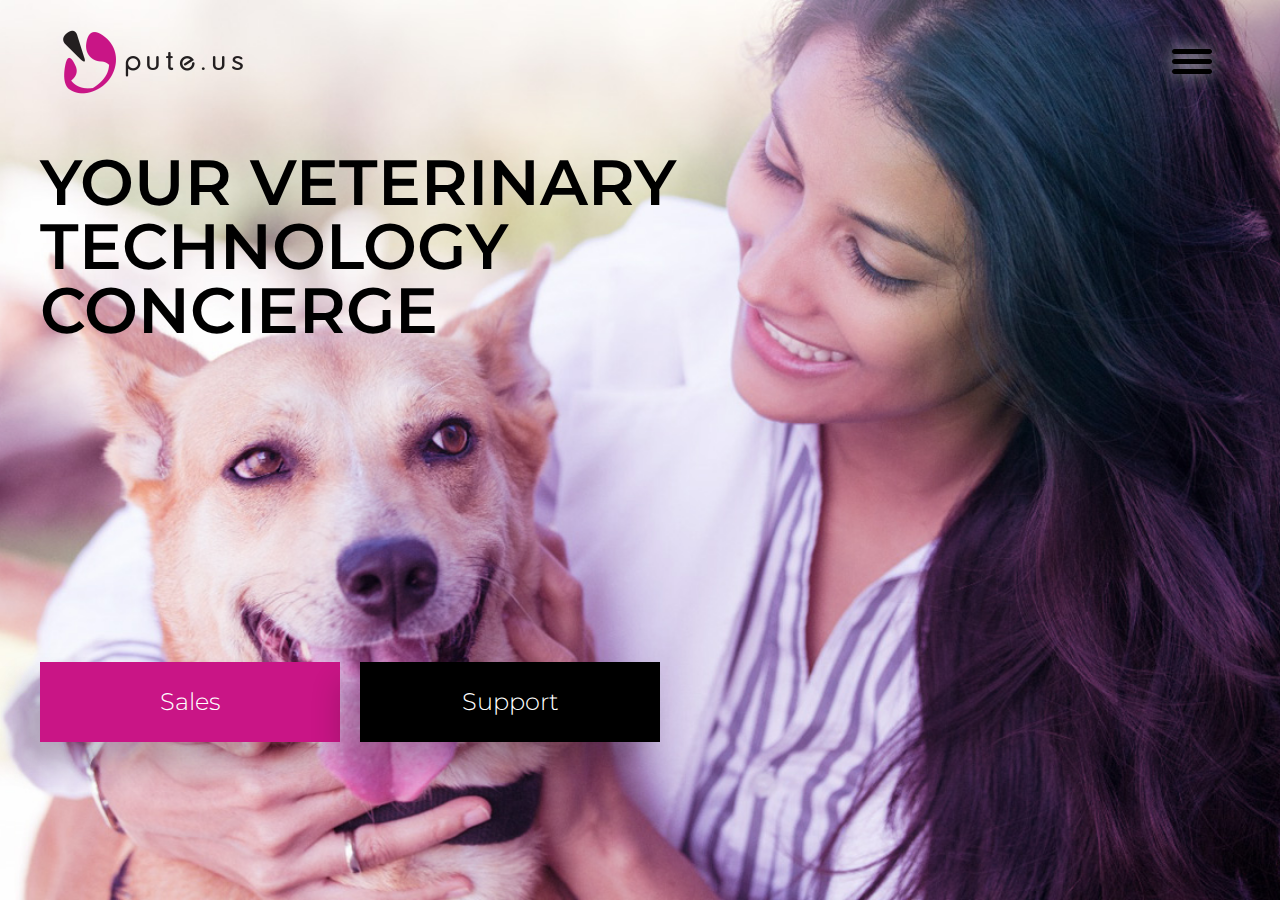
<file: index.html>
<!DOCTYPE html>
<html>
  <head>
    <meta charset="utf-8">
    <meta name="viewport" content="width=device-width, initial-scale=1">
    <title>Puteus | Home</title>

    <link rel="stylesheet" href="css/reset.css">
    <link rel="stylesheet" href="css/style.css">
    <link rel="stylesheet" href="css/font-awesome.css">
    
    <script type="text/javascript" src="js/main.js"></script>

  </head>
  <body id="home">

    <nav class="navigation clr" id="nav">
        <div class="logo fl">
            <a href="#"></a>
        </div><!--logo-->

        <div class="menu fr">
            <a href="#"></a>
        </div><!--menu-->
    </nav><!--nav-->

  <div id="app">
    <vue-loop :full="true" :horizontal="false">

    <header class="home item">



        <div class="wrapper">

            <div class="header-title">
                <h1>
                  your veterinary<br>
                  technology<br>
                  concierge
                </h1>
            </div><!--header-title-->

            <div class="header-buttons">
                <div class="sales">
                    <a class="btn pink" href="#">Sales</a>
                </div><!--sales-->

                <div class="btn-support">
                    <a class="btn black" href="#">Support</a>
                </div><!--support-->
            </div><!--header-buttons-->

      </div><!--wrapper-->
    </header><!--header-->




    <div class="item bg-pink">
      <div class="wrapper">

          <div class="veterinary">

              <h2>we make it easier</h2>
              <h4>FOR YOUR VETERINARY HOSPITAL TO CARE FOR ITS CLIENTS.</h4>

              <div class="h-line black center">
                <hr>
              </div>

              <p>Quality, clarity, attention to detail, ease-of-use, and prompt
                service are at the core of everything we do for the veterinary industry.
                If you run your hospital on a computer, then you need us.</p>

                <div class="vet-icons">
                    <ul>
                      <li>
                        <img src="images/it-icon.png" alt="it">
                        <h5>pute veterinary <br> it service</h5>
                        <a class="btn-plus" href="#"></a>
                      </li>

                      <li>
                        <img src="images/security-icon.png" alt="security">
                        <h5>VETSHIELD <br> HOSPITAL SECURITY</h5>
                        <a class="btn-plus" href="#"></a>
                      </li>

                      <li>
                        <img src="images/vault-icon.png" alt="vault">
                        <h5>9VAULT <br> PAPERLESS BACKUP</h5>
                        <a class="btn-plus" href="#"></a>
                      </li>
                    </ul>
                </div><!--vet-icons-->
          </div><!--veterinary-->
      </div><!--wrapper-->
    </div>

    <div class="item bg-white">
      <div class="printer">
          <div class="wrapper">
            <div class="printer-left">
                    <h3>save money with</h3>
                    <h2>
                      PUTE.US <br>
                      PRINTER <br>
                      PROGRAM
                    </h2>

                    <div class="h-line">
                      <hr class="hr-shadow">
                    </div>

                    <p>
                      Contact us to find out how we can save your business money by utilizing our printer program.
                      We can increase staff efficiency and eliminate the hardships that come along with a malfunctioning printer.
                    </p>

                    <a class="btn pink" href="#">Contact us</a>
            </div><!--printer-left-->
          </div><!--wrapper-->
      </div><!--printer-->
    </div>

    <div class="item bg-black">
      <div class="support">

          <div class="support-wrap">

              <h2>client's corner</h2>

              <div class="h-line">
                <hr>
              </div>

              <p>
                  Check on your current and past support tickets or get remote support. <br>
                  Click on the option you want below.
              </p>

              <div class="support-btns">
                  <a class="btn pink" href="#">Remote support</a>
                  <a class="btn white" href="#">Customer support</a>
              </div><!--support-btns-->

              <div class="support-logo">
                  <img src="images/support-logo.png" alt="supp logo">
              </div><!--support-logo-->
          </div><!--support-wrap-->
      </div><!--support-->
    </div>

    <div class="item bg-white">
      <div class="blog">
        <div class="wrapper">

            <div class="blog-title">
              <h2>latest in blog</h2>
            </div><!--blog-title-->

            <div class="h-line">
              <hr class="hr-shadow">
            </div>

            <div class="blog-posts">
                <ul>
                  <li>
                      <div class="blog-title">
                          <h3>AN OVERVIEW OF CAT BLADDER STONES</h3>
                      </div><!--blog-title-->

                      <div class="blog-text">
                          <p>
                            Cats are creatures of habit, and so, when your cat starts to act a bit
                            abnormally there may be cause for some concern. If you have a cat that
                            is usually passive and are starting to see an aggressive side, especially
                            when he/she visits the litter box, it may be bladder stones. <a href="#">Read on ...</a>
                          </p>
                      </div><!--blog-text-->
                  </li>

                  <li>
                      <div class="blog-title">
                          <h3>WHY PROPER GROOMING IS ESSENTIAL TO YOUR PET’S HEALTH</h3>
                      </div><!--blog-title-->

                      <div class="blog-text">
                          <p>
                            CWhen it comes to our pets, we want to ensure that they live long and happy lives.
                            It is for this reason that we buy the pet beds, the best food available, and actively
                            engage in games and interactive activities with our pets. All of these are crucial to
                            your pet’s overall health. <a href="#">Read on ...</a>
                          </p>
                      </div><!--blog-text-->
                  </li>

                  <li>
                      <div class="blog-title">
                          <h3>4 OUTDOOR ACTIVITIES THAT YOU AND YOUR PET CAN DO TOGETHER</h3>
                      </div><!--blog-title-->

                      <div class="blog-text">
                          <p>
                            If you have a pet, then you understand that they sometimes go beyond the “man’s best friend”
                            status and become part of the family. As such, you want to include them in your daily life,
                            but finding activities in which all can participate may be a bit challenging. <a href="#">Read on ...</a>
                          </p>
                      </div><!--blog-text-->
                  </li>
                </ul>

                <div class="read-blog">
                  <a class="btn pink" href="#">Read blog</a>
                </div><!--read-blog-->

            </div><!--blog-posts-->

        </div>
      </div><!--blog-->

    </div><!--home-->


    <div class="footer item bg-black">
      <div class="wrapper">

          <div class="footer-top">
              <ul class="clr">
                <li class="contact">
                    <h3>How to find us?</h3>

                    <ul>
                      <li>
                          <p class="location">
                            301 West Platt Street #59 <br>
                            Tampa, Florida 33606

                            <a class="btn pink" href="#">Show on map</a>
                          </p>
                      </li>

                      <li>
                          <p class="phone">888.455.7883</p>
                      </li>

                      <li>
                          <p class="fax">813.464.8132</p>
                      </li>

                      <li>
                          <p class="email"><a href="#">help@putefix.com</a></p>
                      </li>

                    </ul>
                </li><!--contact-->

                <li class="subscribe">
                    <h3>Stay up to date</h3>

                    <input type="text" name="name" placeholder="Name">

                    <input type="text" name="email" placeholder="Email">

                    <button type="submit" name="button">Subscribe to newsletter</button>
                </li><!--subscribe-->

                <li class="connect">
                    <h3>Connect</h3>

                    <a class="socials" href="#">
                        <i class="fa fa-facebook" aria-hidden="true"></i>
                    </a>
                    <a class="socials" href="#">
                        <i class="fa fa-twitter" aria-hidden="true"></i>
                    </a>

                    <p>
                      Contact our crew with questions, comments or just to have a coffee or beer. We’d love to hang out.
                    </p>

                    <a class="btn white" href="#">Contact us</a>
                </li><!--connect-->
              </ul>
          </div><!--footer-top-->

          <div class="footer-bottom">
              <h3>Our partners</h3>

              <ul>
                <li>
                  <a href="#"><img src="images/authorize.png" alt="authorize"></a>
                </li>

                <li>
                  <a href="#"><img src="images/avg.png" alt="avg"></a>
                </li>

                <li>
                  <a href="#"><img src="images/dell.png" alt="dell"></a>
                </li>

                <li>
                  <a href="#"><img src="images/pnc.png" alt="pnc"></a>
                </li>
              </ul>
          </div><!--footer-bottom-->

      </div><!--wrapper-->

      <div class="copyright">
          <p>©</p>
      </div><!--copyright-->

    </div>

  </vue-loop>
</div><!--#app-->

<script src="js/app.js"></script>

  </body>
</html>
</file>
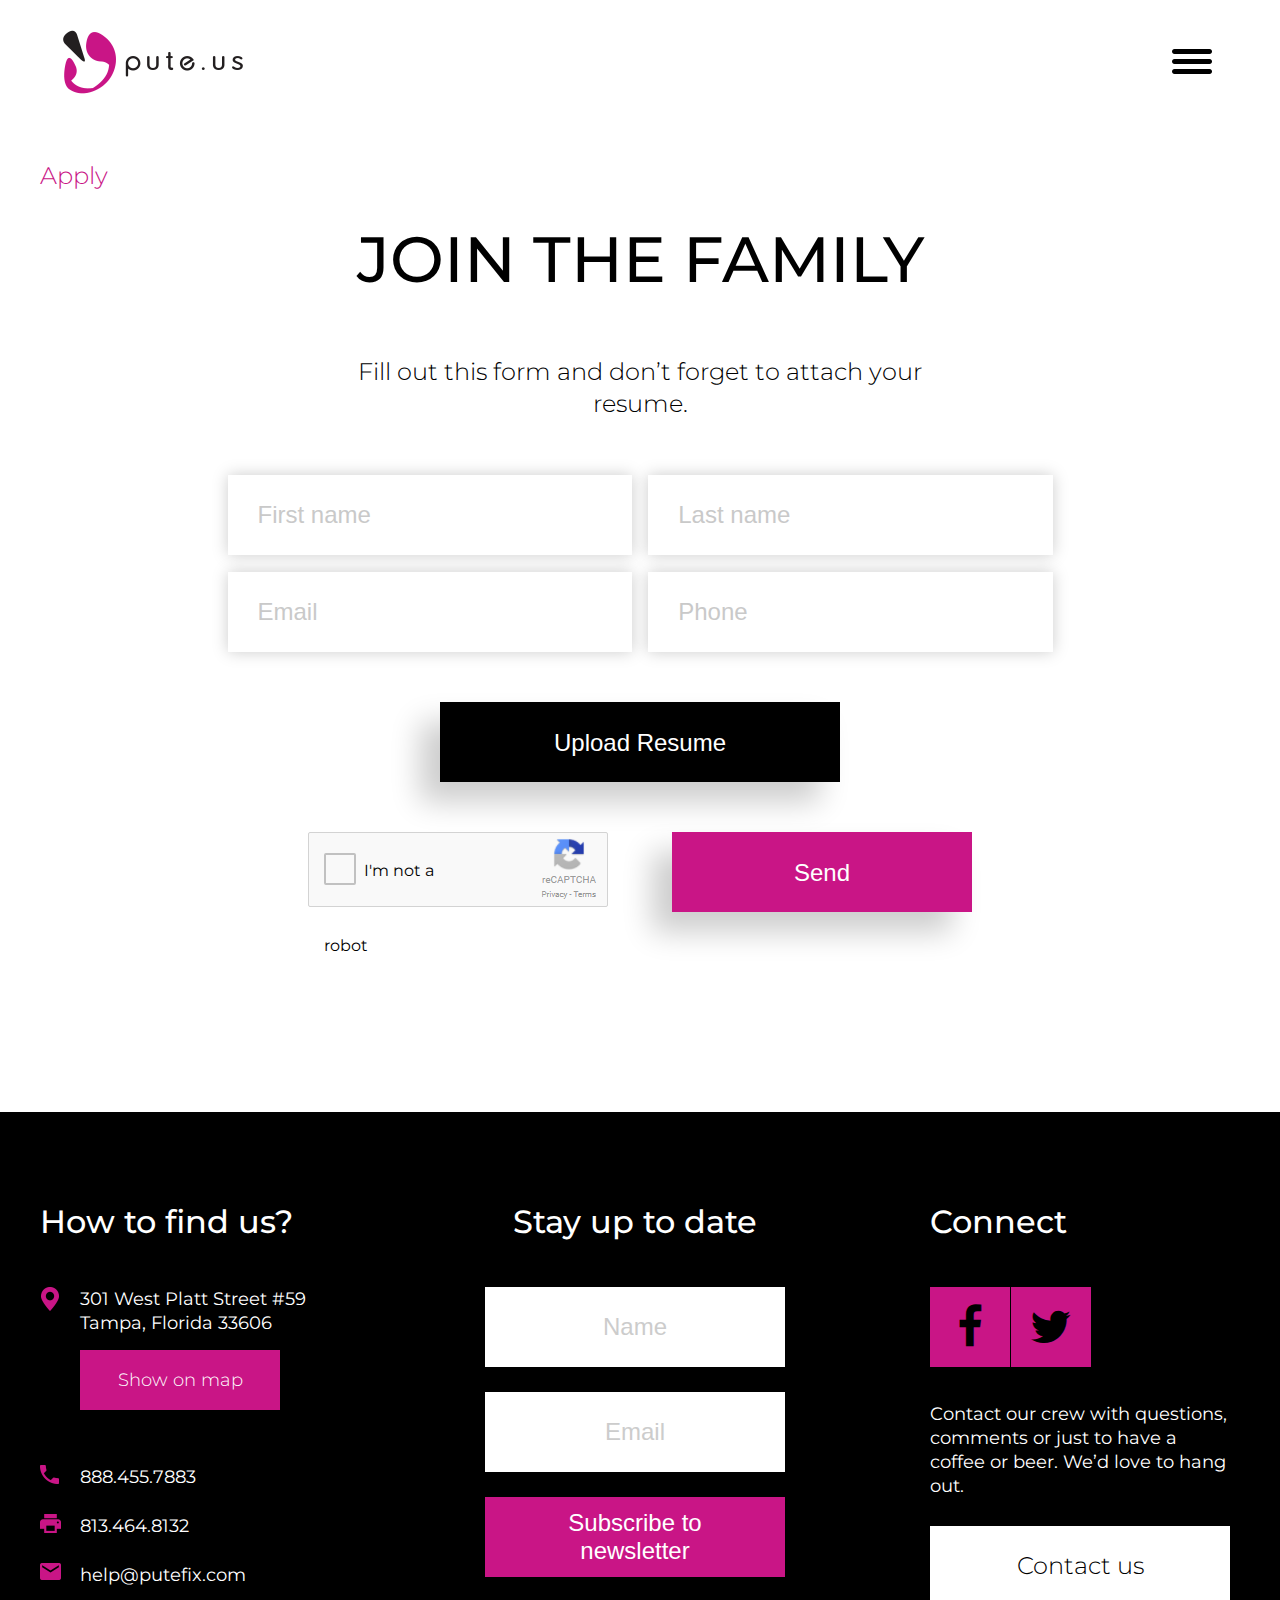
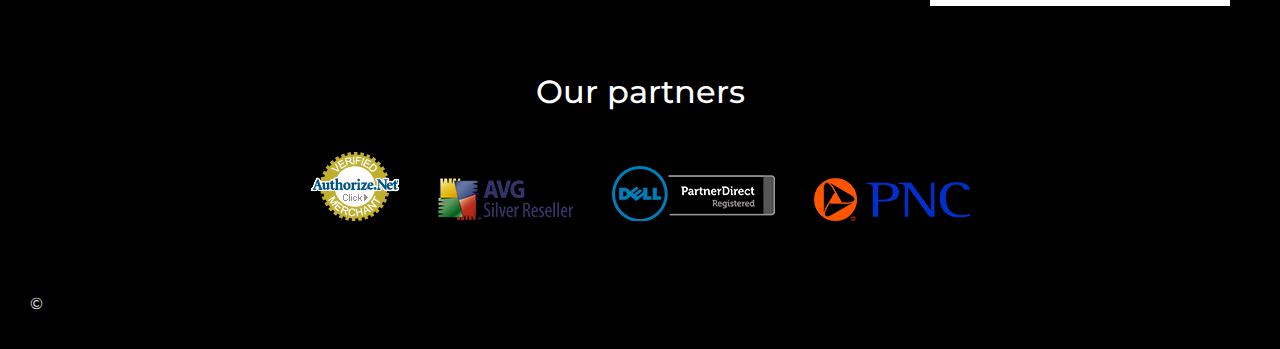
<file: 07_puteus_apply.html>
<!DOCTYPE html>
<html>
  <head>
    <meta charset="utf-8">
    <meta name="viewport" content="width=device-width, initial-scale=1">
    <title>Puteus | Services</title>

    <link rel="stylesheet" href="css/reset.css">
    <link rel="stylesheet" href="css/style.css">
    <link rel="stylesheet" href="css/font-awesome.css">

    <script type="text/javascript" src="js/main.js"></script>
    <script src="https://code.jquery.com/jquery-3.3.1.min.js" integrity="sha256-FgpCb/KJQlLNfOu91ta32o/NMZxltwRo8QtmkMRdAu8=" crossorigin="anonymous"></script>

  </head>
  <body>

    <header>
        <nav class="navigation clr" id="nav">
            <div class="logo fl">
                <a href="#"></a>
            </div><!--logo-->

            <div class="menu fr">
                <a href="#"></a>
            </div><!--menu-->
        </nav><!--nav-->
    </header><!--header-->




    <div class="apply">
      <div class="wrapper">

          <h2 class="page-title">Apply</h2>

          <div class="join">
              <h1>JOIN THE FAMILY</h1>
              <p>Fill out this form and don’t forget to attach your resume.</p>

              <div class="join-form">
                  <form class="" action="index.html" method="post">
                      <ul>
                        <li class="clr">
                            <input class="fl" type="text" placeholder="First name">
                            <input class="fr" type="text" placeholder="Last name">
                        </li>

                        <li class="clr">
                            <input class="fl" type="email" placeholder="Email">
                            <input class="fr" type="number" placeholder="Phone">
                        </li>
                      </ul>
                  </form>
              </div><!--join form-->

              <div class="resume-btn">
                  <button type="button" class="btn black" name="button">Upload Resume</button>
              </div><!--resume-btn-->

              <div class="send-problem">
                  <div class="not-robot">
                      <div class="not-robot-inner robot-left">
                          <input type="checkbox" id="not-robot">
                          <label for="not-robot">I'm not a robot</label>
                      </div><!--not-robot-inner-->

                      <div class="not-robot-inner robot-right">
                          <img src="images/not-robot.png" alt="not robot">
                      </div><!--not-robot-inner-->
                  </div><!--not-robot-->

                  <button class="btn bg-pink" type="button" name="button">Send</button>
              </div><!--send-problem-->
          </div><!--join-->

      </div><!--wrapper-->
    </div><!--apply-->




    <div class="footer">
    <div class="wrapper">

        <div class="footer-top">
            <ul class="clr">
              <li class="contact">
                  <h3>How to find us?</h3>

                  <ul>
                    <li>
                        <p class="location">
                          301 West Platt Street #59 <br>
                          Tampa, Florida 33606

                          <a class="btn pink" href="#">Show on map</a>
                        </p>
                    </li>

                    <li>
                        <p class="phone">888.455.7883</p>
                    </li>

                    <li>
                        <p class="fax">813.464.8132</p>
                    </li>

                    <li>
                        <p class="email"><a href="#">help@putefix.com</a></p>
                    </li>

                  </ul>
              </li><!--contact-->

              <li class="subscribe">
                  <h3>Stay up to date</h3>

                  <input type="text" name="name" placeholder="Name">

                  <input type="text" name="email" placeholder="Email">

                  <button type="submit" name="button">Subscribe to newsletter</button>
              </li><!--subscribe-->

              <li class="connect">
                  <h3>Connect</h3>

                  <a class="socials" href="#">
                      <i class="fa fa-facebook" aria-hidden="true"></i>
                  </a>
                  <a class="socials" href="#">
                      <i class="fa fa-twitter" aria-hidden="true"></i>
                  </a>

                  <p>
                    Contact our crew with questions, comments or just to have a coffee or beer. We’d love to hang out.
                  </p>

                  <a class="btn white" href="#">Contact us</a>
              </li><!--connect-->
            </ul>
        </div><!--footer-top-->

        <div class="footer-bottom">
            <h3>Our partners</h3>

            <ul>
              <li>
                <a href="#"><img src="images/authorize.png" alt="authorize"></a>
              </li>

              <li>
                <a href="#"><img src="images/avg.png" alt="avg"></a>
              </li>

              <li>
                <a href="#"><img src="images/dell.png" alt="dell"></a>
              </li>

              <li>
                <a href="#"><img src="images/pnc.png" alt="pnc"></a>
              </li>
            </ul>
        </div><!--footer-bottom-->

      </div><!--wrapper-->

      <div class="copyright">
          <p>©</p>
      </div><!--copyright-->

    </div><!--footer-->


    <script type="text/javascript" src="js/main.js"></script>

  </body>
</html>
</file>
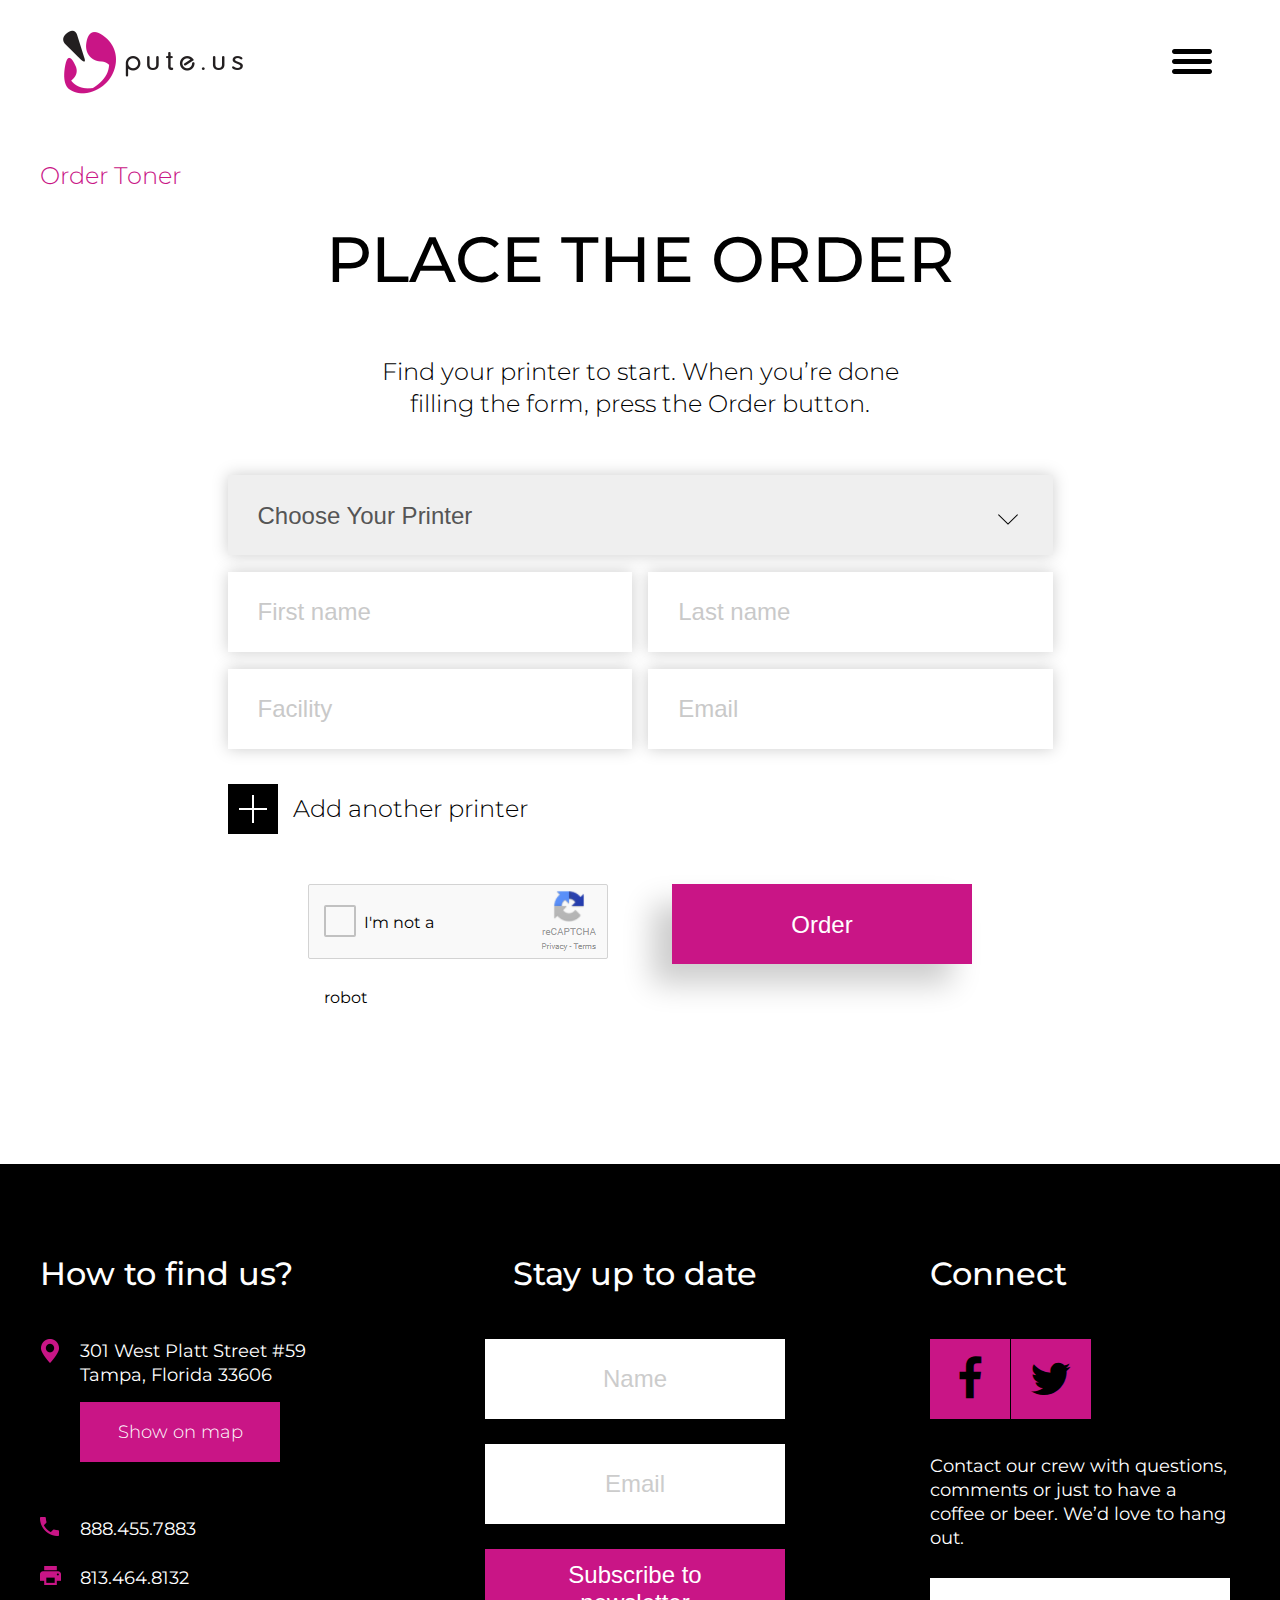
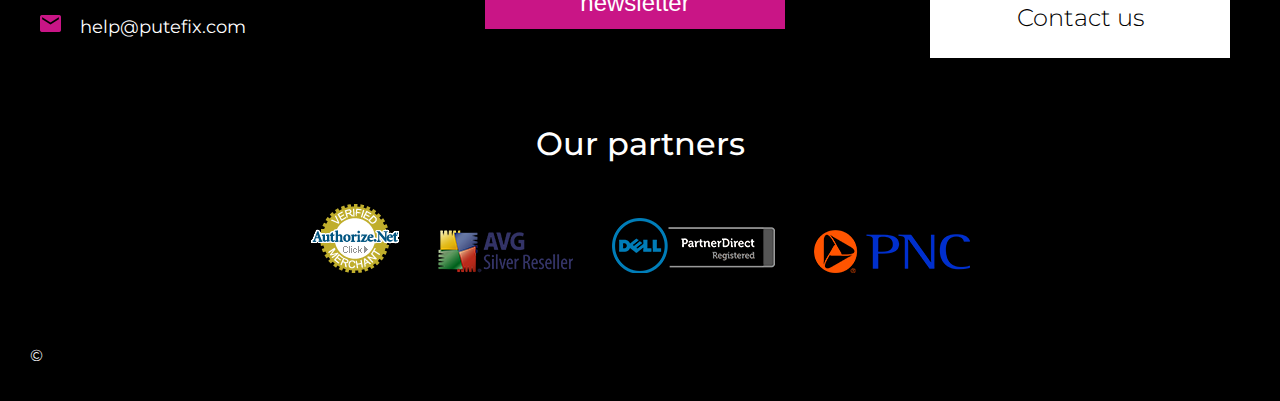
<file: 08_puteus_ordertoner.html>
<!DOCTYPE html>
<html>
  <head>
    <meta charset="utf-8">
    <meta name="viewport" content="width=device-width, initial-scale=1">
    <title>Puteus | Services</title>

    <link rel="stylesheet" href="css/reset.css">
    <link rel="stylesheet" href="css/style.css">
    <link rel="stylesheet" href="css/font-awesome.css">

    <script type="text/javascript" src="js/main.js"></script>
    <script src="https://code.jquery.com/jquery-3.3.1.min.js" integrity="sha256-FgpCb/KJQlLNfOu91ta32o/NMZxltwRo8QtmkMRdAu8=" crossorigin="anonymous"></script>

  </head>
  <body>

    <header>
        <nav class="navigation clr" id="nav">
            <div class="logo fl">
                <a href="#"></a>
            </div><!--logo-->

            <div class="menu fr">
                <a href="#"></a>
            </div><!--menu-->
        </nav><!--nav-->
    </header><!--header-->




    <div class="apply">
      <div class="wrapper">

          <h2 class="page-title">Order Toner</h2>

          <div class="join">
              <h1>PLACE THE ORDER</h1>
              <p>Find your printer to start. When you’re done filling the form, press the Order button.</p>

              <div class="join-form">
                  <form class="" action="index.html" method="post">
                      <ul>
                        <li class="select-arr">
                            <select class="" name="">
                              <option selected disabled>Choose Your Printer</option>
                            </select>
                        </li>
                        <li class="clr">
                            <input class="fl" type="text" placeholder="First name">
                            <input class="fr" type="text" placeholder="Last name">
                        </li>

                        <li class="clr">
                            <input class="fl" type="text" placeholder="Facility">
                            <input class="fr" type="email" placeholder="Email">
                        </li>
                      </ul>
                  </form>

                  <div class="add-printer">
                      <a class="add-printer-btn" href="#"></a>
                      <span> <a href="#"> Add another printer </a> </span>
                  </div><!--add-printer-btn-->
              </div><!--join form-->

              <div class="send-problem">
                  <div class="not-robot">
                      <div class="not-robot-inner robot-left">
                          <input type="checkbox" id="not-robot">
                          <label for="not-robot">I'm not a robot</label>
                      </div><!--not-robot-inner-->

                      <div class="not-robot-inner robot-right">
                          <img src="images/not-robot.png" alt="not robot">
                      </div><!--not-robot-inner-->
                  </div><!--not-robot-->

                  <button class="btn bg-pink" type="button" name="button">Order</button>
              </div><!--send-problem-->
          </div><!--join-->

      </div><!--wrapper-->
    </div><!--apply-->




    <div class="footer">
    <div class="wrapper">

        <div class="footer-top">
            <ul class="clr">
              <li class="contact">
                  <h3>How to find us?</h3>

                  <ul>
                    <li>
                        <p class="location">
                          301 West Platt Street #59 <br>
                          Tampa, Florida 33606

                          <a class="btn pink" href="#">Show on map</a>
                        </p>
                    </li>

                    <li>
                        <p class="phone">888.455.7883</p>
                    </li>

                    <li>
                        <p class="fax">813.464.8132</p>
                    </li>

                    <li>
                        <p class="email"><a href="#">help@putefix.com</a></p>
                    </li>

                  </ul>
              </li><!--contact-->

              <li class="subscribe">
                  <h3>Stay up to date</h3>

                  <input type="text" name="name" placeholder="Name">

                  <input type="text" name="email" placeholder="Email">

                  <button type="submit" name="button">Subscribe to newsletter</button>
              </li><!--subscribe-->

              <li class="connect">
                  <h3>Connect</h3>

                  <a class="socials" href="#">
                      <i class="fa fa-facebook" aria-hidden="true"></i>
                  </a>
                  <a class="socials" href="#">
                      <i class="fa fa-twitter" aria-hidden="true"></i>
                  </a>

                  <p>
                    Contact our crew with questions, comments or just to have a coffee or beer. We’d love to hang out.
                  </p>

                  <a class="btn white" href="#">Contact us</a>
              </li><!--connect-->
            </ul>
        </div><!--footer-top-->

        <div class="footer-bottom">
            <h3>Our partners</h3>

            <ul>
              <li>
                <a href="#"><img src="images/authorize.png" alt="authorize"></a>
              </li>

              <li>
                <a href="#"><img src="images/avg.png" alt="avg"></a>
              </li>

              <li>
                <a href="#"><img src="images/dell.png" alt="dell"></a>
              </li>

              <li>
                <a href="#"><img src="images/pnc.png" alt="pnc"></a>
              </li>
            </ul>
        </div><!--footer-bottom-->

      </div><!--wrapper-->

      <div class="copyright">
          <p>©</p>
      </div><!--copyright-->

    </div><!--footer-->


    <script type="text/javascript" src="js/main.js"></script>

  </body>
</html>
</file>
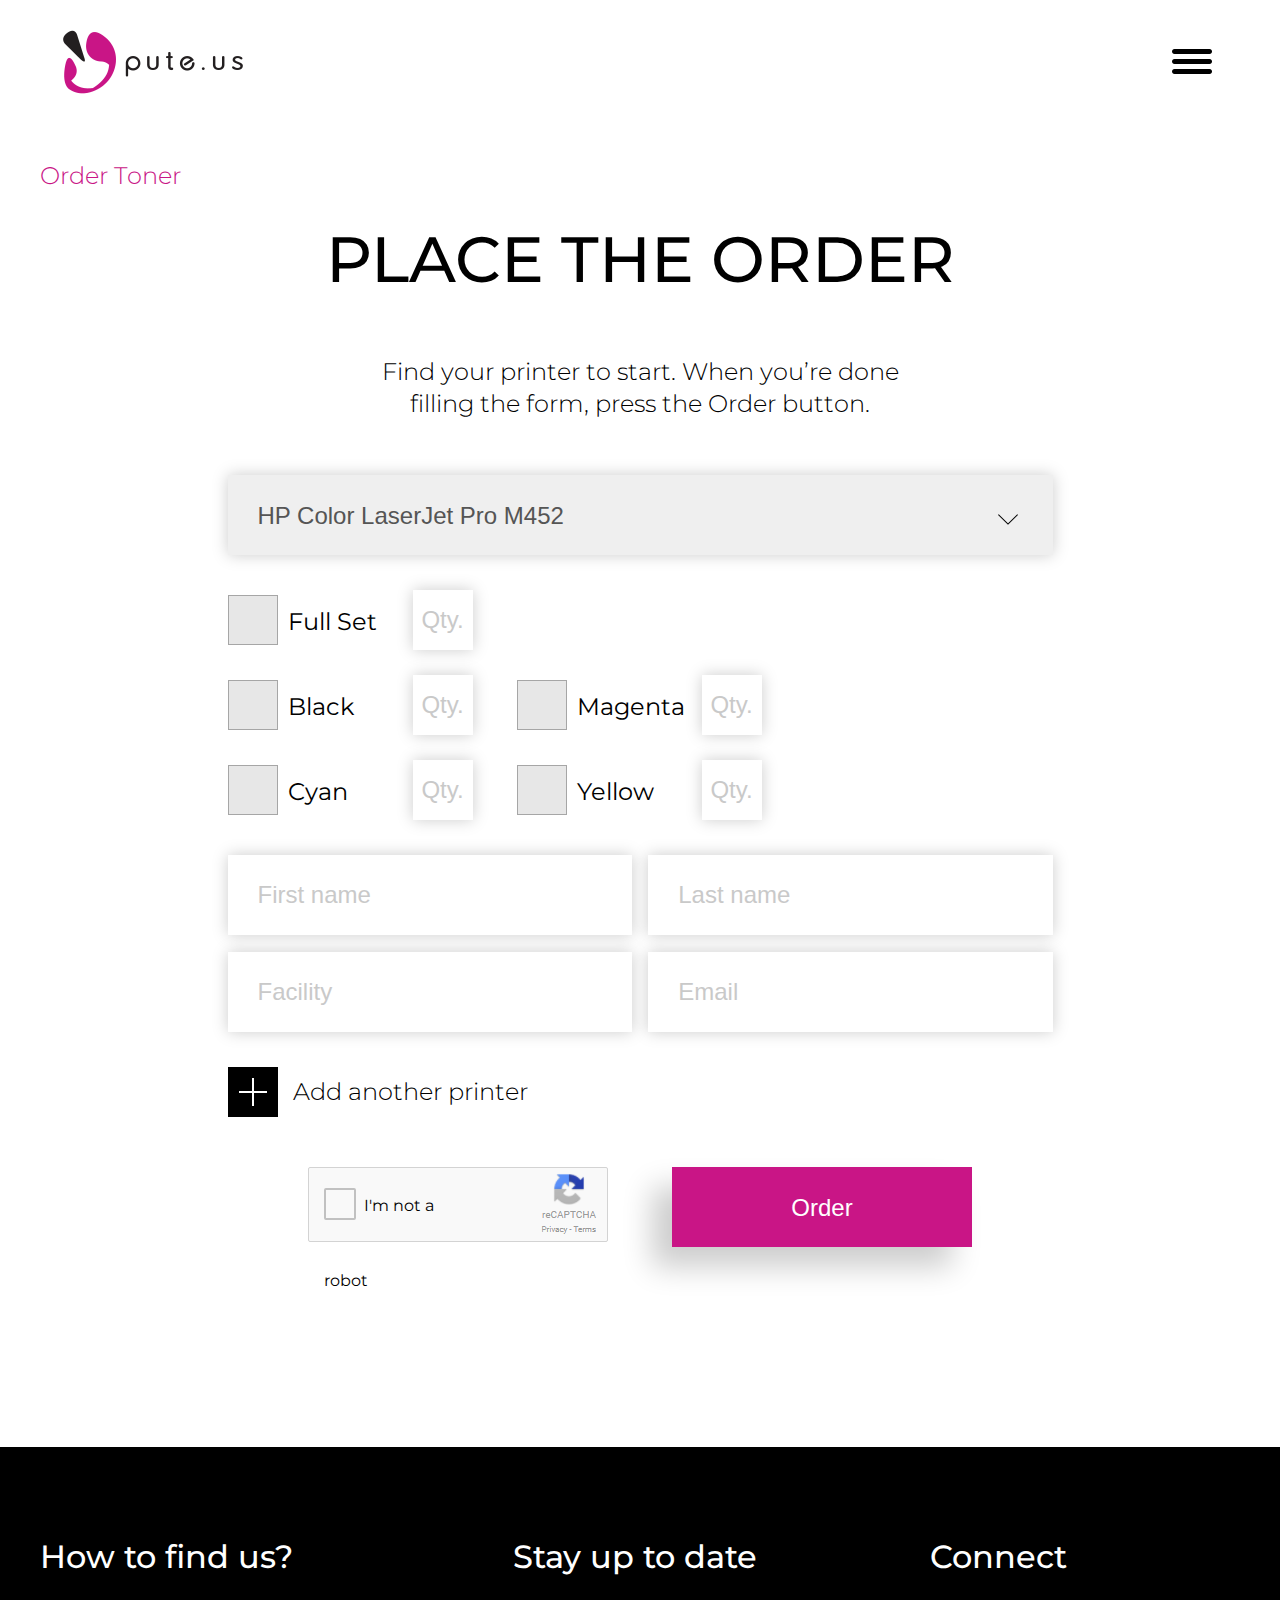
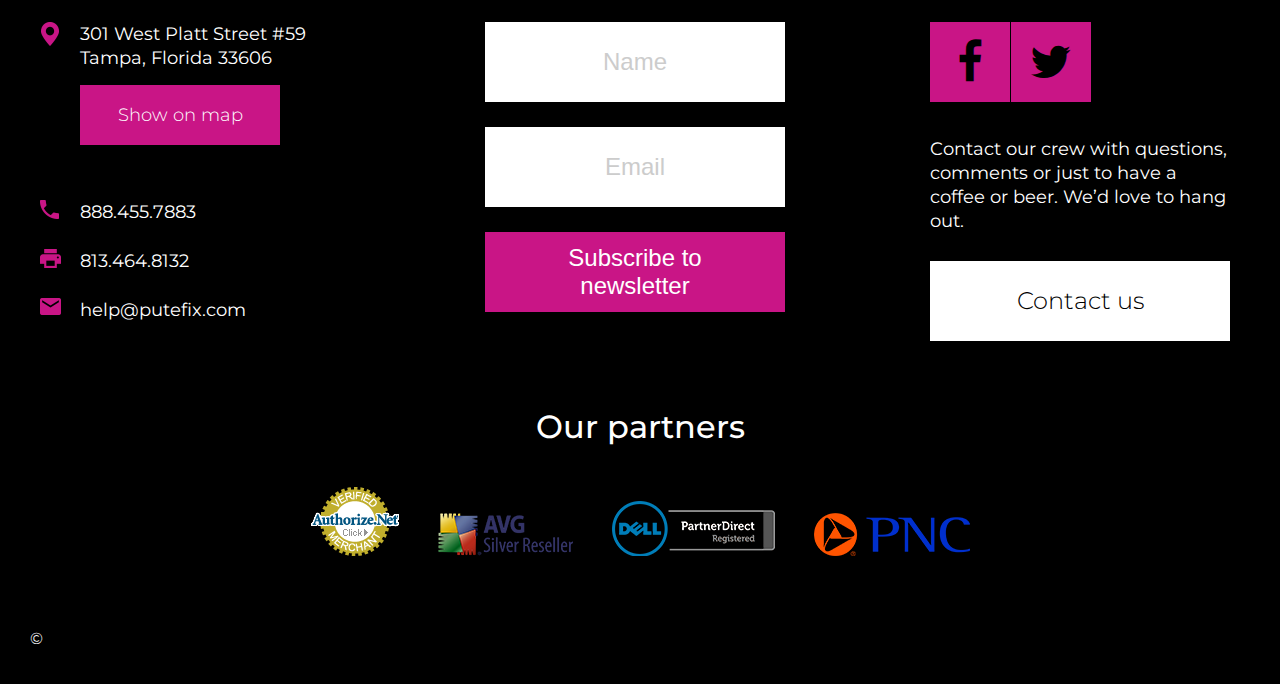
<file: 08_puteus_ordertoner_selection.html>
<!DOCTYPE html>
<html>
  <head>
    <meta charset="utf-8">
    <meta name="viewport" content="width=device-width, initial-scale=1">
    <title>Puteus | Services</title>

    <link rel="stylesheet" href="css/reset.css">
    <link rel="stylesheet" href="css/style.css">
    <link rel="stylesheet" href="css/font-awesome.css">

    <script type="text/javascript" src="js/main.js"></script>
    <script src="https://code.jquery.com/jquery-3.3.1.min.js" integrity="sha256-FgpCb/KJQlLNfOu91ta32o/NMZxltwRo8QtmkMRdAu8=" crossorigin="anonymous"></script>

  </head>
  <body>

    <header>
        <nav class="navigation clr" id="nav">
            <div class="logo fl">
                <a href="#"></a>
            </div><!--logo-->

            <div class="menu fr">
                <a href="#"></a>
            </div><!--menu-->
        </nav><!--nav-->
    </header><!--header-->




    <div class="apply">
      <div class="wrapper">

          <h2 class="page-title">Order Toner</h2>

          <div class="join">
              <h1>PLACE THE ORDER</h1>
              <p>Find your printer to start. When you’re done filling the form, press the Order button.</p>

              <div class="join-form">
                  <form class="" action="index.html" method="post">
                      <ul>
                        <li class="select-arr">
                            <select class="" name="">
                              <option disabled>Choose Your Printer</option>
                              <option selected>HP Color LaserJet Pro M452</option>
                            </select>
                        </li>
                        <li class="order-pick">
                            <div class="pick-col-col">
                                <div class="pick-col-wrap clr">
                                    <input type="checkbox" id="full-set" name="" value="">
                                    <label for="full-set">Full Set</label>
                                    <input type="number" name="" value="" placeholder="Qty.">
                                </div><!--pick-col-wrap-->
                            </div><!--pick-col-col-->

                            <div class="pick-col-col">
                                <div class="pick-col-wrap marg clr">
                                    <input type="checkbox" id="black" name="" value="">
                                    <label for="black">Black</label>
                                    <input type="number" name="" value="" placeholder="Qty.">
                                </div><!--pick-col-wrap-->

                                <div class="pick-col-wrap clr">
                                    <input type="checkbox" id="magenta" name="" value="">
                                    <label for="magenta">Magenta</label>
                                    <input type="number" name="" value="" placeholder="Qty.">
                                </div><!--pick-col-wrap-->
                            </div><!--pick-col-col-->

                            <div class="pick-col-col">
                                <div class="pick-col-wrap marg clr">
                                    <input type="checkbox" id="cyan" name="" value="">
                                    <label for="cyan">Cyan</label>
                                    <input type="number" name="" value="" placeholder="Qty.">
                                </div><!--pick-col-wrap-->

                                <div class="pick-col-wrap clr">
                                    <input type="checkbox" id="yellow" name="" value="">
                                    <label for="yellow">Yellow</label>
                                    <input type="number" name="" value="" placeholder="Qty.">
                                </div><!--pick-col-wrap-->
                            </div><!--pick-col-col-->
                        </li>
                        <li class="clr">
                            <input class="fl" type="text" placeholder="First name">
                            <input class="fr" type="text" placeholder="Last name">
                        </li>

                        <li class="clr">
                            <input class="fl" type="text" placeholder="Facility">
                            <input class="fr" type="email" placeholder="Email">
                        </li>
                      </ul>
                  </form>

                  <div class="add-printer">
                      <a class="add-printer-btn" href="#"></a>
                      <span> <a href="#"> Add another printer </a> </span>
                  </div><!--add-printer-btn-->
              </div><!--join form-->

              <div class="send-problem">
                  <div class="not-robot">
                      <div class="not-robot-inner robot-left">
                          <input type="checkbox" id="not-robot">
                          <label for="not-robot">I'm not a robot</label>
                      </div><!--not-robot-inner-->

                      <div class="not-robot-inner robot-right">
                          <img src="images/not-robot.png" alt="not robot">
                      </div><!--not-robot-inner-->
                  </div><!--not-robot-->

                  <button class="btn bg-pink" type="button" name="button">Order</button>
              </div><!--send-problem-->
          </div><!--join-->

      </div><!--wrapper-->
    </div><!--apply-->




    <div class="footer">
    <div class="wrapper">

        <div class="footer-top">
            <ul class="clr">
              <li class="contact">
                  <h3>How to find us?</h3>

                  <ul>
                    <li>
                        <p class="location">
                          301 West Platt Street #59 <br>
                          Tampa, Florida 33606

                          <a class="btn pink" href="#">Show on map</a>
                        </p>
                    </li>

                    <li>
                        <p class="phone">888.455.7883</p>
                    </li>

                    <li>
                        <p class="fax">813.464.8132</p>
                    </li>

                    <li>
                        <p class="email"><a href="#">help@putefix.com</a></p>
                    </li>

                  </ul>
              </li><!--contact-->

              <li class="subscribe">
                  <h3>Stay up to date</h3>

                  <input type="text" name="name" placeholder="Name">

                  <input type="text" name="email" placeholder="Email">

                  <button type="submit" name="button">Subscribe to newsletter</button>
              </li><!--subscribe-->

              <li class="connect">
                  <h3>Connect</h3>

                  <a class="socials" href="#">
                      <i class="fa fa-facebook" aria-hidden="true"></i>
                  </a>
                  <a class="socials" href="#">
                      <i class="fa fa-twitter" aria-hidden="true"></i>
                  </a>

                  <p>
                    Contact our crew with questions, comments or just to have a coffee or beer. We’d love to hang out.
                  </p>

                  <a class="btn white" href="#">Contact us</a>
              </li><!--connect-->
            </ul>
        </div><!--footer-top-->

        <div class="footer-bottom">
            <h3>Our partners</h3>

            <ul>
              <li>
                <a href="#"><img src="images/authorize.png" alt="authorize"></a>
              </li>

              <li>
                <a href="#"><img src="images/avg.png" alt="avg"></a>
              </li>

              <li>
                <a href="#"><img src="images/dell.png" alt="dell"></a>
              </li>

              <li>
                <a href="#"><img src="images/pnc.png" alt="pnc"></a>
              </li>
            </ul>
        </div><!--footer-bottom-->

      </div><!--wrapper-->

      <div class="copyright">
          <p>©</p>
      </div><!--copyright-->

    </div><!--footer-->


    <script type="text/javascript" src="js/main.js"></script>

  </body>
</html>
</file>
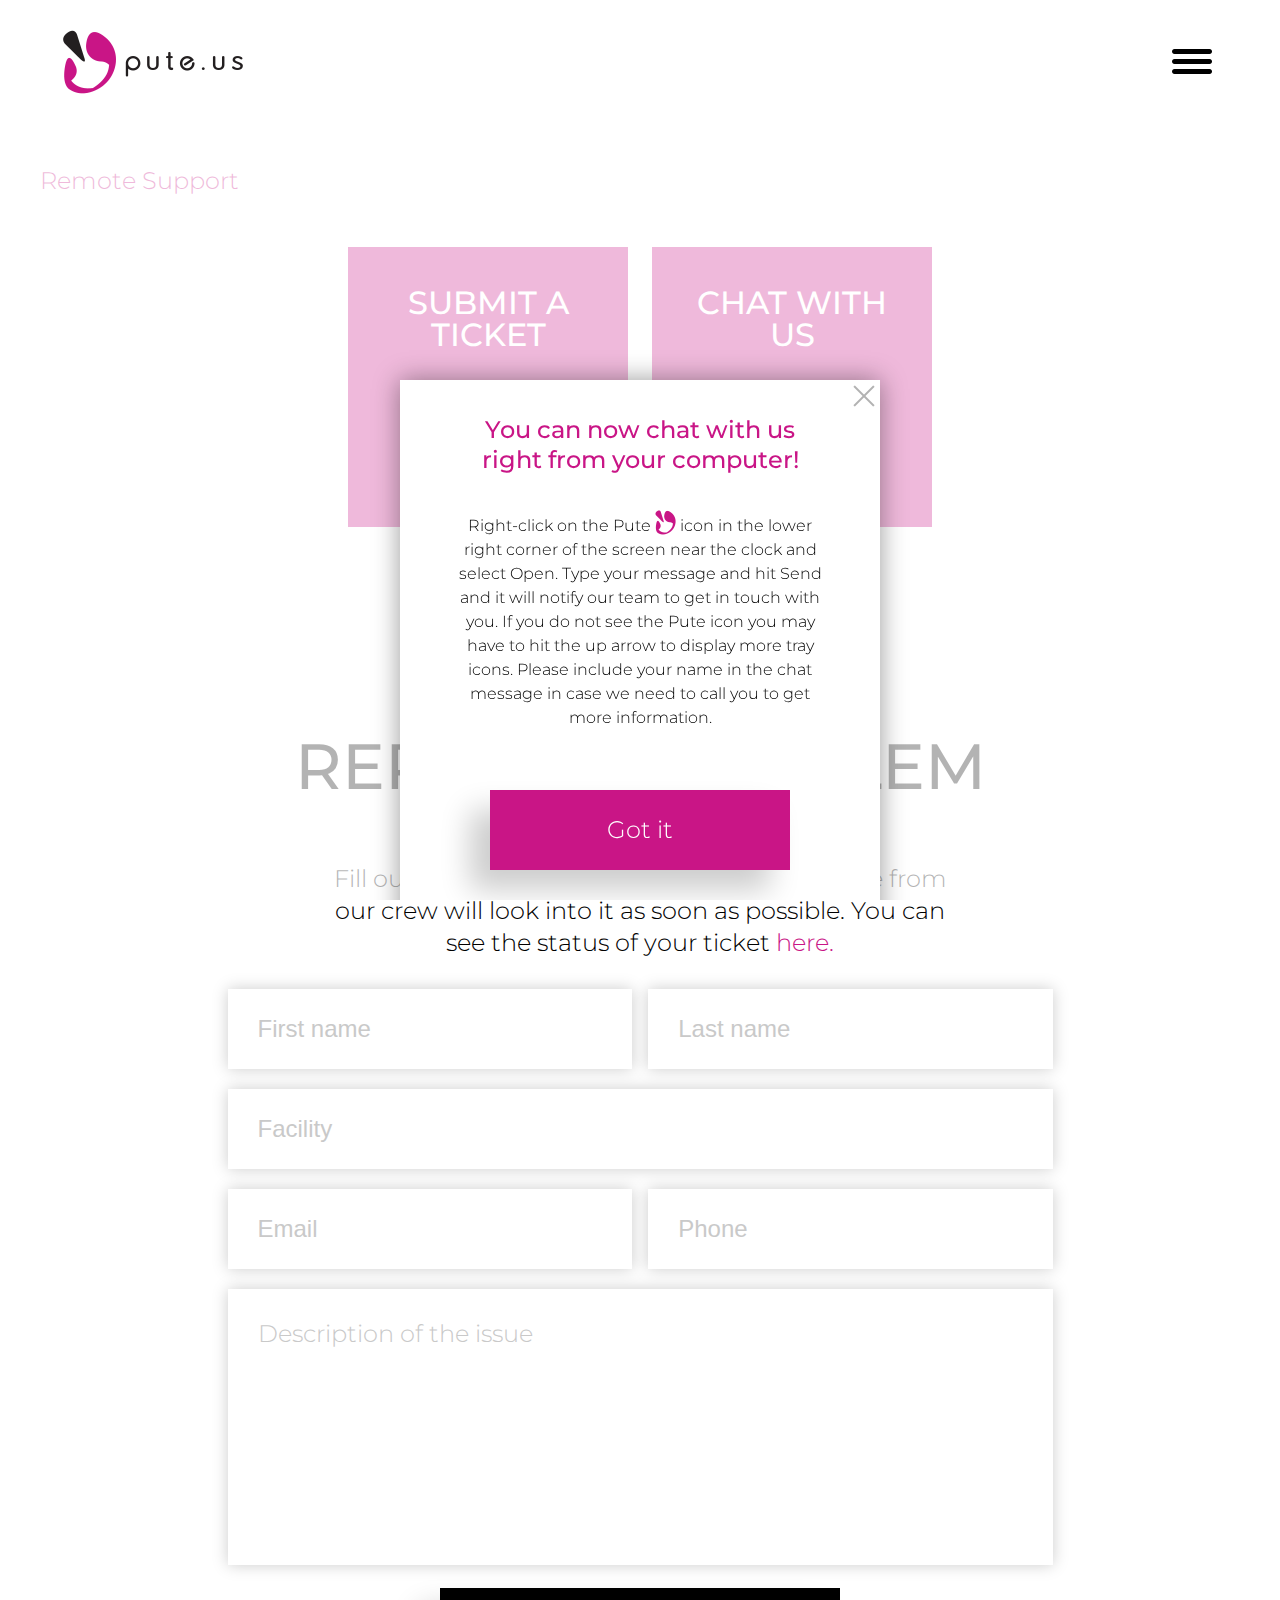
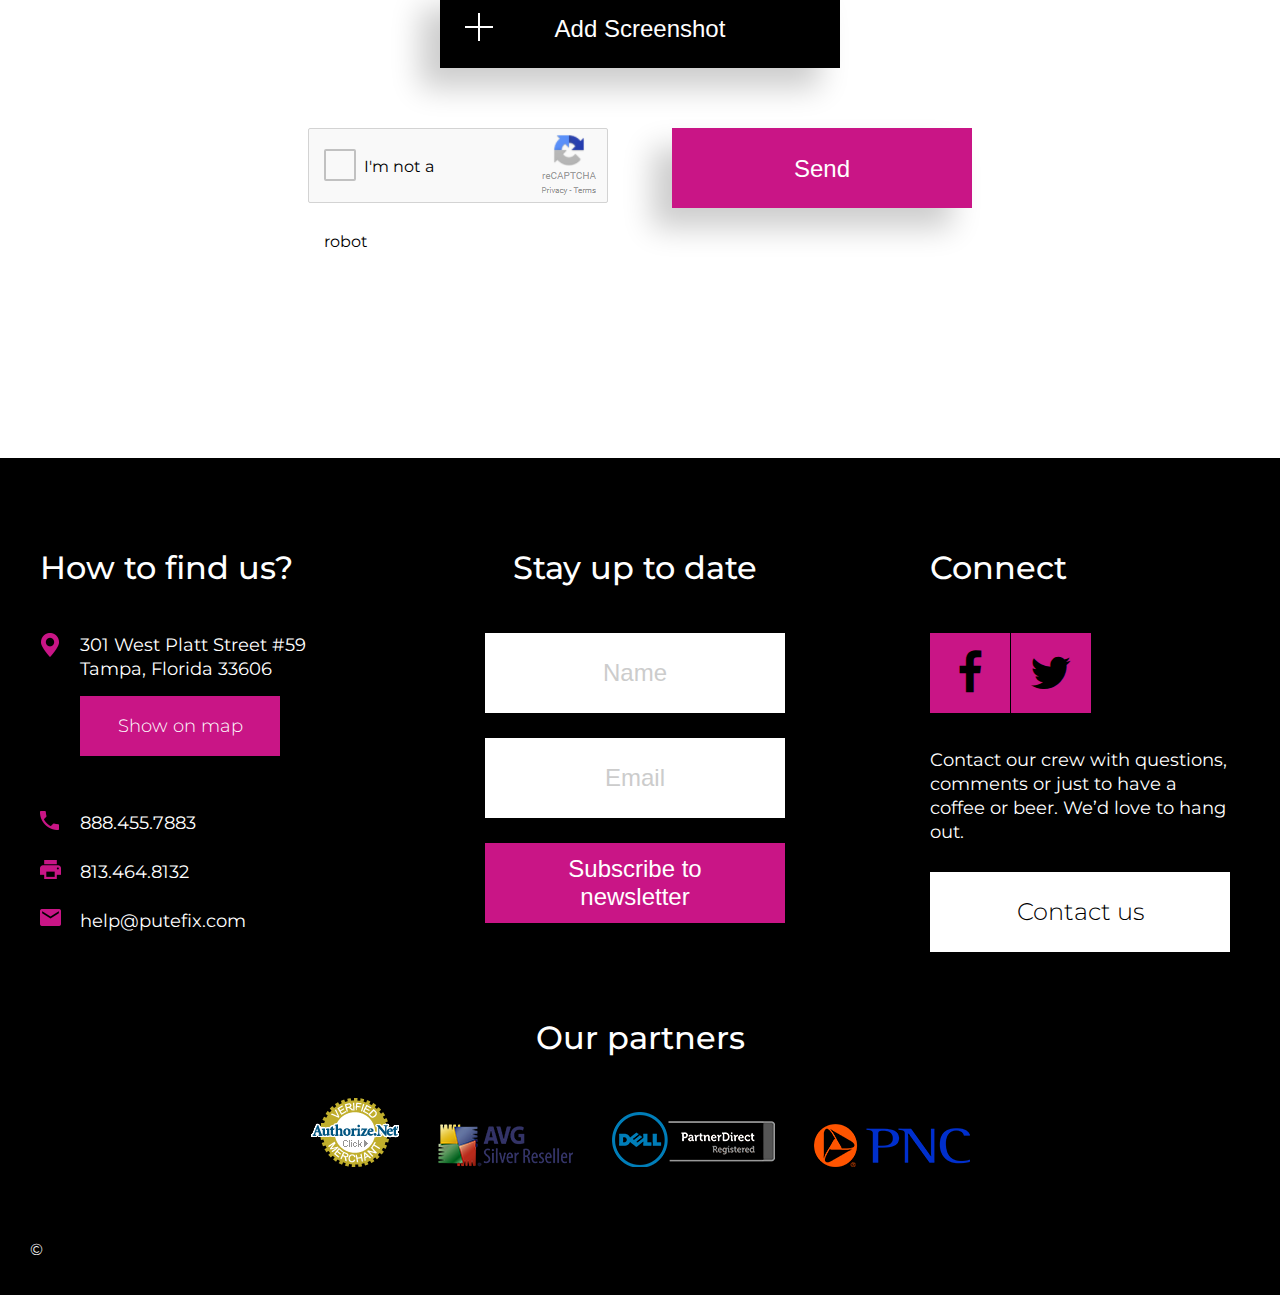
<file: 09_puteus_remotesupport.html>
<!DOCTYPE html>
<html>
  <head>
    <meta charset="utf-8">
    <meta name="viewport" content="width=device-width, initial-scale=1">
    <title>Puteus | Services</title>

    <link rel="stylesheet" href="css/reset.css">
    <link rel="stylesheet" href="css/style.css">
    <link rel="stylesheet" href="css/font-awesome.css">

    <script type="text/javascript" src="js/main.js"></script>
    <script src="https://code.jquery.com/jquery-3.3.1.min.js" integrity="sha256-FgpCb/KJQlLNfOu91ta32o/NMZxltwRo8QtmkMRdAu8=" crossorigin="anonymous"></script>

  </head>
  <body>

    <header class="services">
        <nav class="navigation clr" id="nav">
            <div class="logo fl">
                <a href="#"></a>
            </div><!--logo-->

            <div class="menu fr">
                <a href="#"></a>
            </div><!--menu-->
        </nav><!--nav-->
    </header><!--header-->




    <div class="remote-support">

      <div class="modal" id="modal-id">
          <div class="modal-content">
              <span class="modal-close"></span>

              <h3>
                  You can now chat with us
                  right from your computer!
              </h3>
              <p>
                  Right-click on the Pute <span class="pute-icon"></span> icon in the lower right corner of the
                  screen near the clock and select Open.  Type your message and hit Send and it will notify our
                  team to get in touch with you.  If you do not see the Pute icon you may have to hit the up arrow
                  to display more tray icons.  Please include your name in the chat message in case we need to call
                  you to get more information.
              </p>
              <a class="btn pink" href="#">Got it</a>
          </div><!--modal-content-->
      </div><!--modal-->




      <div class="wrapper">

          <h2>Remote Support</h2>

          <div class="ticket-chat">
              <div class="tick-ch-box marg">
                <a href="#">
                  <div class="tick-ch-inner">
                      <h3>SUBMIT A
                          TICKET</h3>
                      <img src="images/pencil.png" alt="ticket img">
                  </div><!--tick-ch-inner-->
                </a>
              </div><!--tick-ch-box-->

              <div class="tick-ch-box">
                <a href="#">
                  <div class="tick-ch-inner">
                      <h3>CHAT
                          WITH US</h3>
                      <img src="images/chat-img.png" alt="chat img">
                  </div><!--tick-ch-inner-->
                </a>
              </div><!--tick-ch-box-->
          </div><!--ticket-chat-->

          <div class="black-line">

          </div><!--black-line-->

          <div class="report-problem">
              <h2>REPORT A PROBLEM</h2>

              <p>
                Fill out the support ticket below, and someone from our crew will look into it as soon as possible.
                 You can see the status of your ticket <a href="#"> here. </a>
              </p>
          </div><!--report-problem-->

          <div class="report-form">
              <form class="" action="index.html" method="post">
                  <ul>
                      <li class="clr">
                        <input class="fl" type="text" placeholder="First name">
                        <input class="fr" type="text" placeholder="Last name">
                      </li>
                      <li> <input type="text" placeholder="Facility"> </li>
                      <li class="clr">
                        <input class="fl" type="email" placeholder="Email">
                        <input class="fr" type="number" placeholder="Phone">
                      </li>
                      <li> <textarea rows="8" cols="80" placeholder="Description of the issue"></textarea> </li>
                  </ul>
              </form>
          </div><!--report-form-->

          <div class="screenshot-btn">
              <button type="button" class="btn black">Add Screenshot</button>
          </div><!--screenshot-btn-->

          <div class="send-problem">
              <div class="not-robot">
                  <div class="not-robot-inner robot-left">
                      <input type="checkbox" id="not-robot">
                      <label for="not-robot">I'm not a robot</label>
                  </div><!--not-robot-inner-->

                  <div class="not-robot-inner robot-right">
                      <img src="images/not-robot.png" alt="not robot">
                  </div><!--not-robot-inner-->
              </div><!--not-robot-->

              <button class="btn bg-pink" type="button" name="button">Send</button>
          </div><!--send-problem-->

      </div><!--wrapper-->
    </div><!--remote-support-->





    <div class="footer">
    <div class="wrapper">

        <div class="footer-top">
            <ul class="clr">
              <li class="contact">
                  <h3>How to find us?</h3>

                  <ul>
                    <li>
                        <p class="location">
                          301 West Platt Street #59 <br>
                          Tampa, Florida 33606

                          <a class="btn pink" href="#">Show on map</a>
                        </p>
                    </li>

                    <li>
                        <p class="phone">888.455.7883</p>
                    </li>

                    <li>
                        <p class="fax">813.464.8132</p>
                    </li>

                    <li>
                        <p class="email"><a href="#">help@putefix.com</a></p>
                    </li>

                  </ul>
              </li><!--contact-->

              <li class="subscribe">
                  <h3>Stay up to date</h3>

                  <input type="text" name="name" placeholder="Name">

                  <input type="text" name="email" placeholder="Email">

                  <button type="submit" name="button">Subscribe to newsletter</button>
              </li><!--subscribe-->

              <li class="connect">
                  <h3>Connect</h3>

                  <a class="socials" href="#">
                      <i class="fa fa-facebook" aria-hidden="true"></i>
                  </a>
                  <a class="socials" href="#">
                      <i class="fa fa-twitter" aria-hidden="true"></i>
                  </a>

                  <p>
                    Contact our crew with questions, comments or just to have a coffee or beer. We’d love to hang out.
                  </p>

                  <a class="btn white" href="#">Contact us</a>
              </li><!--connect-->
            </ul>
        </div><!--footer-top-->

        <div class="footer-bottom">
            <h3>Our partners</h3>

            <ul>
              <li>
                <a href="#"><img src="images/authorize.png" alt="authorize"></a>
              </li>

              <li>
                <a href="#"><img src="images/avg.png" alt="avg"></a>
              </li>

              <li>
                <a href="#"><img src="images/dell.png" alt="dell"></a>
              </li>

              <li>
                <a href="#"><img src="images/pnc.png" alt="pnc"></a>
              </li>
            </ul>
        </div><!--footer-bottom-->

      </div><!--wrapper-->

      <div class="copyright">
          <p>©</p>
      </div><!--copyright-->

    </div><!--footer-->


    <script type="text/javascript">

        // MODAL
        $(document).ready(function() {

            $('.modal').on('click', function(e) {
                var className = e.target.className;
                if(className === 'modal' || className === 'modal-close') {
                  $(this).closest('.modal').hide();
                }
            });

        });


    </script>
    <script type="text/javascript" src="js/main.js"></script>

  </body>
</html>
</file>
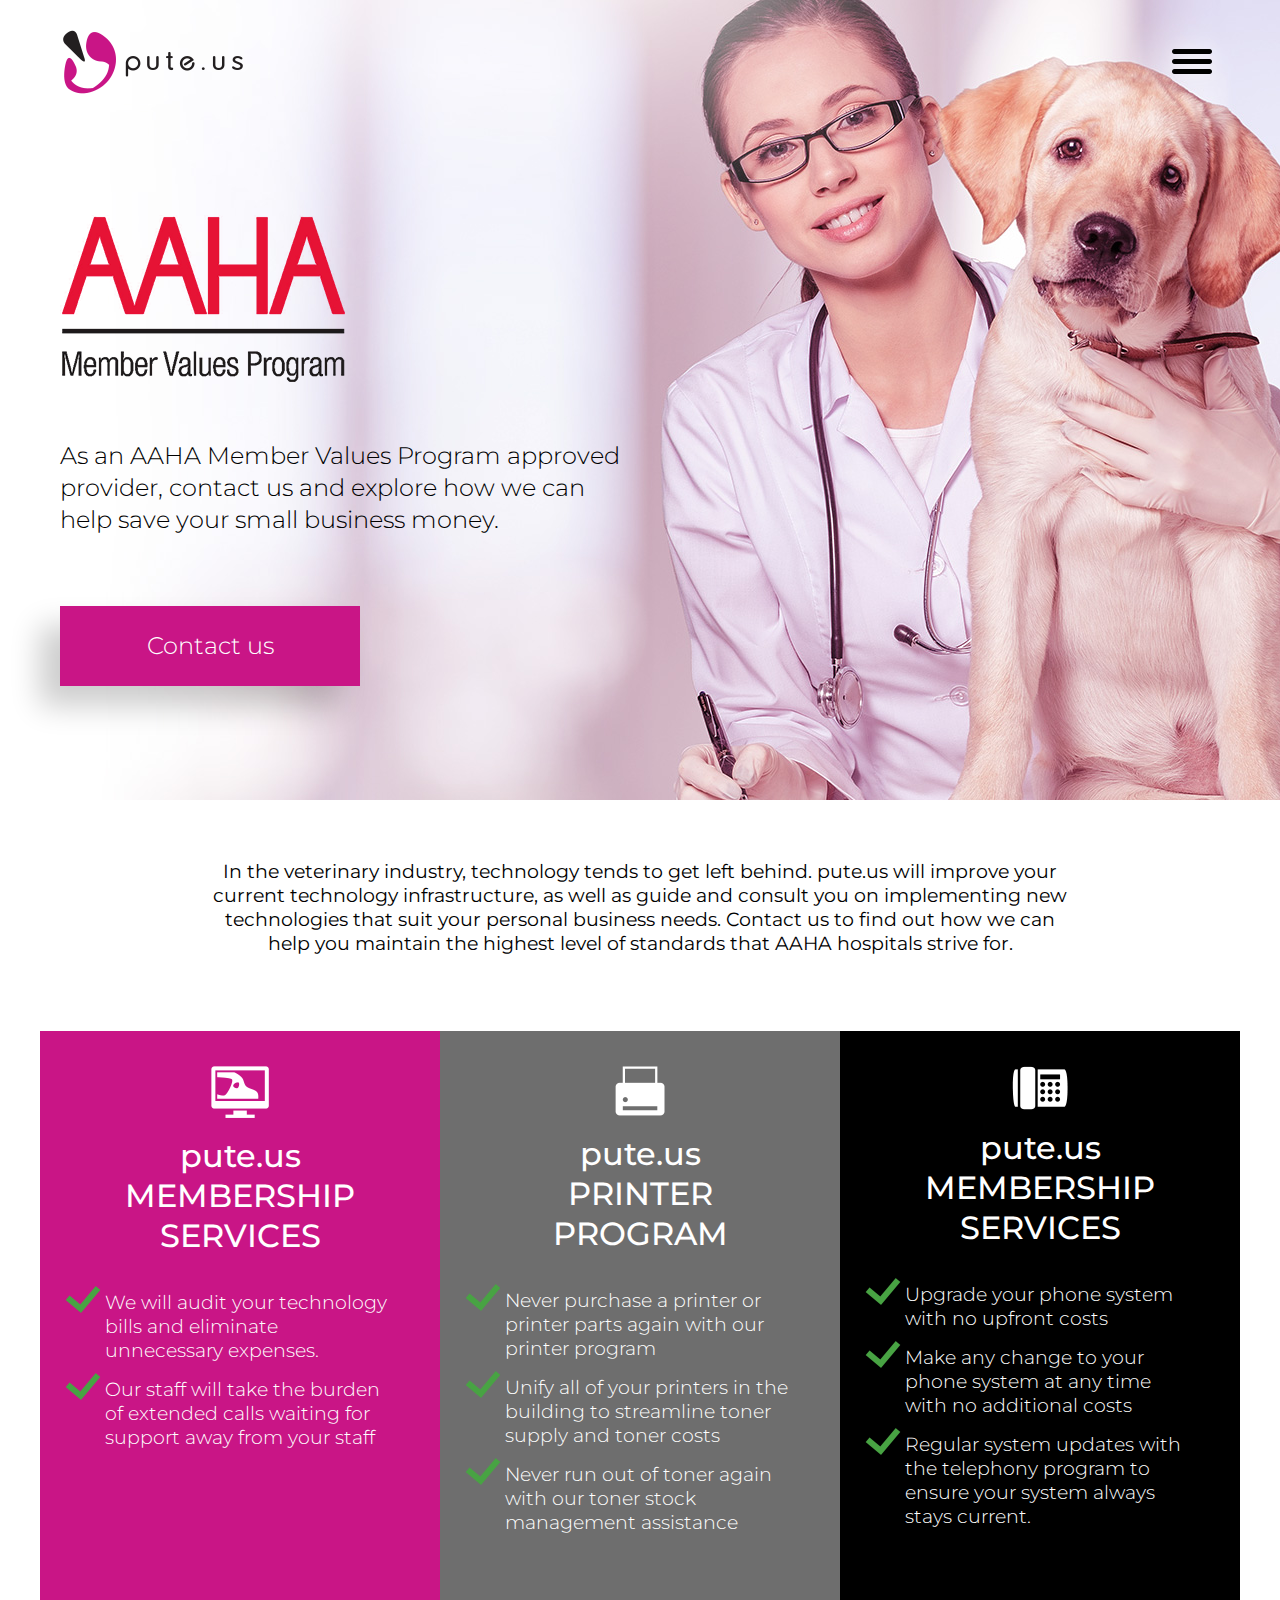
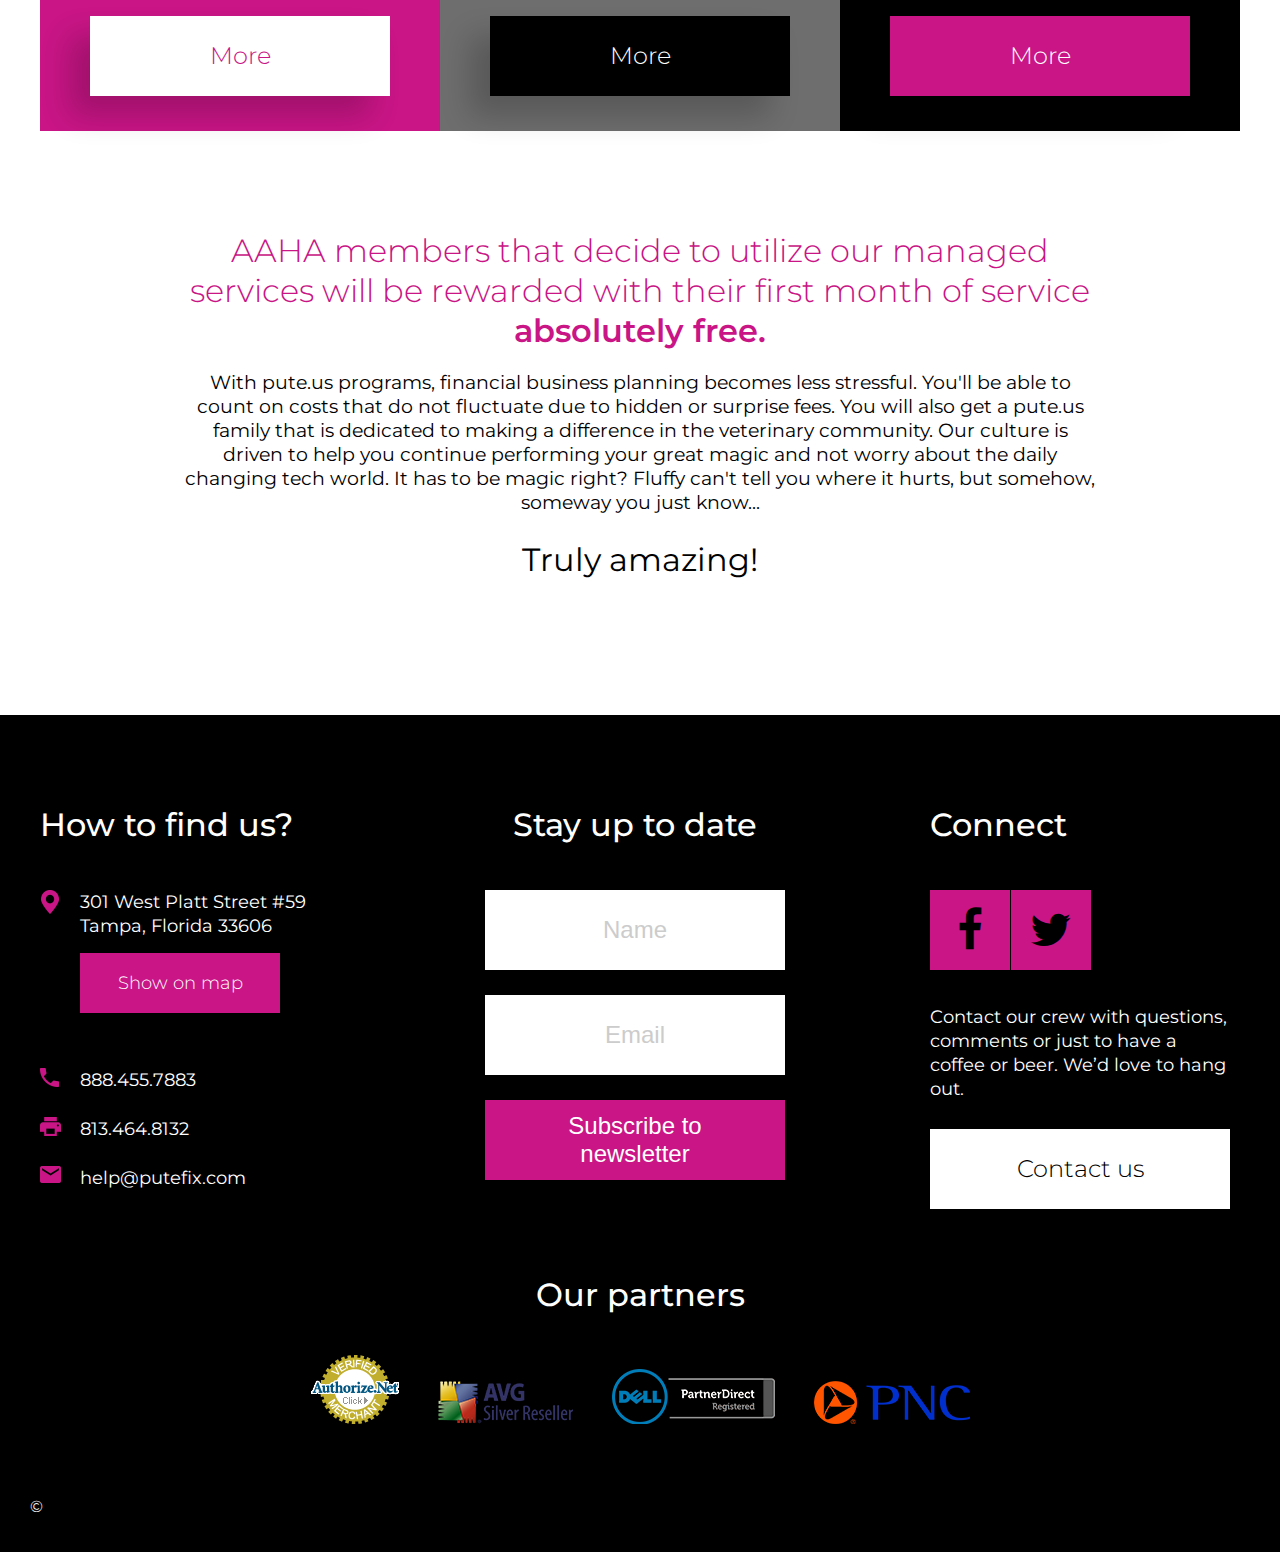
<file: 10_puteus_aaha.html>
<!DOCTYPE html>
<html>
  <head>
    <meta charset="utf-8">
    <meta name="viewport" content="width=device-width, initial-scale=1">
    <title>Puteus | Support</title>

    <link rel="stylesheet" href="css/reset.css">
    <link rel="stylesheet" href="css/style.css">
    <link rel="stylesheet" href="css/font-awesome.css">

    <script type="text/javascript" src="js/main.js"></script>


  </head>
  <body>
    <nav class="navigation clr" id="nav">
        <div class="logo fl">
            <a href="#"></a>
        </div><!--logo-->

        <div class="menu fr">
            <a href="#"></a>
        </div><!--menu-->
    </nav><!--nav-->


    <section id="aaha-top">
      <div class="wrapper">
          <div class="aaha-top-content">
              <div class="aaha-logo">
                  <img src="images/aaha-logo.png" alt="">
              </div><!--aaha-logo-->

              <div class="aaha-content-txt">
                  <p>As an AAHA Member Values Program approved provider, contact us and explore how we can help save your small business money.</p>
              </div><!--aaha-content-txt-->

              <a class="btn pink" href="#">Contact us</a>
          </div><!--aaha-top-content-->
      </div><!--wrapper-->
    </section>


    <section id="aaha-content">
      <div class="wrapper">
          <div class="aaha-cont-txt">
              <p>
                In the veterinary industry, technology tends to get left behind. pute.us will improve your current technology infrastructure, as well as guide and consult you on implementing new technologies that suit your personal business needs. Contact us to find out how we can help you maintain the highest level of standards that AAHA hospitals strive for.
              </p>
          </div><!--aaha-cont-txt-->

          <div class="aaha-cont-more">
              <ul>
                  <li>
                      <div class="aaha-more-top">
                          <div class="aaha-top-img">
                              <img src="images/aaha-more-it.png" alt="">
                          </div><!--aaha-top-img-->

                          <div class="aaha-top-title">
                              <h3>pute.us <br> <span>membership services</span></h3>
                          </div><!--aaha-top-title-->
                      </div><!--aaha-more-top-->

                      <div class="aaha-more-list">
                          <p>We will audit your technology bills and eliminate unnecessary expenses.</p>
                          <p>Our staff will take the burden of extended calls waiting for support away from your staff</p>
                      </div><!--aaha-more-list-->

                      <div class="aaha-more-btn">
                          <a class="btn white txt-pink" href="#">More</a>
                      </div>
                  </li>

                  <li>
                      <div class="aaha-more-top">
                          <div class="aaha-top-img">
                              <img src="images/aaha-more-printer.png" alt="">
                          </div><!--aaha-top-img-->

                          <div class="aaha-top-title">
                              <h3>pute.us <br> <span>printer program</span></h3>
                          </div><!--aaha-top-title-->
                      </div><!--aaha-more-top-->

                      <div class="aaha-more-list">
                          <p>Never purchase a printer or printer parts again with our printer program</p>
                          <p>Unify all of your printers in the building to streamline toner supply and toner costs</p>
                          <p>Never run out of toner again with our toner stock management assistance</p>
                      </div><!--aaha-more-list-->

                      <div class="aaha-more-btn">
                          <a class="btn bg-black" href="#">More</a>
                      </div>
                  </li>

                  <li>
                      <div class="aaha-more-top">
                          <div class="aaha-top-img">
                              <img src="images/aaha-more-tel.png" alt="">
                          </div><!--aaha-top-img-->

                          <div class="aaha-top-title">
                              <h3>pute.us <span>membership services</span></h3>
                          </div><!--aaha-top-title-->
                      </div><!--aaha-more-top-->

                      <div class="aaha-more-list">
                          <p>Upgrade your phone system with no upfront costs</p>
                          <p>Make any change to your phone system at any time with no additional costs</p>
                          <p>Regular system updates with the telephony program to ensure your system always stays current.</p>
                      </div><!--aaha-more-list-->

                      <div class="aaha-more-btn">
                          <a class="btn bg-pink" href="#">More</a>
                      </div>
                  </li>
              </ul>
          </div><!--aaha-cont-more-->

          <div class="aaha-cont-bottom">
              <h3>AAHA members that decide to utilize our managed services will be rewarded with their first month of service
                <br> <span>absolutely free.</span></h3>
              <p>
                  With pute.us programs, financial business planning becomes less stressful. You'll be able to count on
                  costs that do not fluctuate due to hidden or surprise fees. You will also get a pute.us family that is
                  dedicated to making a difference in the veterinary community. Our culture is driven to help you
                  continue performing your great magic and not worry about the daily changing tech world. It has to
                  be magic right? Fluffy can't tell you where it hurts, but somehow, someway you just know...
              </p>
              <p class="truly-amazing">Truly amazing!</p>
          </div><!--aaha-cont-bottom-->
      </div><!--wrapper-->
    </section>


    <div class="footer">
      <div class="wrapper">

          <div class="footer-top">
              <ul class="clr">
                <li class="contact">
                    <h3>How to find us?</h3>

                    <ul>
                      <li>
                          <p class="location">
                            301 West Platt Street #59 <br>
                            Tampa, Florida 33606

                            <a class="btn pink" href="#">Show on map</a>
                          </p>
                      </li>

                      <li>
                          <p class="phone">888.455.7883</p>
                      </li>

                      <li>
                          <p class="fax">813.464.8132</p>
                      </li>

                      <li>
                          <p class="email"><a href="#">help@putefix.com</a></p>
                      </li>

                    </ul>
                </li><!--contact-->

                <li class="subscribe">
                    <h3>Stay up to date</h3>

                    <input type="text" name="name" placeholder="Name">

                    <input type="text" name="email" placeholder="Email">

                    <button type="submit" name="button">Subscribe to newsletter</button>
                </li><!--subscribe-->

                <li class="connect">
                    <h3>Connect</h3>

                    <a class="socials" href="#">
                        <i class="fa fa-facebook" aria-hidden="true"></i>
                    </a>
                    <a class="socials" href="#">
                        <i class="fa fa-twitter" aria-hidden="true"></i>
                    </a>

                    <p>
                      Contact our crew with questions, comments or just to have a coffee or beer. We’d love to hang out.
                    </p>

                    <a class="btn white" href="#">Contact us</a>
                </li><!--connect-->
              </ul>
          </div><!--footer-top-->

          <div class="footer-bottom">
              <h3>Our partners</h3>

              <ul>
                <li>
                  <a href="#"><img src="images/authorize.png" alt="authorize"></a>
                </li>

                <li>
                  <a href="#"><img src="images/avg.png" alt="avg"></a>
                </li>

                <li>
                  <a href="#"><img src="images/dell.png" alt="dell"></a>
                </li>

                <li>
                  <a href="#"><img src="images/pnc.png" alt="pnc"></a>
                </li>
              </ul>
          </div><!--footer-bottom-->

      </div><!--wrapper-->

      <div class="copyright">
          <p>©</p>
      </div><!--copyright-->

    </div><!--footer-->

  </body>
</html>
</file>
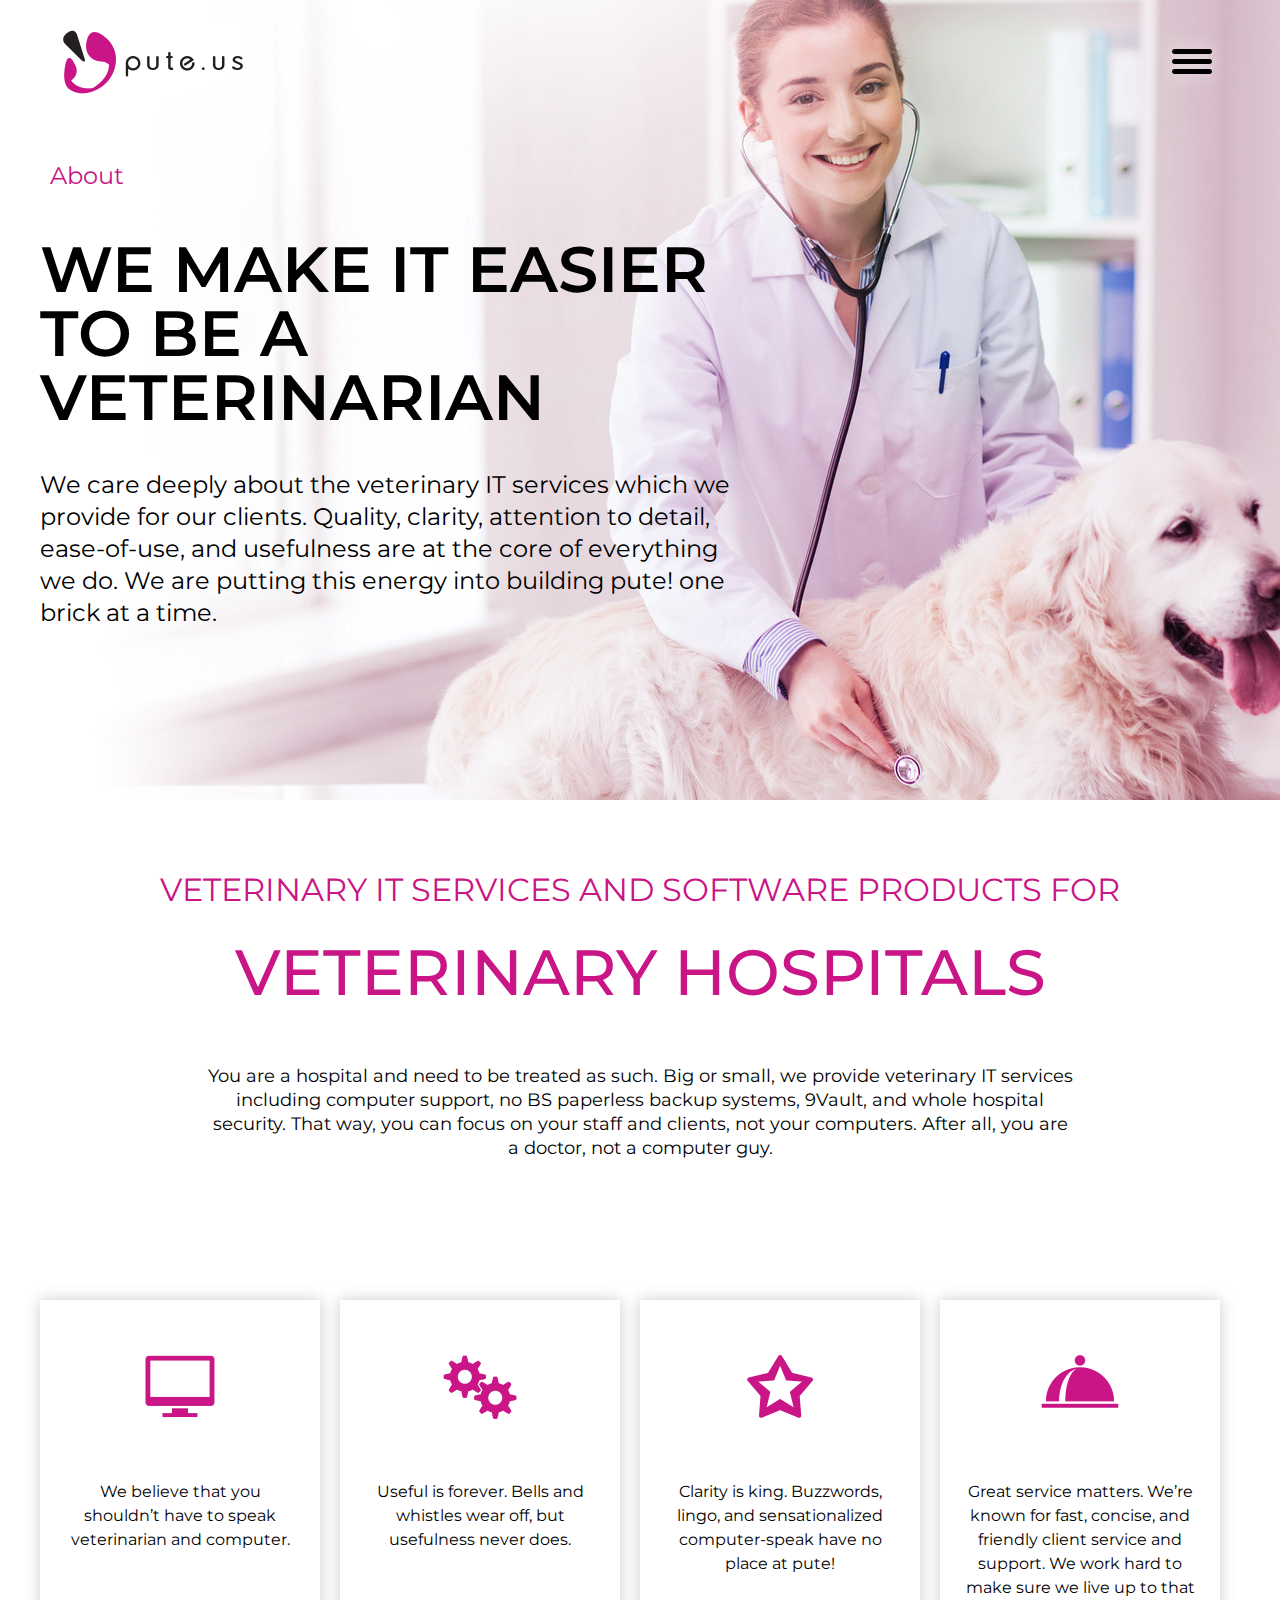
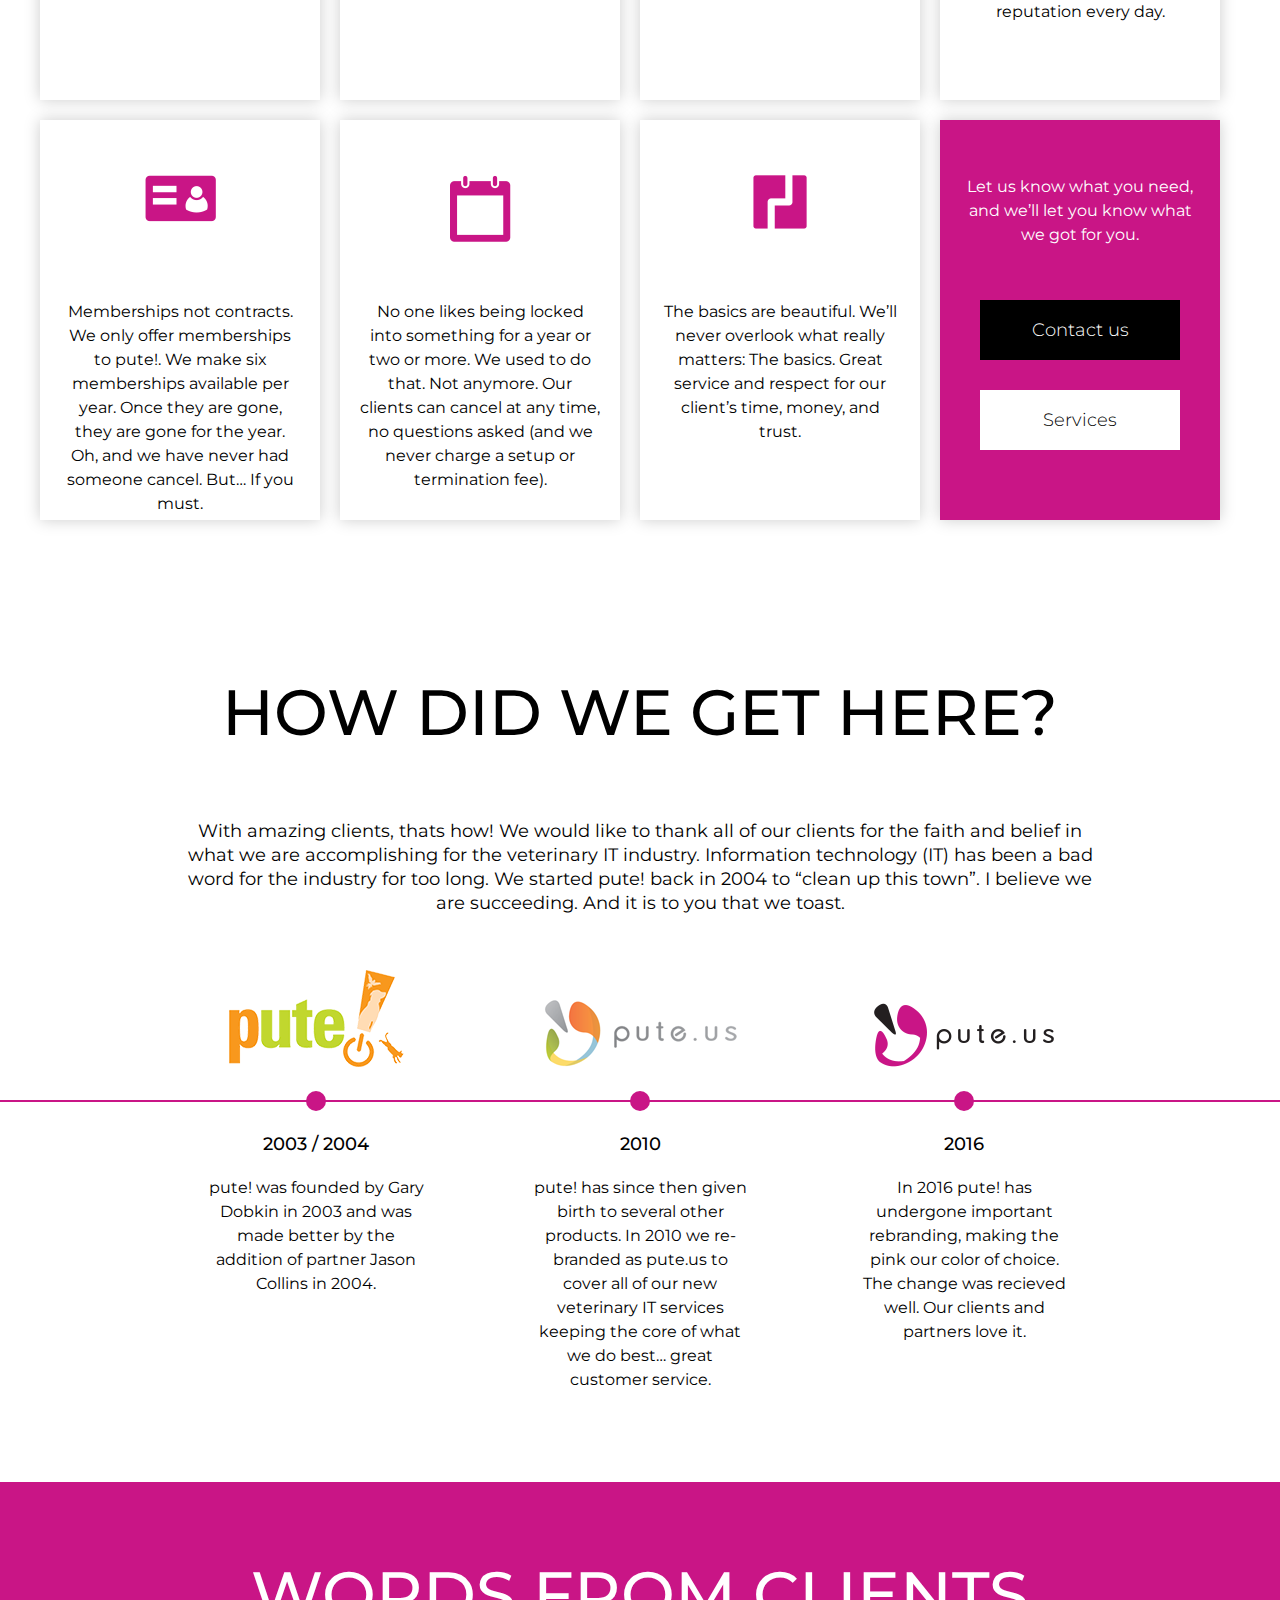
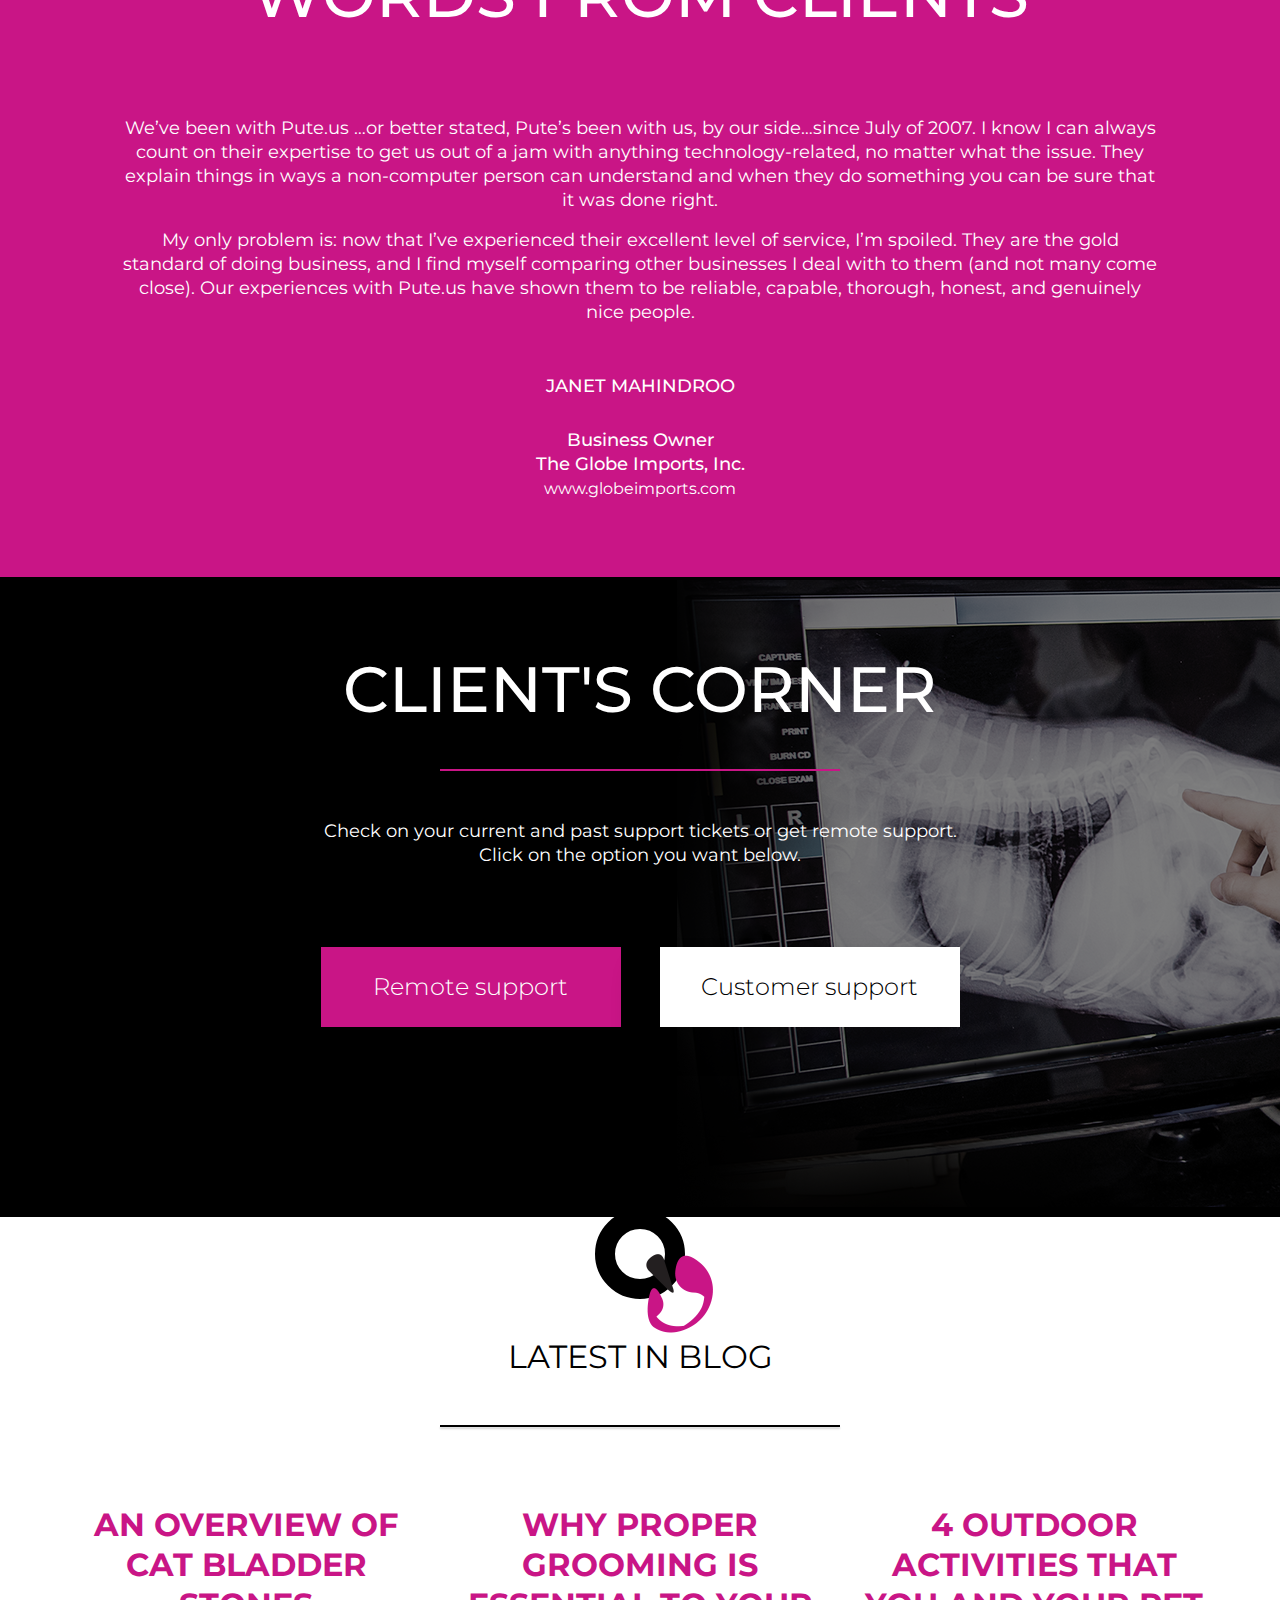
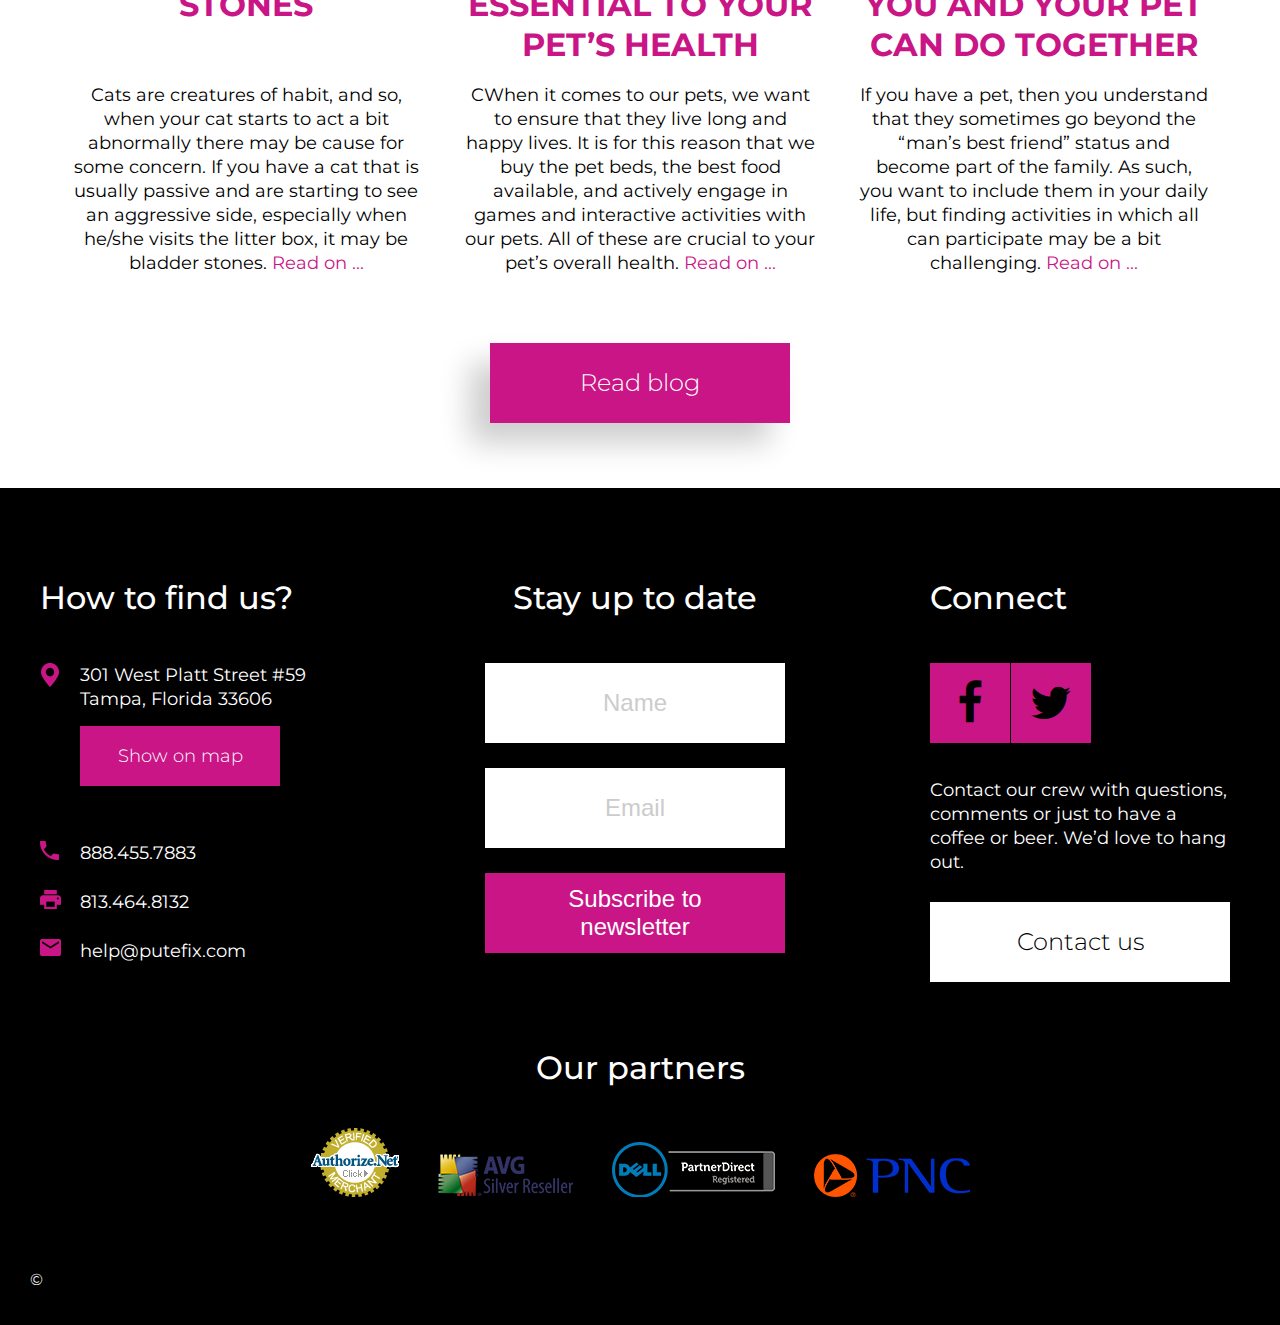
<file: about.html>
<!DOCTYPE html>
<html>
  <head>
    <meta charset="utf-8">
    <meta name="viewport" content="width=device-width, initial-scale=1">
    <title>Puteus | About</title>

    <link rel="stylesheet" href="css/reset.css">
    <link rel="stylesheet" href="css/style.css">
    <link rel="stylesheet" href="css/font-awesome.css">
    
    <script type="text/javascript" src="js/main.js"></script>


  </head>
  <body>

    <header class="about">
        <nav class="navigation clr" id="nav">
            <div class="logo fl">
                <a href="#"></a>
            </div><!--logo-->

            <div class="menu fr">
                <a href="#"></a>
            </div><!--menu-->
        </nav><!--nav-->


        <div class="wrapper">
          <div class="about-heading">
              <h4>About</h4>

              <h1>WE MAKE IT EASIER <br>
                  TO BE A <br>
                  VETERINARIAN</h1>

              <p>
                We care deeply about the veterinary IT services which we provide for our clients. Quality, clarity, attention to detail, ease-of-use,
                and usefulness are at the core of everything we do. We are putting this energy into building pute! one brick at a time.
              </p>
          </div><!--about-heading-->
        </div> <!--wrapper-->
    </header><!--header-->


    <section id="about">
      <div class="wrapper">
          <div class="vet-hospitals">
              <div class="vet-heading">
                <h3>VETERINARY IT SERVICES AND SOFTWARE PRODUCTS FOR</h3>
                <h2>VETERINARY HOSPITALS</h2>
                <p>
                  You are a hospital and need to be treated as such. Big or small, we provide veterinary IT services including computer support,
                  no BS paperless backup systems, 9Vault, and whole hospital security. That way, you can focus on your staff and clients,
                  not your computers. After all, you are a doctor, not a computer guy.
                </p>
              </div><!--vet-heading-->
          </div><!--vet-hospitals-->

          <div class="vet-services">
              <ul class="clr">
                <li>
                  <div class="service-logo">
                    <img src="images/pc.png" alt="logo">
                  </div><!--service-logo-->
                    <p>We believe that you shouldn’t have to speak veterinarian and computer.</p>
                </li>

                <li>
                  <div class="service-logo">
                    <img src="images/works.png" alt="logo">
                  </div><!--service-logo-->
                    <p>Useful is forever. Bells and whistles wear off, but usefulness never does.</p>
                </li>

                <li>
                  <div class="service-logo">
                    <img src="images/star.png" alt="logo">
                  </div><!--service-logo-->
                    <p>Clarity is king. Buzzwords, lingo, and sensationalized computer-speak have no place at pute!</p>
                </li>

                <li>
                  <div class="service-logo">
                    <img src="images/service.png" alt="logo">
                  </div><!--service-logo-->
                    <p>Great service matters. We’re known for fast, concise, and friendly client service and support. We work hard to make sure we live up to that reputation every day.</p>
                </li>

                <li>
                  <div class="service-logo">
                    <img src="images/membership.png" alt="logo">
                  </div><!--service-logo-->
                    <p>Memberships not contracts. We only offer memberships to pute!. We make six memberships available per year.
                      Once they are gone, they are gone for the year. Oh, and we have never had someone cancel. But… If you must.</p>
                </li>

                <li>
                  <div class="service-logo">
                    <img src="images/calendar.png" alt="logo">
                  </div><!--service-logo-->
                    <p>No one likes being locked into something for a year or two or more.
                      We used to do that. Not anymore. Our clients can cancel at any time, no questions asked (and we never charge a setup or termination fee).</p>
                </li>

                <li>
                  <div class="service-logo">
                    <img src="images/simple.png" alt="logo">
                  </div><!--service-logo-->
                    <p>The basics are beautiful. We’ll never overlook what really matters: The basics. Great service and respect for our client’s time, money, and trust.</p>
                </li>

                <li class="last-li">
                  <div class="service-logo">
                    <p>Let us know what you need, and we’ll let you know what we got for you.</p>
                  </div><!--service-logo-->
                    <a class="btn-small black" href="#">Contact us</a>
                    <a class="btn-small white" href="#">Services</a>
                </li>
              </ul>
          </div><!--vet-services-->
        </div><!--wrapper-->


          <div class="about-us">
              <div class="about-us-headline">
                  <h2>HOW DID WE GET HERE?</h2>
              </div><!--about-us-headline-->

              <div class="about-us-text">
                  <p>
                    With amazing clients, thats how! We would like to thank all of our clients for the faith and belief in what we are accomplishing for the veterinary IT industry.
                    Information technology (IT) has been a bad word for the industry for too long. We started pute! back in 2004 to “clean up this town”. I believe we are succeeding.
                    And it is to you that we toast.
                  </p>
              </div><!--about-us-text-->

              <div class="pute-us-logos">
                  <ul>
                    <li>
                        <div class="image">
                            <img src="images/logo1.png" alt="logo1">
                        </div><!--image-->

                        <div class="pink-circle">
                        </div><!--pink-circle-->
                    </li>

                    <li>
                        <div class="image">
                            <img src="images/logo2.png" alt="logo2">
                        </div><!--image-->

                        <div class="pink-circle">
                        </div><!--pink-circle-->
                    </li>

                    <li>
                        <div class="image">
                            <img src="images/logo3.png" alt="logo3">
                        </div><!--image-->

                        <div class="pink-circle">
                        </div><!--pink-circle-->
                    </li>
                  </ul>
              </div><!--pute-us-logos-->
          </div><!--about-us-->

          <div class="about-us-line">
          </div>

          <div class="about-us no-padd">
            <div class="about-bottom">
                <ul class="ul-about-us">
                  <li>
                      <span>2003 / 2004</span>
                      <p>pute! was founded by Gary Dobkin in 2003 and was made better by the addition of partner Jason Collins in 2004.</p>
                  </li>

                  <li>
                      <span>2010</span>
                      <p>pute! has since then given birth to several other products. In 2010 we re-branded as pute.us to cover all of
                        our new veterinary IT services keeping the core of what we do best… great customer service.</p>
                  </li>

                  <li>
                      <span>2016</span>
                      <p>In 2016 pute! has undergone important rebranding, making the pink our color of choice.
                      The change was recieved well. Our clients and partners love it.</p>
                  </li>
                </ul>
            </div><!--about-bottom-->
      </div><!--about-us-->



      <div class="comments">
        <div class="wrapper">

            <div class="comments-headline">
                <h2>WORDS FROM CLIENTS</h2>
            </div><!--comments-headline-->

            <div class="comments-text">
                <p>We’ve been with Pute.us …or better stated, Pute’s been with us, by our side…since July of 2007.
                  I know I can always count on their expertise to get us out of a jam with anything technology-related, no matter what the issue.
                  They explain things in ways a non-computer person can understand and when they do something you can be sure that it was done right.</p>
                <br>
                <p>My only problem is:  now that I’ve experienced their excellent level of service, I’m spoiled.  They are the gold standard of doing business,
                  and I find myself comparing other businesses I deal with to them (and not many come close).
                  Our experiences with Pute.us have shown them to be reliable, capable, thorough, honest, and genuinely nice people.</p>
            </div><!--comments-text-->

            <div class="client">
                <p class="name">JANET MAHINDROO</p>
                <p>Business Owner</p>
                <p>The Globe Imports, Inc.</p>
                <a href="#">www.globeimports.com</a>
            </div><!--client-->

        </div><!--wrapper-->
      </div><!--comments-->



      <div class="support">

          <div class="support-wrap">

              <h2>client's corner</h2>

              <div class="h-line">
                <hr>
              </div>

              <p>
                  Check on your current and past support tickets or get remote support. <br>
                  Click on the option you want below.
              </p>

              <div class="support-btns">
                  <a class="btn pink" href="#">Remote support</a>
                  <a class="btn white" href="#">Customer support</a>
              </div><!--support-btns-->

              <div class="support-logo">
                  <img src="images/support-logo.png" alt="supp logo">
              </div><!--support-logo-->
          </div><!--support-wrap-->
      </div><!--support-->



      <div class="blog">
        <div class="wrapper">

            <div class="blog-title">
              <h2>latest in blog</h2>
            </div><!--blog-title-->

            <div class="h-line">
              <hr class="hr-shadow">
            </div>

            <div class="blog-posts">
                <ul>
                  <li>
                      <div class="blog-title">
                          <h3>AN OVERVIEW OF CAT BLADDER STONES</h3>
                      </div><!--blog-title-->

                      <div class="blog-text">
                          <p>
                            Cats are creatures of habit, and so, when your cat starts to act a bit
                            abnormally there may be cause for some concern. If you have a cat that
                            is usually passive and are starting to see an aggressive side, especially
                            when he/she visits the litter box, it may be bladder stones. <a href="#">Read on ...</a>
                          </p>
                      </div><!--blog-text-->
                  </li>

                  <li>
                      <div class="blog-title">
                          <h3>WHY PROPER GROOMING IS ESSENTIAL TO YOUR PET’S HEALTH</h3>
                      </div><!--blog-title-->

                      <div class="blog-text">
                          <p>
                            CWhen it comes to our pets, we want to ensure that they live long and happy lives.
                            It is for this reason that we buy the pet beds, the best food available, and actively
                            engage in games and interactive activities with our pets. All of these are crucial to
                            your pet’s overall health. <a href="#">Read on ...</a>
                          </p>
                      </div><!--blog-text-->
                  </li>

                  <li>
                      <div class="blog-title">
                          <h3>4 OUTDOOR ACTIVITIES THAT YOU AND YOUR PET CAN DO TOGETHER</h3>
                      </div><!--blog-title-->

                      <div class="blog-text">
                          <p>
                            If you have a pet, then you understand that they sometimes go beyond the “man’s best friend”
                            status and become part of the family. As such, you want to include them in your daily life,
                            but finding activities in which all can participate may be a bit challenging. <a href="#">Read on ...</a>
                          </p>
                      </div><!--blog-text-->
                  </li>
                </ul>

                <div class="read-blog">
                  <a class="btn pink" href="#">Read blog</a>
                </div><!--read-blog-->
            </div><!--blog-posts-->
        </div><!--wrapper-->
      </div><!--blog-->
    </section><!--about-->



    <div class="footer">
      <div class="wrapper">

          <div class="footer-top">
              <ul class="clr">
                <li class="contact">
                    <h3>How to find us?</h3>

                    <ul>
                      <li>
                          <p class="location">
                            301 West Platt Street #59 <br>
                            Tampa, Florida 33606

                            <a class="btn pink" href="#">Show on map</a>
                          </p>
                      </li>

                      <li>
                          <p class="phone">888.455.7883</p>
                      </li>

                      <li>
                          <p class="fax">813.464.8132</p>
                      </li>

                      <li>
                          <p class="email"><a href="#">help@putefix.com</a></p>
                      </li>

                    </ul>
                </li><!--contact-->

                <li class="subscribe">
                    <h3>Stay up to date</h3>

                    <input type="text" name="name" placeholder="Name">

                    <input type="text" name="email" placeholder="Email">

                    <button type="submit" name="button">Subscribe to newsletter</button>
                </li><!--subscribe-->

                <li class="connect">
                    <h3>Connect</h3>

                    <a class="socials" href="#">
                        <i class="fa fa-facebook" aria-hidden="true"></i>
                    </a>
                    <a class="socials" href="#">
                        <i class="fa fa-twitter" aria-hidden="true"></i>
                    </a>

                    <p>
                      Contact our crew with questions, comments or just to have a coffee or beer. We’d love to hang out.
                    </p>

                    <a class="btn white" href="#">Contact us</a>
                </li><!--connect-->
              </ul>
          </div><!--footer-top-->

          <div class="footer-bottom">
              <h3>Our partners</h3>

              <ul>
                <li>
                  <a href="#"><img src="images/authorize.png" alt="authorize"></a>
                </li>

                <li>
                  <a href="#"><img src="images/avg.png" alt="avg"></a>
                </li>

                <li>
                  <a href="#"><img src="images/dell.png" alt="dell"></a>
                </li>

                <li>
                  <a href="#"><img src="images/pnc.png" alt="pnc"></a>
                </li>
              </ul>
          </div><!--footer-bottom-->

      </div><!--wrapper-->

      <div class="copyright">
          <p>©</p>
      </div><!--copyright-->

    </div><!--footer-->

  </body>
</html>
</file>
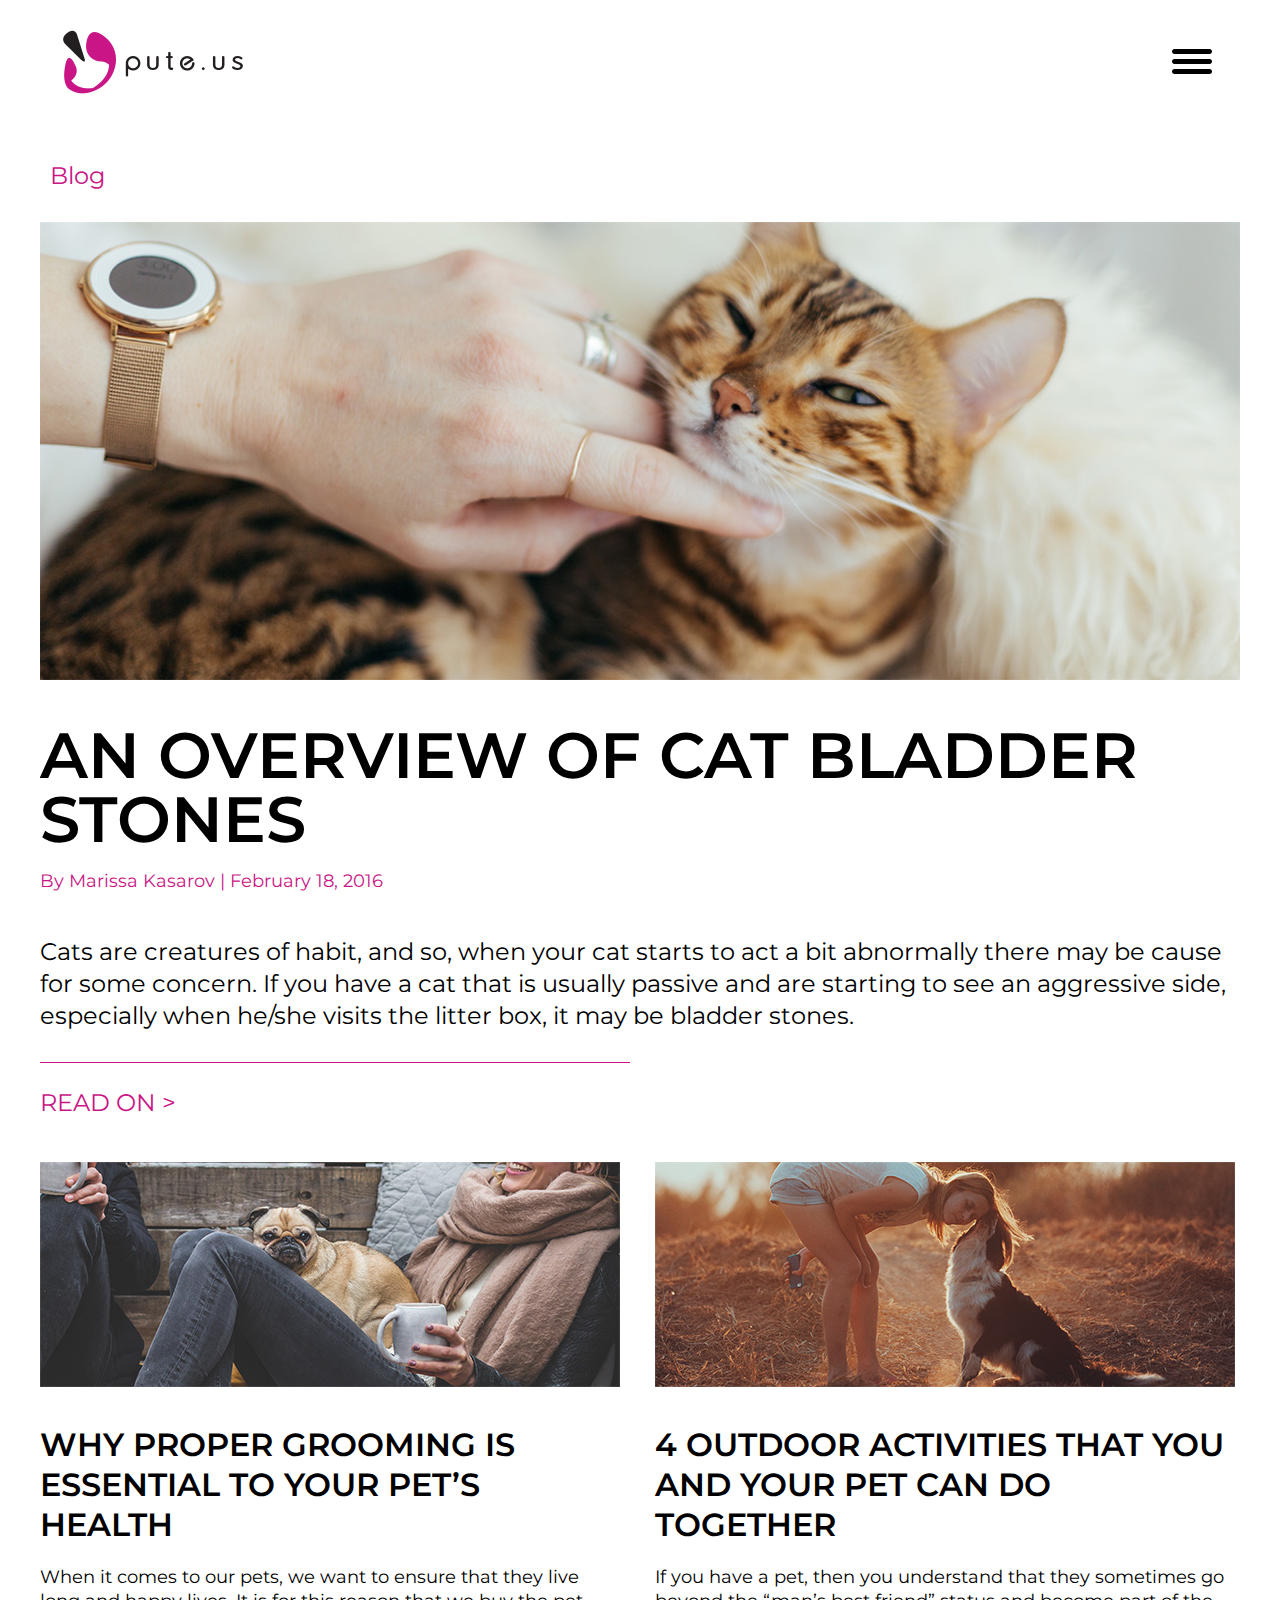
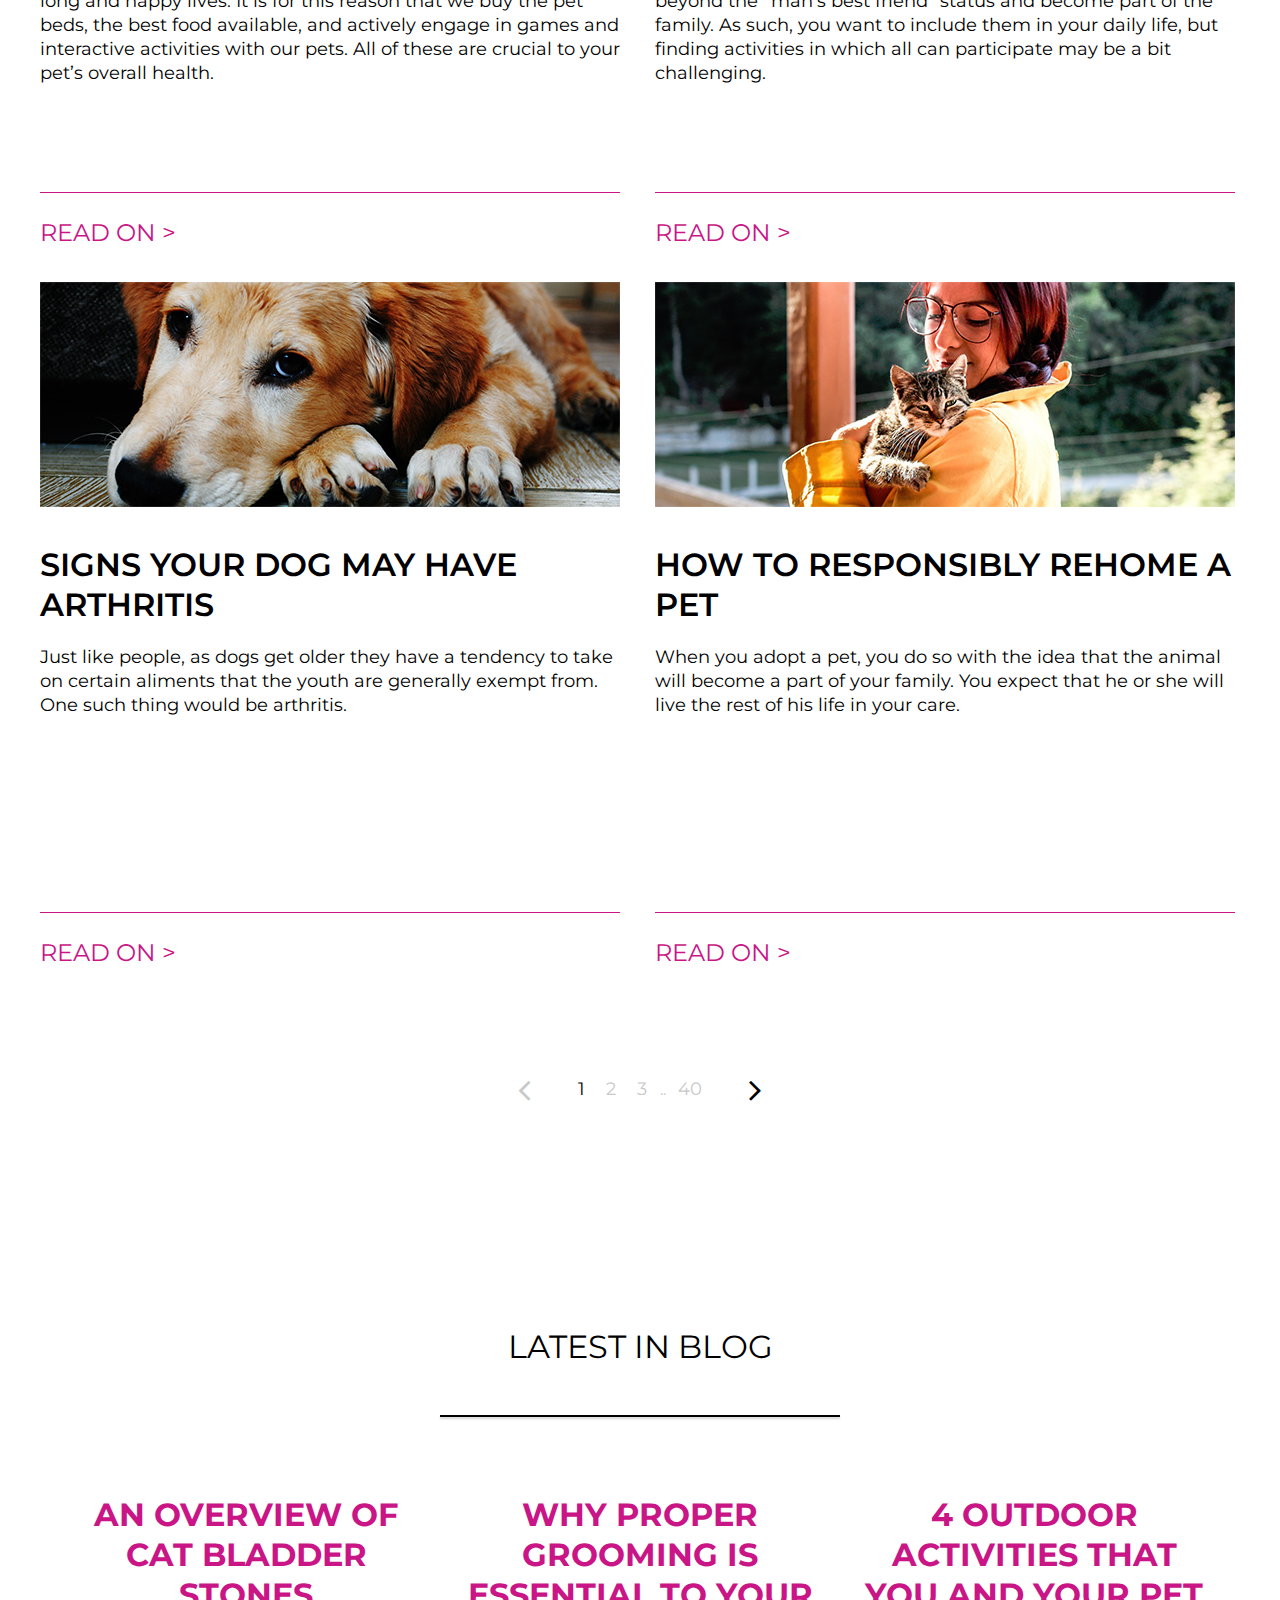
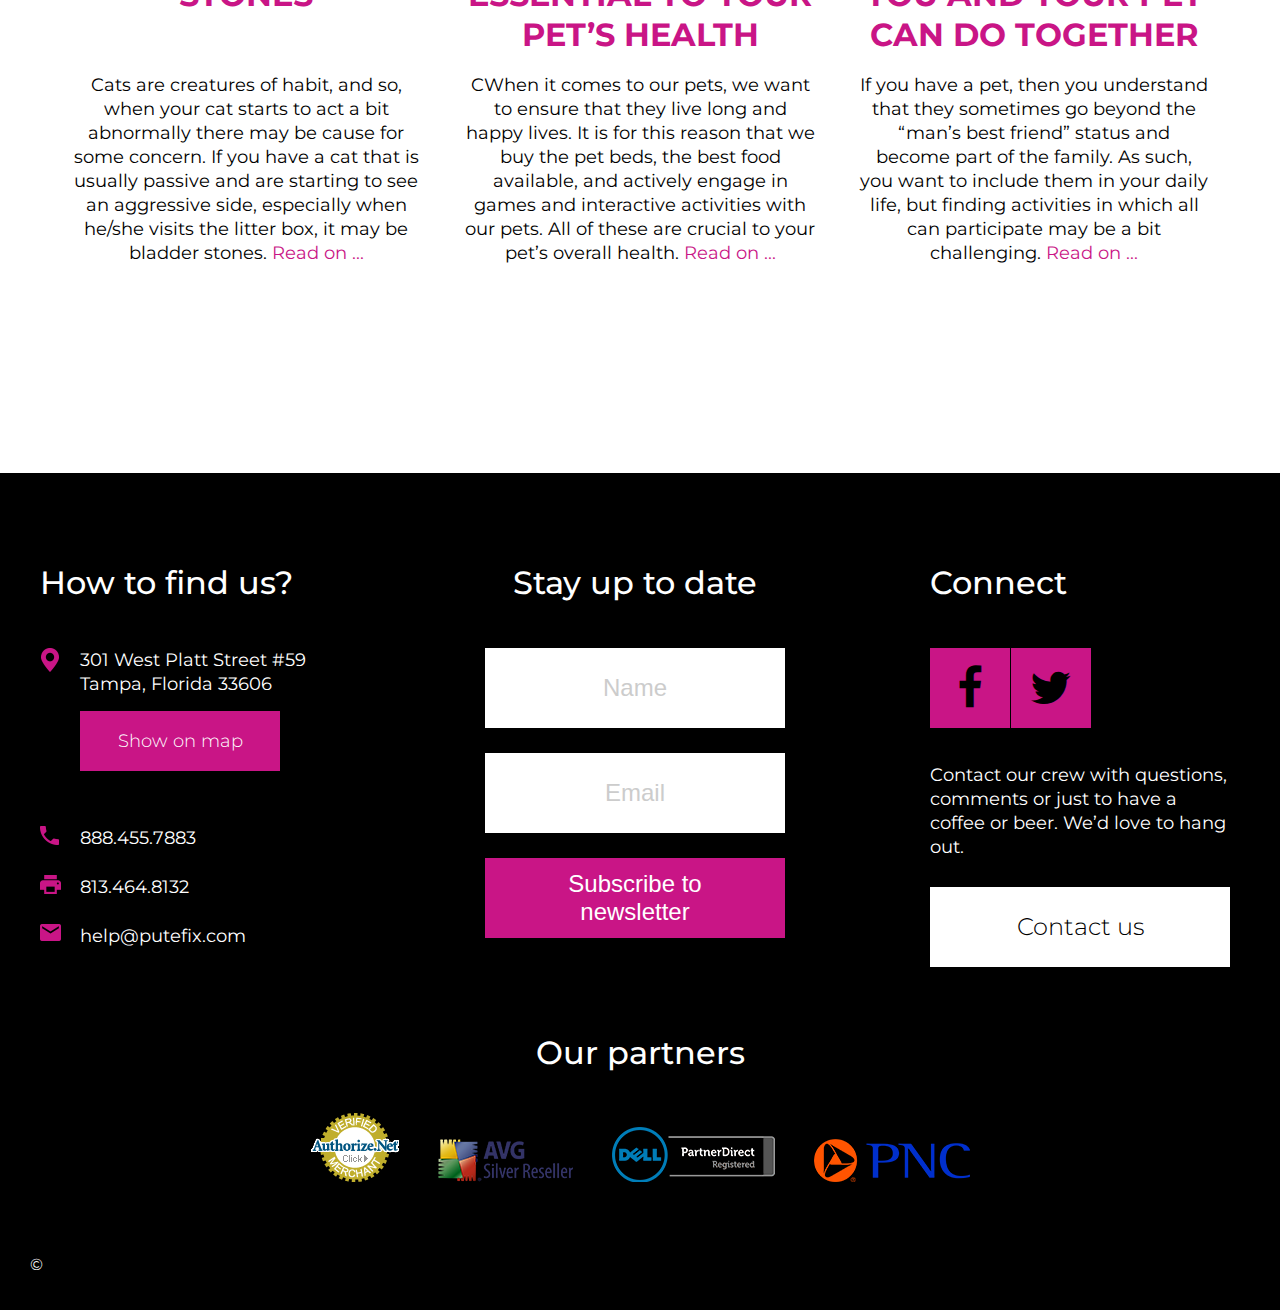
<file: blog_01_main.html>
<!DOCTYPE html>
<html>
  <head>
    <meta charset="utf-8">
    <meta name="viewport" content="width=device-width, initial-scale=1">
    <title>Puteus | Blog Main</title>

    <link rel="stylesheet" href="css/reset.css">
    <link rel="stylesheet" href="css/style.css">
    <link rel="stylesheet" href="css/font-awesome.css">

    <script type="text/javascript" src="js/main.js"></script>

  </head>
  <body>

    <nav class="navigation clr" id="nav">
        <div class="logo fl">
            <a href="#"></a>
        </div><!--logo-->

        <div class="menu fr">
            <a href="#"></a>
        </div><!--menu-->
    </nav><!--nav-->


    <header class="blog-main-header">
      <div class="wrapper">

          <h4>Blog</h4>

          <div class="blog-header-img">
              <img src="images/blog-bg.jpg" alt="blog img">
          </div><!--blog-header-img-->

      </div><!--wrapper-->
    </header><!--blog-main-header-->



    <div class="cat-overview">
      <div class="wrapper">

          <h2>AN OVERVIEW OF CAT BLADDER STONES</h2>

          <span>By Marissa Kasarov  |  February 18, 2016</span>

          <p class="cats-info">
            Cats are creatures of habit, and so, when your cat starts to act a bit abnormally
            there may be cause for some concern. If you have a cat that is usually passive and are
            starting to see an aggressive side, especially when he/she visits the litter box, it may
            be bladder stones.
          </p>

          <div class="read-on">
            <a href="#">READ ON ></a>
          </div><!--read-on-->

      </div><!--wrapper-->
    </div><!--cat-overview-->



    <div class="blog-boxes">
      <div class="wrapper">

          <div class="boxes-list clr">
            <ul>
              <li>
                <div class="box-top">
                  <div class="box-img">
                      <img src="images/blog-box01.jpg" alt="box img">
                  </div><!--box-img-->

                  <div class="box-content">
                      <h3>
                        WHY PROPER GROOMING IS
                        ESSENTIAL TO YOUR PET’S
                        HEALTH
                      </h3>

                      <p>
                        When it comes to our pets, we want to ensure that they live long and
                        happy lives. It is for this reason that we buy the pet beds, the best
                        food available, and actively engage in games and interactive activities
                        with our pets. All of these are crucial to your pet’s overall health.
                      </p>
                  </div><!--box-content-->
                </div><!--box-top-->

                <div class="read-on">
                  <a href="#">READ ON ></a>
                </div><!--read-on-->
              </li>

              <li>
                <div class="box-top">
                  <div class="box-img">
                      <img src="images/blog-box02.jpg" alt="box img">
                  </div><!--box-img-->

                  <div class="box-content">
                      <h3>4 OUTDOOR ACTIVITIES THAT YOU
                        AND YOUR PET CAN DO
                        TOGETHER</h3>

                      <p>
                        If you have a pet, then you understand that they sometimes go beyond
                        the “man’s best friend” status and become part of the family. As such,
                        you want to include them in your daily life, but finding activities in
                        which all can participate may be a bit challenging.
                      </p>
                  </div><!--box-content-->
                </div><!--box-top-->

                <div class="read-on">
                  <a href="#">READ ON ></a>
                </div><!--read-on-->
              </li>

              <li>
                <div class="box-top">
                  <div class="box-img">
                      <img src="images/blog-box03.jpg" alt="box img">
                  </div><!--box-img-->

                  <div class="box-content">
                      <h3>SIGNS YOUR DOG MAY HAVE
                        ARTHRITIS</h3>

                      <p>
                        Just like people, as dogs get older they have a tendency
                        to take on certain aliments that the youth are generally exempt from.
                        One such thing would be arthritis.
                      </p>
                  </div><!--box-content-->
                </div><!--box-top-->

                <div class="read-on">
                  <a href="#">READ ON ></a>
                </div><!--read-on-->
              </li>

              <li>
                <div class="box-top">
                  <div class="box-img">
                      <img src="images/blog-box04.jpg" alt="box img">
                  </div><!--box-img-->

                  <div class="box-content">
                      <h3>HOW TO RESPONSIBLY REHOME
                        A PET</h3>

                      <p>
                        When you adopt a pet, you do so with the idea that the animal will
                        become a part of your family. You expect that he or she will live
                        the rest of his life in your care.
                      </p>
                  </div><!--box-content-->
                </div><!--box-top-->

                <div class="read-on">
                  <a href="#">READ ON ></a>
                </div><!--read-on-->
              </li>
            </ul>
          </div><!--boxes-list-->


          <div class="box-pages">
              <ul>
                <li class="page-arrow">
                  <a href="#">
                    <i class="fa fa-angle-left" aria-hidden="true"></i>
                  </a>
                </li><!--page-arrow-->

                <li class="page-numbers">
                  <a class="page-active" href="#"> 1 </a>
                  <a href="#"> 2 </a>
                  <a href="#"> 3 </a>
                  <span>..</span>
                  <a href="#"> 40 </a>
                </li><!--page-numbers-->

                <li class="page-arrow">
                  <a class="page-active" href="#">
                    <i class="fa fa-angle-right" aria-hidden="true"></i>
                  </a>
                </li><!--page-arrow-->
              </ul>
          </div><!--box-pages-->

      </div><!--wrapper-->
    </div><!--blog-boxes-->



    <div class="blog">
      <div class="wrapper">

          <div class="blog-title">
            <h2>latest in blog</h2>
          </div><!--blog-title-->

          <div class="h-line">
            <hr class="hr-shadow">
          </div>

          <div class="blog-posts" style="padding-bottom: 140px;">
              <ul>
                <li>
                    <div class="blog-title">
                        <h3>AN OVERVIEW OF CAT BLADDER STONES</h3>
                    </div><!--blog-title-->

                    <div class="blog-text">
                        <p>
                          Cats are creatures of habit, and so, when your cat starts to act a bit
                          abnormally there may be cause for some concern. If you have a cat that
                          is usually passive and are starting to see an aggressive side, especially
                          when he/she visits the litter box, it may be bladder stones. <a href="#">Read on ...</a>
                        </p>
                    </div><!--blog-text-->
                </li>

                <li>
                    <div class="blog-title">
                        <h3>WHY PROPER GROOMING IS ESSENTIAL TO YOUR PET’S HEALTH</h3>
                    </div><!--blog-title-->

                    <div class="blog-text">
                        <p>
                          CWhen it comes to our pets, we want to ensure that they live long and happy lives.
                          It is for this reason that we buy the pet beds, the best food available, and actively
                          engage in games and interactive activities with our pets. All of these are crucial to
                          your pet’s overall health. <a href="#">Read on ...</a>
                        </p>
                    </div><!--blog-text-->
                </li>

                <li>
                    <div class="blog-title">
                        <h3>4 OUTDOOR ACTIVITIES THAT YOU AND YOUR PET CAN DO TOGETHER</h3>
                    </div><!--blog-title-->

                    <div class="blog-text">
                        <p>
                          If you have a pet, then you understand that they sometimes go beyond the “man’s best friend”
                          status and become part of the family. As such, you want to include them in your daily life,
                          but finding activities in which all can participate may be a bit challenging. <a href="#">Read on ...</a>
                        </p>
                    </div><!--blog-text-->
                </li>
              </ul>

          </div><!--blog-posts-->

      </div><!--wrapper-->
    </div><!--blog-->





    <div class="footer">
      <div class="wrapper">

          <div class="footer-top">
              <ul class="clr">
                <li class="contact">
                    <h3>How to find us?</h3>

                    <ul>
                      <li>
                          <p class="location">
                            301 West Platt Street #59 <br>
                            Tampa, Florida 33606

                            <a class="btn pink" href="#">Show on map</a>
                          </p>
                      </li>

                      <li>
                          <p class="phone">888.455.7883</p>
                      </li>

                      <li>
                          <p class="fax">813.464.8132</p>
                      </li>

                      <li>
                          <p class="email"><a href="#">help@putefix.com</a></p>
                      </li>

                    </ul>
                </li><!--contact-->

                <li class="subscribe">
                    <h3>Stay up to date</h3>

                    <input type="text" name="name" placeholder="Name">

                    <input type="text" name="email" placeholder="Email">

                    <button type="submit" name="button">Subscribe to newsletter</button>
                </li><!--subscribe-->

                <li class="connect">
                    <h3>Connect</h3>

                    <a class="socials" href="#">
                        <i class="fa fa-facebook" aria-hidden="true"></i>
                    </a>
                    <a class="socials" href="#">
                        <i class="fa fa-twitter" aria-hidden="true"></i>
                    </a>

                    <p>
                      Contact our crew with questions, comments or just to have a coffee or beer. We’d love to hang out.
                    </p>

                    <a class="btn white" href="#">Contact us</a>
                </li><!--connect-->
              </ul>
          </div><!--footer-top-->

          <div class="footer-bottom">
              <h3>Our partners</h3>

              <ul>
                <li>
                  <a href="#"><img src="images/authorize.png" alt="authorize"></a>
                </li>

                <li>
                  <a href="#"><img src="images/avg.png" alt="avg"></a>
                </li>

                <li>
                  <a href="#"><img src="images/dell.png" alt="dell"></a>
                </li>

                <li>
                  <a href="#"><img src="images/pnc.png" alt="pnc"></a>
                </li>
              </ul>
          </div><!--footer-bottom-->

      </div><!--wrapper-->

      <div class="copyright">
          <p>©</p>
      </div><!--copyright-->

    </div><!--footer-->
  </body>
</html>
</file>
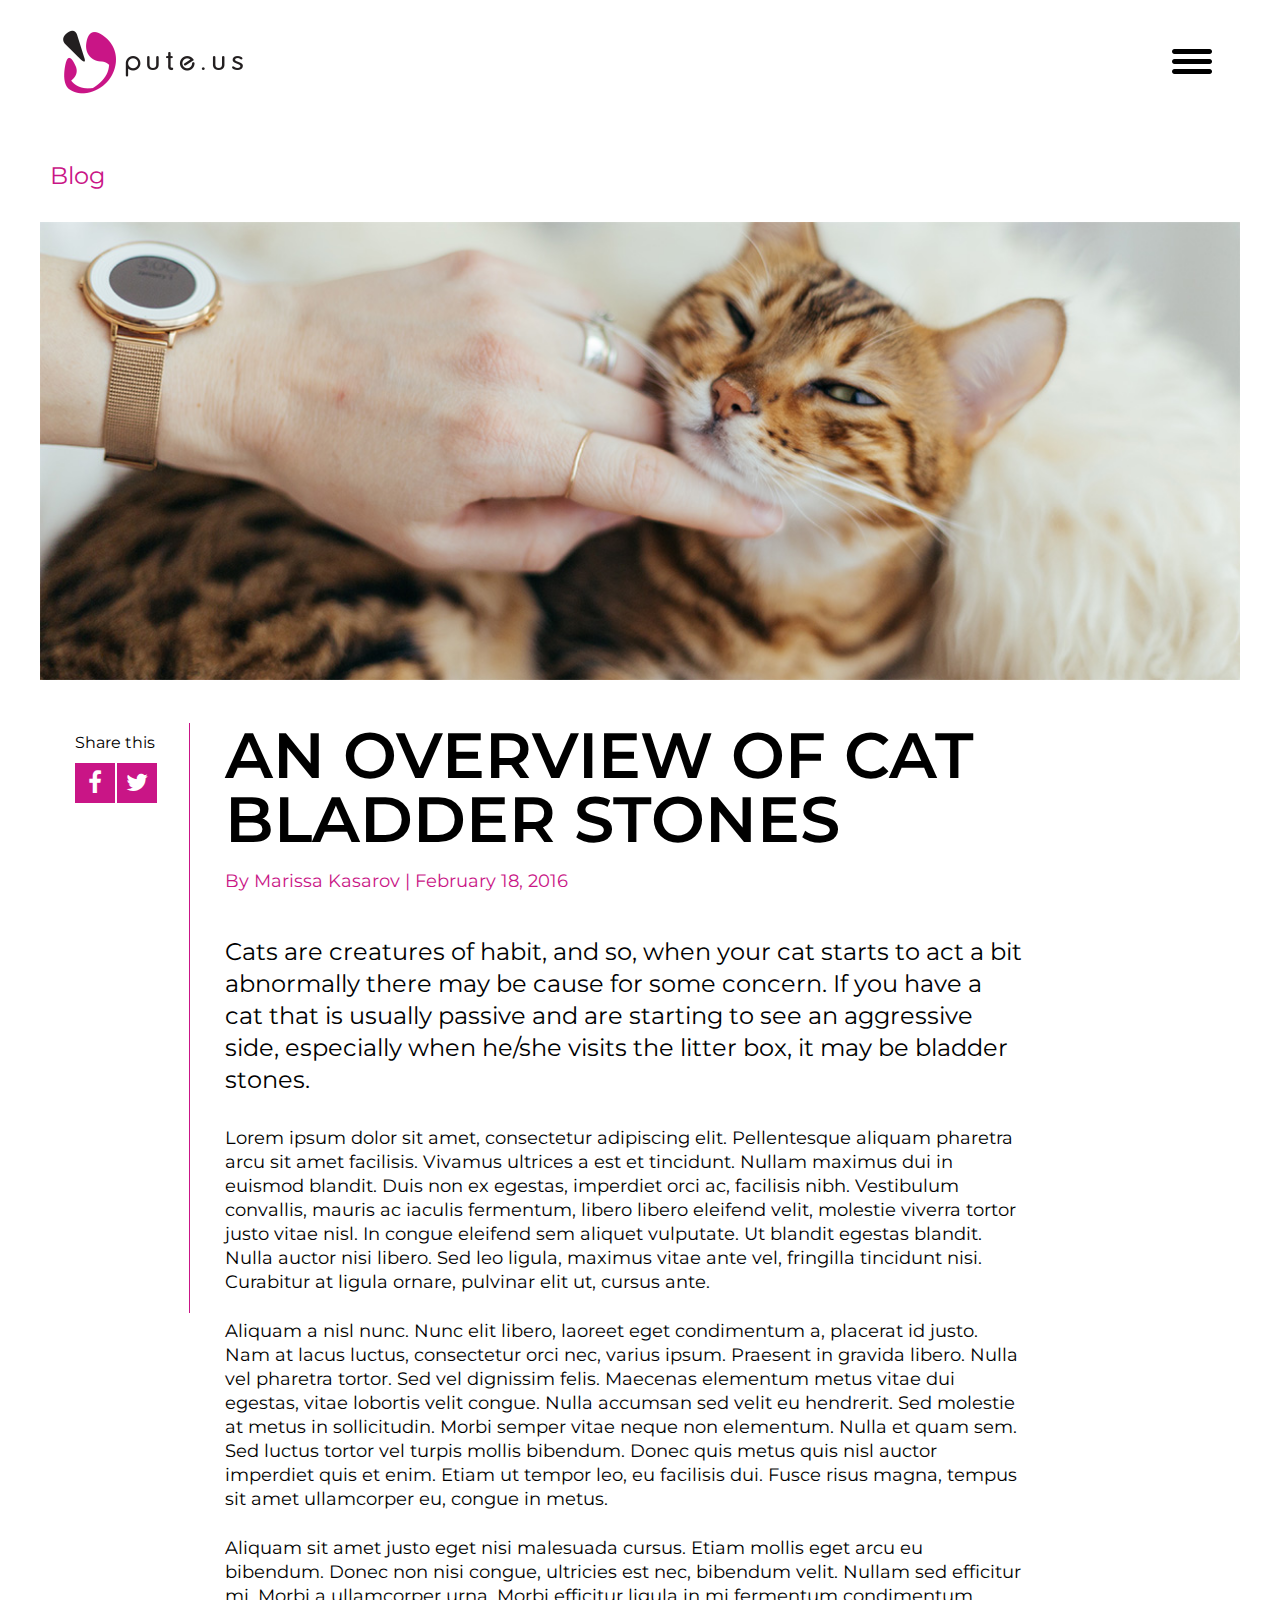
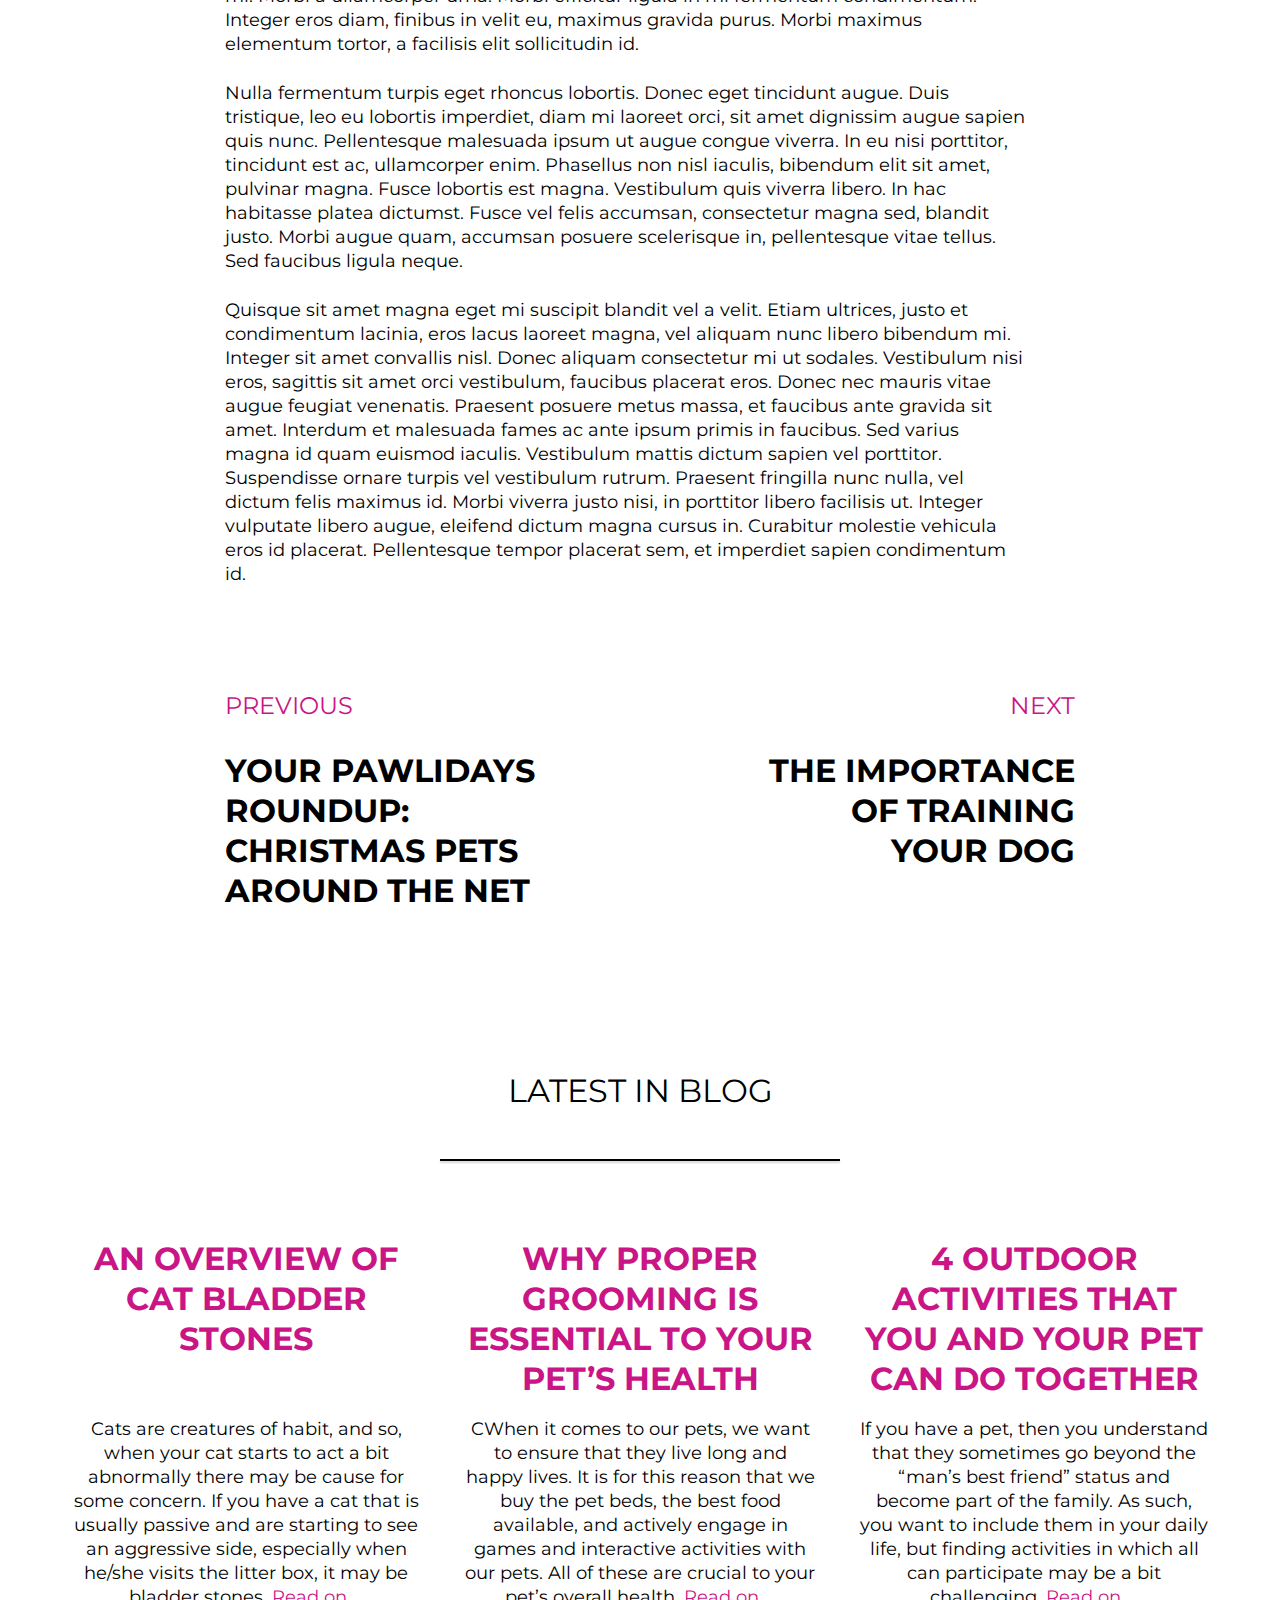
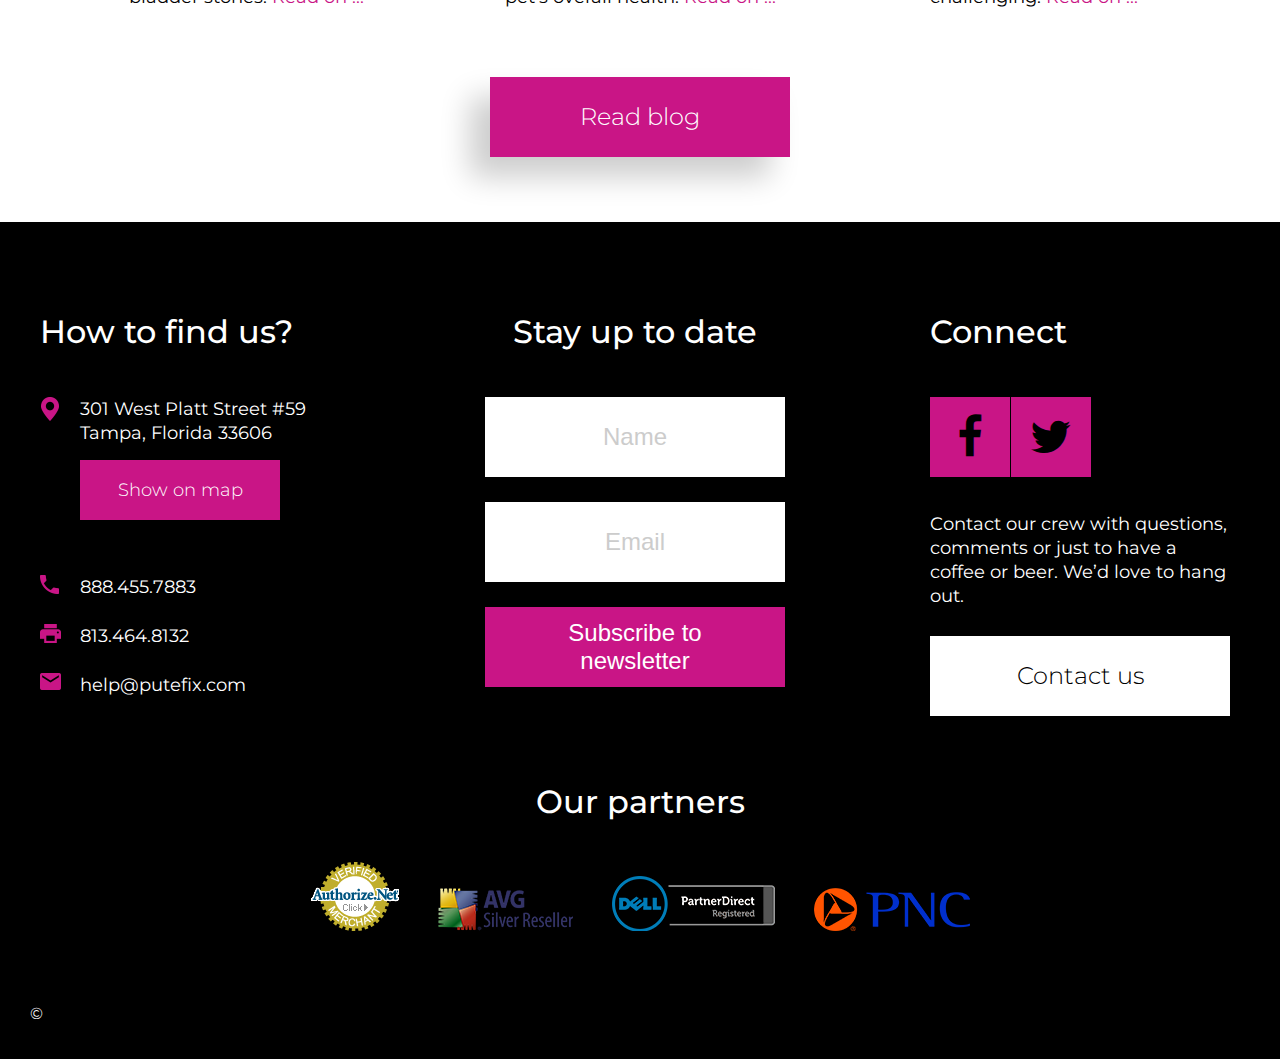
<file: blog_02_single.html>
<!DOCTYPE html>
<html>
  <head>
    <meta charset="utf-8">
    <meta name="viewport" content="width=device-width, initial-scale=1">
    <title>Puteus | Blog Single</title>

    <link rel="stylesheet" href="css/reset.css">
    <link rel="stylesheet" href="css/style.css">
    <link rel="stylesheet" href="css/font-awesome.css">

    <script type="text/javascript" src="js/main.js"></script>

  </head>
  <body>

    <nav class="navigation clr" id="nav">
        <div class="logo fl">
            <a href="#"></a>
        </div><!--logo-->

        <div class="menu fr">
            <a href="#"></a>
        </div><!--menu-->
    </nav><!--nav-->


    <header class="blog-main-header">
      <div class="wrapper">

          <h4>Blog</h4>

          <div class="blog-header-img">
              <img src="images/blog-bg.jpg" alt="blog img">
          </div><!--blog-header-img-->

      </div><!--wrapper-->
    </header><!--blog-main-header-->



    <div class="cat-overview clr">
      <div class="wrapper">

        <div class="share-socials fl">
            <p>Share this</p>

            <div class="blog-socials">
              <a class="socials" href="#">
                  <i class="fa fa-facebook" aria-hidden="true"></i>
              </a>
              <a class="socials" href="#">
                  <i class="fa fa-twitter" aria-hidden="true"></i>
              </a>
            </div><!--blog-socials-->

        </div><!--share-socials-->


        <div class="cat-overview-wrap fl">

          <h2>AN OVERVIEW OF CAT BLADDER STONES</h2>

          <span>By Marissa Kasarov  |  February 18, 2016</span>

          <p class="cats-info">
            Cats are creatures of habit, and so, when your cat starts to act a bit abnormally
            there may be cause for some concern. If you have a cat that is usually passive and are
            starting to see an aggressive side, especially when he/she visits the litter box, it may
            be bladder stones.
          </p>

          <p>Lorem ipsum dolor sit amet, consectetur adipiscing elit. Pellentesque aliquam pharetra arcu sit amet facilisis. Vivamus ultrices a est et tincidunt. Nullam maximus dui in euismod blandit. Duis non ex egestas, imperdiet orci ac, facilisis nibh. Vestibulum convallis, mauris ac iaculis fermentum, libero libero eleifend velit, molestie viverra tortor justo vitae nisl. In congue eleifend sem aliquet vulputate. Ut blandit egestas blandit. Nulla auctor nisi libero. Sed leo ligula, maximus vitae ante vel, fringilla tincidunt nisi. Curabitur at ligula ornare, pulvinar elit ut, cursus ante.</p>

          <p>Aliquam a nisl nunc. Nunc elit libero, laoreet eget condimentum a, placerat id justo. Nam at lacus luctus, consectetur orci nec, varius ipsum. Praesent in gravida libero. Nulla vel pharetra tortor. Sed vel dignissim felis. Maecenas elementum metus vitae dui egestas, vitae lobortis velit congue. Nulla accumsan sed velit eu hendrerit. Sed molestie at metus in sollicitudin. Morbi semper vitae neque non elementum. Nulla et quam sem. Sed luctus tortor vel turpis mollis bibendum. Donec quis metus quis nisl auctor imperdiet quis et enim. Etiam ut tempor leo, eu facilisis dui. Fusce risus magna, tempus sit amet ullamcorper eu, congue in metus.</p>

          <p>Aliquam sit amet justo eget nisi malesuada cursus. Etiam mollis eget arcu eu bibendum. Donec non nisi congue, ultricies est nec, bibendum velit. Nullam sed efficitur mi. Morbi a ullamcorper urna. Morbi efficitur ligula in mi fermentum condimentum. Integer eros diam, finibus in velit eu, maximus gravida purus. Morbi maximus elementum tortor, a facilisis elit sollicitudin id.</p>

          <p>Nulla fermentum turpis eget rhoncus lobortis. Donec eget tincidunt augue. Duis tristique, leo eu lobortis imperdiet, diam mi laoreet orci, sit amet dignissim augue sapien quis nunc. Pellentesque malesuada ipsum ut augue congue viverra. In eu nisi porttitor, tincidunt est ac, ullamcorper enim. Phasellus non nisl iaculis, bibendum elit sit amet, pulvinar magna. Fusce lobortis est magna. Vestibulum quis viverra libero. In hac habitasse platea dictumst. Fusce vel felis accumsan, consectetur magna sed, blandit justo. Morbi augue quam, accumsan posuere scelerisque in, pellentesque vitae tellus. Sed faucibus ligula neque.</p>

          <p>Quisque sit amet magna eget mi suscipit blandit vel a velit. Etiam ultrices, justo et condimentum lacinia, eros lacus laoreet magna, vel aliquam nunc libero bibendum mi. Integer sit amet convallis nisl. Donec aliquam consectetur mi ut sodales. Vestibulum nisi eros, sagittis sit amet orci vestibulum, faucibus placerat eros. Donec nec mauris vitae augue feugiat venenatis. Praesent posuere metus massa, et faucibus ante gravida sit amet. Interdum et malesuada fames ac ante ipsum primis in faucibus. Sed varius magna id quam euismod iaculis. Vestibulum mattis dictum sapien vel porttitor. Suspendisse ornare turpis vel vestibulum rutrum. Praesent fringilla nunc nulla, vel dictum felis maximus id. Morbi viverra justo nisi, in porttitor libero facilisis ut. Integer vulputate libero augue, eleifend dictum magna cursus in. Curabitur molestie vehicula eros id placerat. Pellentesque tempor placerat sem, et imperdiet sapien condimentum id.</p>



          <div class="prev-next clr">

              <div class="prev-next-box fl">
                <a href="#">previous</a>

                <h3>YOUR PAWLIDAYS ROUNDUP: CHRISTMAS PETS AROUND THE NET</h3>
              </div><!--previous-->

              <div class="prev-next-box fr" style="text-align: right;">
                <a href="#">next</a>

                <h3>THE IMPORTANCE OF TRAINING YOUR DOG</h3>
              </div><!--next-->

          </div><!--prev-next-->
        </div><!--cat overview wrap-->
      </div><!--wrapper-->
    </div><!--cat-overview-->




    <div class="blog">
      <div class="wrapper">

          <div class="blog-title">
            <h2>latest in blog</h2>
          </div><!--blog-title-->

          <div class="h-line">
            <hr class="hr-shadow">
          </div>

          <div class="blog-posts">
              <ul>
                <li>
                    <div class="blog-title">
                        <h3>AN OVERVIEW OF CAT BLADDER STONES</h3>
                    </div><!--blog-title-->

                    <div class="blog-text">
                        <p>
                          Cats are creatures of habit, and so, when your cat starts to act a bit
                          abnormally there may be cause for some concern. If you have a cat that
                          is usually passive and are starting to see an aggressive side, especially
                          when he/she visits the litter box, it may be bladder stones. <a href="#">Read on ...</a>
                        </p>
                    </div><!--blog-text-->
                </li>

                <li>
                    <div class="blog-title">
                        <h3>WHY PROPER GROOMING IS ESSENTIAL TO YOUR PET’S HEALTH</h3>
                    </div><!--blog-title-->

                    <div class="blog-text">
                        <p>
                          CWhen it comes to our pets, we want to ensure that they live long and happy lives.
                          It is for this reason that we buy the pet beds, the best food available, and actively
                          engage in games and interactive activities with our pets. All of these are crucial to
                          your pet’s overall health. <a href="#">Read on ...</a>
                        </p>
                    </div><!--blog-text-->
                </li>

                <li>
                    <div class="blog-title">
                        <h3>4 OUTDOOR ACTIVITIES THAT YOU AND YOUR PET CAN DO TOGETHER</h3>
                    </div><!--blog-title-->

                    <div class="blog-text">
                        <p>
                          If you have a pet, then you understand that they sometimes go beyond the “man’s best friend”
                          status and become part of the family. As such, you want to include them in your daily life,
                          but finding activities in which all can participate may be a bit challenging. <a href="#">Read on ...</a>
                        </p>
                    </div><!--blog-text-->
                </li>
              </ul>

              <div class="read-blog">
                <a class="btn pink" href="#">Read blog</a>
              </div><!--read-blog-->
          </div><!--blog-posts-->
      </div><!--wrapper-->
    </div><!--blog-->





    <div class="footer">
      <div class="wrapper">

          <div class="footer-top">
              <ul class="clr">
                <li class="contact">
                    <h3>How to find us?</h3>

                    <ul>
                      <li>
                          <p class="location">
                            301 West Platt Street #59 <br>
                            Tampa, Florida 33606

                            <a class="btn pink" href="#">Show on map</a>
                          </p>
                      </li>

                      <li>
                          <p class="phone">888.455.7883</p>
                      </li>

                      <li>
                          <p class="fax">813.464.8132</p>
                      </li>

                      <li>
                          <p class="email"><a href="#">help@putefix.com</a></p>
                      </li>

                    </ul>
                </li><!--contact-->

                <li class="subscribe">
                    <h3>Stay up to date</h3>

                    <input type="text" name="name" placeholder="Name">

                    <input type="text" name="email" placeholder="Email">

                    <button type="submit" name="button">Subscribe to newsletter</button>
                </li><!--subscribe-->

                <li class="connect">
                    <h3>Connect</h3>

                    <a class="socials" href="#">
                        <i class="fa fa-facebook" aria-hidden="true"></i>
                    </a>
                    <a class="socials" href="#">
                        <i class="fa fa-twitter" aria-hidden="true"></i>
                    </a>

                    <p>
                      Contact our crew with questions, comments or just to have a coffee or beer. We’d love to hang out.
                    </p>

                    <a class="btn white" href="#">Contact us</a>
                </li><!--connect-->
              </ul>
          </div><!--footer-top-->

          <div class="footer-bottom">
              <h3>Our partners</h3>

              <ul>
                <li>
                  <a href="#"><img src="images/authorize.png" alt="authorize"></a>
                </li>

                <li>
                  <a href="#"><img src="images/avg.png" alt="avg"></a>
                </li>

                <li>
                  <a href="#"><img src="images/dell.png" alt="dell"></a>
                </li>

                <li>
                  <a href="#"><img src="images/pnc.png" alt="pnc"></a>
                </li>
              </ul>
          </div><!--footer-bottom-->

      </div><!--wrapper-->

      <div class="copyright">
          <p>©</p>
      </div><!--copyright-->

    </div><!--footer-->
  </body>
</html>
</file>
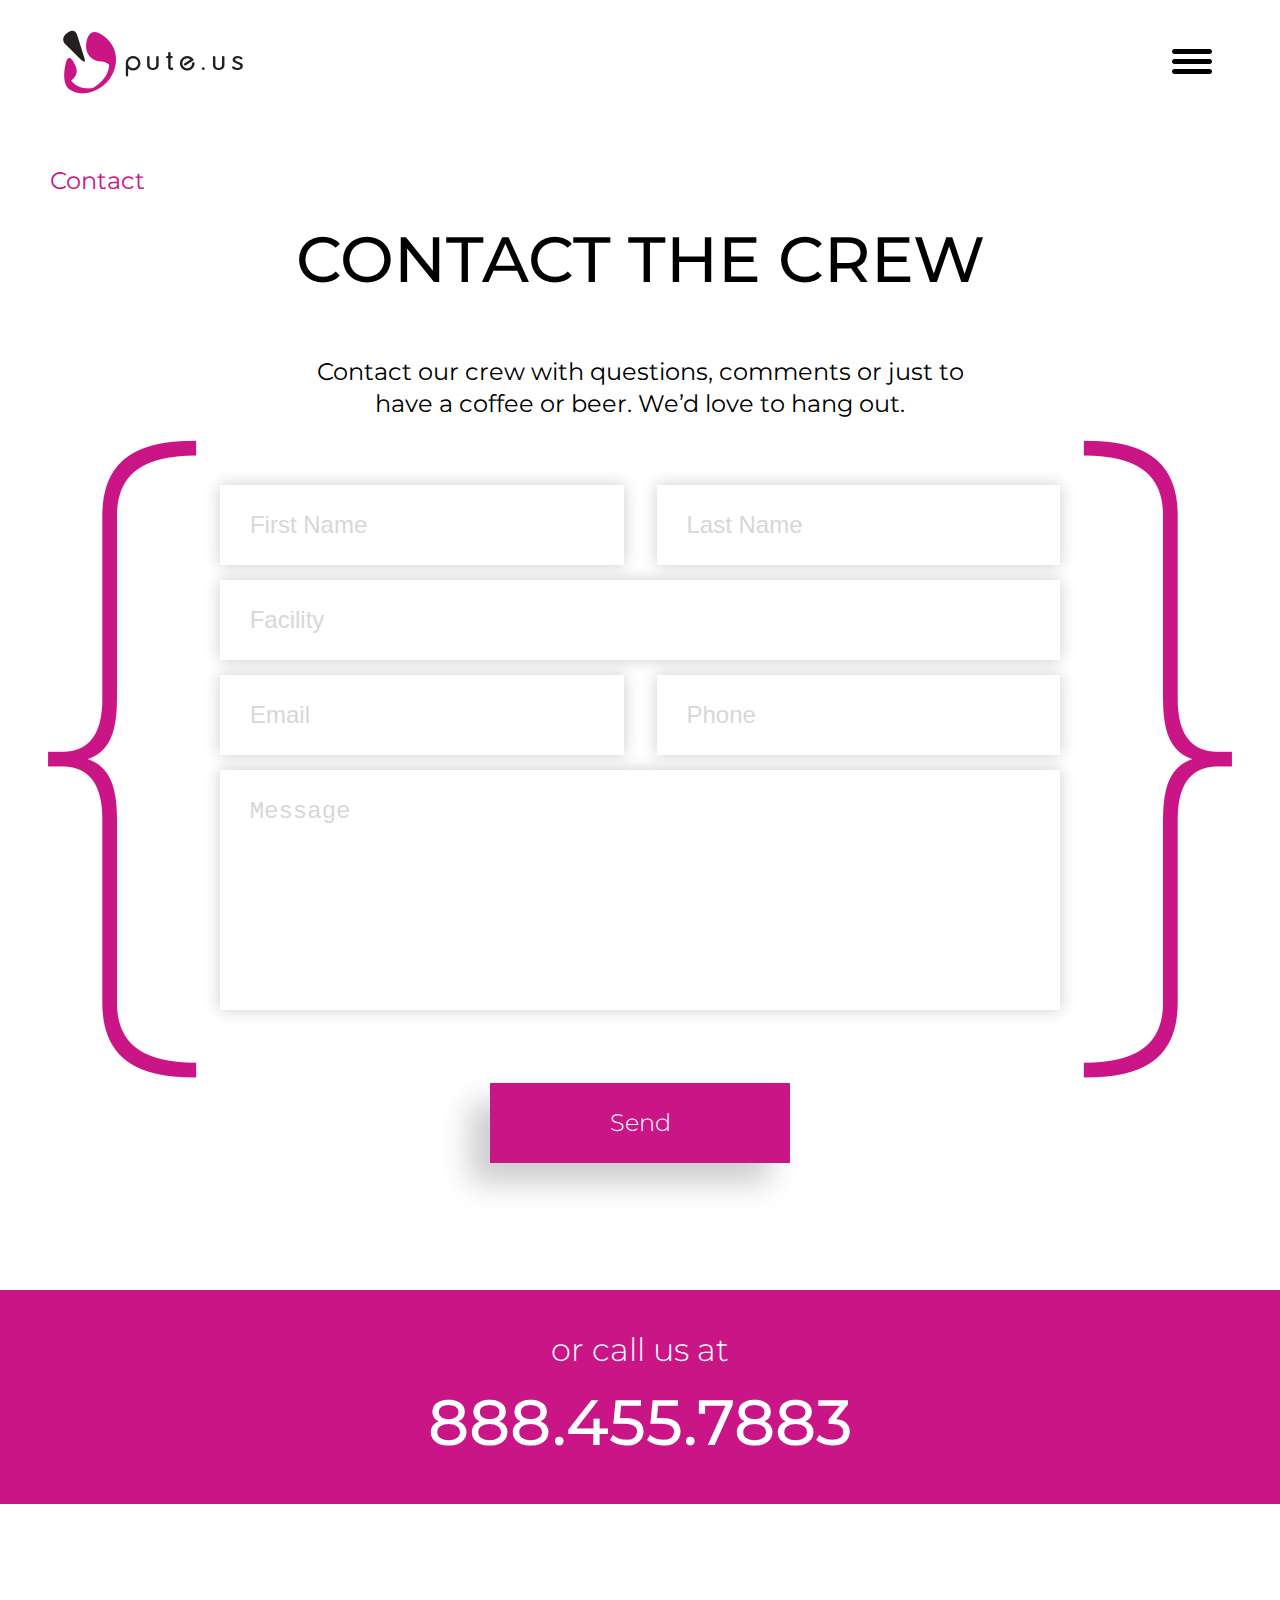
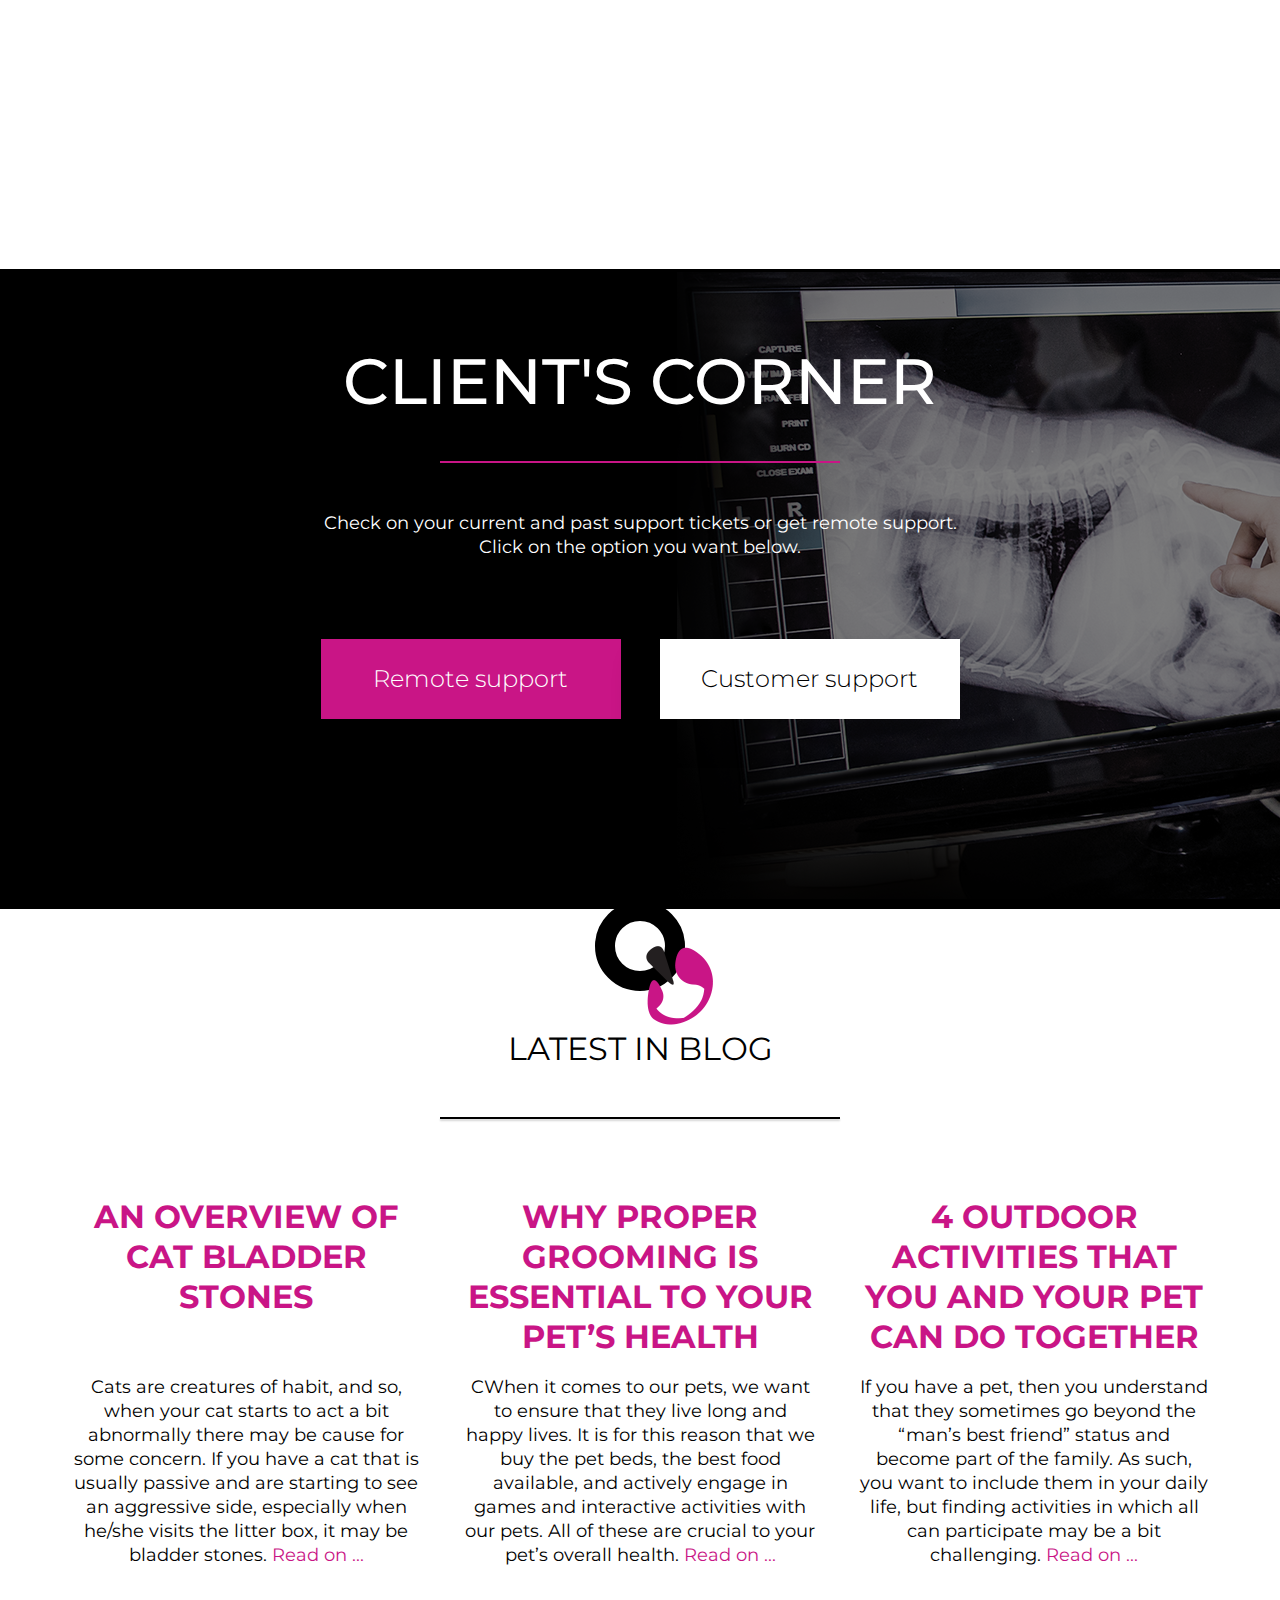
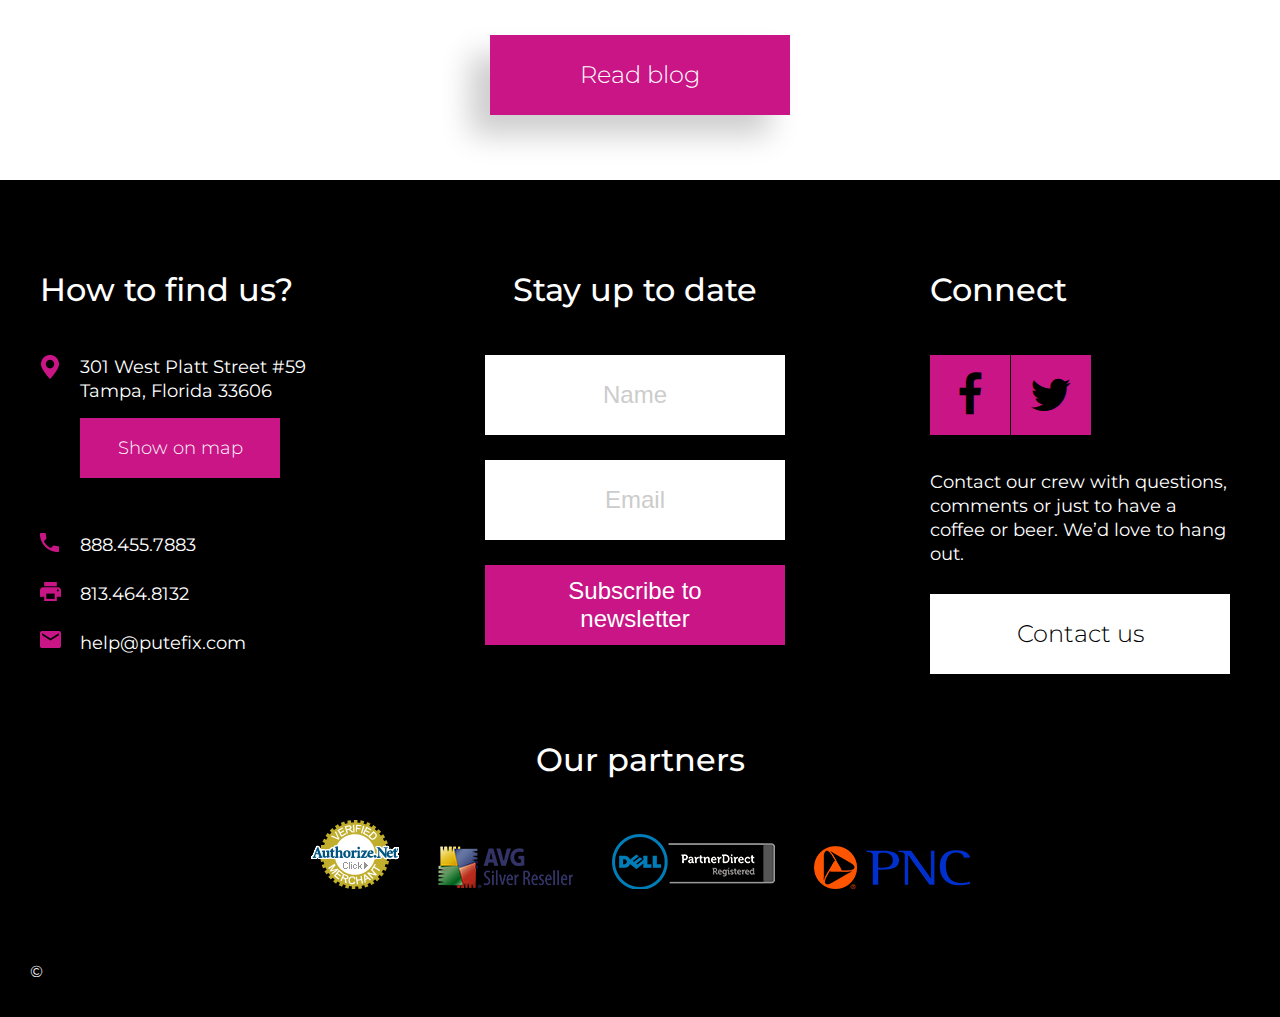
<file: contact.html>
<!DOCTYPE html>
<html>
  <head>
    <meta charset="utf-8">
    <meta name="viewport" content="width=device-width, initial-scale=1">
    <title>Puteus | Contact</title>

    <link rel="stylesheet" href="css/reset.css">
    <link rel="stylesheet" href="css/style.css">
    <link rel="stylesheet" href="css/font-awesome.css">
    
    <script type="text/javascript" src="js/main.js"></script>

  </head>
  <body>

    <nav class="navigation clr" id="nav">
        <div class="logo fl">
            <a href="#"></a>
        </div><!--logo-->

        <div class="menu fr">
            <a href="#"></a>
        </div><!--menu-->
    </nav><!--nav-->


    <div class="contact-section">
      <div class="wrapper">

          <h4>Contact</h4>

          <div class="contact-crew">
            <div class="contact-headline">
              <h2>CONTACT THE CREW</h2>
              <p>
                Contact our crew with questions, comments or just to have a coffee or beer.
                We’d love to hang out.
              </p>
            </div><!--contact-headline-->


            <div class="contact-form">
                <form action="" method="">
                    <ul>
                      <li>
                        <span class="double">
                          <input type="text" name="first-name" placeholder="First Name">
                        </span>

                        <span class="double">
                          <input type="text" name="last-name" placeholder="Last Name">
                        </span>
                      </li>

                      <li>
                        <span class="facility">
                          <input type="text" name="facility" placeholder="Facility">
                        </span>
                      </li>

                      <li>
                        <span class="double">
                          <input type="email" name="email" placeholder="Email">
                        </span>

                        <span class="double">
                          <input type="number" name="phone" placeholder="Phone">
                        </span>
                      </li>

                      <li>
                        <span class="textarea">
                          <textarea name="message" rows="8" cols="80" placeholder="Message"></textarea>
                        </span>
                      </li>

                      <li class="li-btn">
                        <a class="btn pink" href="#">Send</a>
                      </li>
                    </ul>
                </form>
            </div><!--contact-form-->
          </div><!--contact-crew-->

      </div><!--wrapper-->
    </div><!--contact-section-->


    <div class="contact-phone">
        <h5>or call us at</h5>
        <h2>888.455.7883</h2>
    </div><!--contact-phone-->



    <div class="contact-map">
        <iframe src="https://www.google.com/maps/embed?pb=!1m18!1m12!1m3!1d5759.107485157082!2d-82.46590625221533!3d27.940984576040474!2m3!1f0!2f0!3f0!3m2!1i1024!2i768!4f13.1!3m3!1m2!1s0x88c2c36e28c341dd%3A0xbefeb4536f04c299!2s301+W+Platt+St%2C+Tampa%2C+FL+33609%2C+USA!5e0!3m2!1sen!2srs!4v1511609882441" width="100%" height="100%" frameborder="0" style="border:0" allowfullscreen></iframe>
    </div><!--map-->



    <div class="support">

        <div class="support-wrap">

            <h2>client's corner</h2>

            <div class="h-line">
              <hr>
            </div><!--h-linr-->

            <p>
                Check on your current and past support tickets or get remote support. <br>
                Click on the option you want below.
            </p>

            <div class="support-btns">
                <a class="btn pink" href="#">Remote support</a>
                <a class="btn white" href="#">Customer support</a>
            </div><!--support-btns-->

            <div class="support-logo">
                <img src="images/support-logo.png" alt="supp logo">
            </div><!--support-logo-->
        </div><!--support-wrap-->
    </div><!--support-->





    <div class="blog">
      <div class="wrapper">

          <div class="blog-title">
            <h2>latest in blog</h2>
          </div><!--blog-title-->

          <div class="h-line">
            <hr class="hr-shadow">
          </div>

          <div class="blog-posts">
              <ul>
                <li>
                    <div class="blog-title">
                        <h3>AN OVERVIEW OF CAT BLADDER STONES</h3>
                    </div><!--blog-title-->

                    <div class="blog-text">
                        <p>
                          Cats are creatures of habit, and so, when your cat starts to act a bit
                          abnormally there may be cause for some concern. If you have a cat that
                          is usually passive and are starting to see an aggressive side, especially
                          when he/she visits the litter box, it may be bladder stones. <a href="#">Read on ...</a>
                        </p>
                    </div><!--blog-text-->
                </li>

                <li>
                    <div class="blog-title">
                        <h3>WHY PROPER GROOMING IS ESSENTIAL TO YOUR PET’S HEALTH</h3>
                    </div><!--blog-title-->

                    <div class="blog-text">
                        <p>
                          CWhen it comes to our pets, we want to ensure that they live long and happy lives.
                          It is for this reason that we buy the pet beds, the best food available, and actively
                          engage in games and interactive activities with our pets. All of these are crucial to
                          your pet’s overall health. <a href="#">Read on ...</a>
                        </p>
                    </div><!--blog-text-->
                </li>

                <li>
                    <div class="blog-title">
                        <h3>4 OUTDOOR ACTIVITIES THAT YOU AND YOUR PET CAN DO TOGETHER</h3>
                    </div><!--blog-title-->

                    <div class="blog-text">
                        <p>
                          If you have a pet, then you understand that they sometimes go beyond the “man’s best friend”
                          status and become part of the family. As such, you want to include them in your daily life,
                          but finding activities in which all can participate may be a bit challenging. <a href="#">Read on ...</a>
                        </p>
                    </div><!--blog-text-->
                </li>
              </ul>

              <div class="read-blog">
                <a class="btn pink" href="#">Read blog</a>
              </div><!--read-blog-->

          </div><!--blog-posts-->

      </div>
    </div><!--blog-->





    <div class="footer">
      <div class="wrapper">

          <div class="footer-top">
              <ul class="clr">
                <li class="contact">
                    <h3>How to find us?</h3>

                    <ul>
                      <li>
                          <p class="location">
                            301 West Platt Street #59 <br>
                            Tampa, Florida 33606

                            <a class="btn pink" href="#">Show on map</a>
                          </p>
                      </li>

                      <li>
                          <p class="phone">888.455.7883</p>
                      </li>

                      <li>
                          <p class="fax">813.464.8132</p>
                      </li>

                      <li>
                          <p class="email"><a href="#">help@putefix.com</a></p>
                      </li>

                    </ul>
                </li><!--contact-->

                <li class="subscribe">
                    <h3>Stay up to date</h3>

                    <input type="text" name="name" placeholder="Name">

                    <input type="text" name="email" placeholder="Email">

                    <button type="submit" name="button">Subscribe to newsletter</button>
                </li><!--subscribe-->

                <li class="connect">
                    <h3>Connect</h3>

                    <a class="socials" href="#">
                        <i class="fa fa-facebook" aria-hidden="true"></i>
                    </a>
                    <a class="socials" href="#">
                        <i class="fa fa-twitter" aria-hidden="true"></i>
                    </a>

                    <p>
                      Contact our crew with questions, comments or just to have a coffee or beer. We’d love to hang out.
                    </p>

                    <a class="btn white" href="#">Contact us</a>
                </li><!--connect-->
              </ul>
          </div><!--footer-top-->

          <div class="footer-bottom">
              <h3>Our partners</h3>

              <ul>
                <li>
                  <a href="#"><img src="images/authorize.png" alt="authorize"></a>
                </li>

                <li>
                  <a href="#"><img src="images/avg.png" alt="avg"></a>
                </li>

                <li>
                  <a href="#"><img src="images/dell.png" alt="dell"></a>
                </li>

                <li>
                  <a href="#"><img src="images/pnc.png" alt="pnc"></a>
                </li>
              </ul>
          </div><!--footer-bottom-->

      </div><!--wrapper-->

      <div class="copyright">
          <p>©</p>
      </div><!--copyright-->

    </div><!--footer-->
  </body>
</html>
</file>
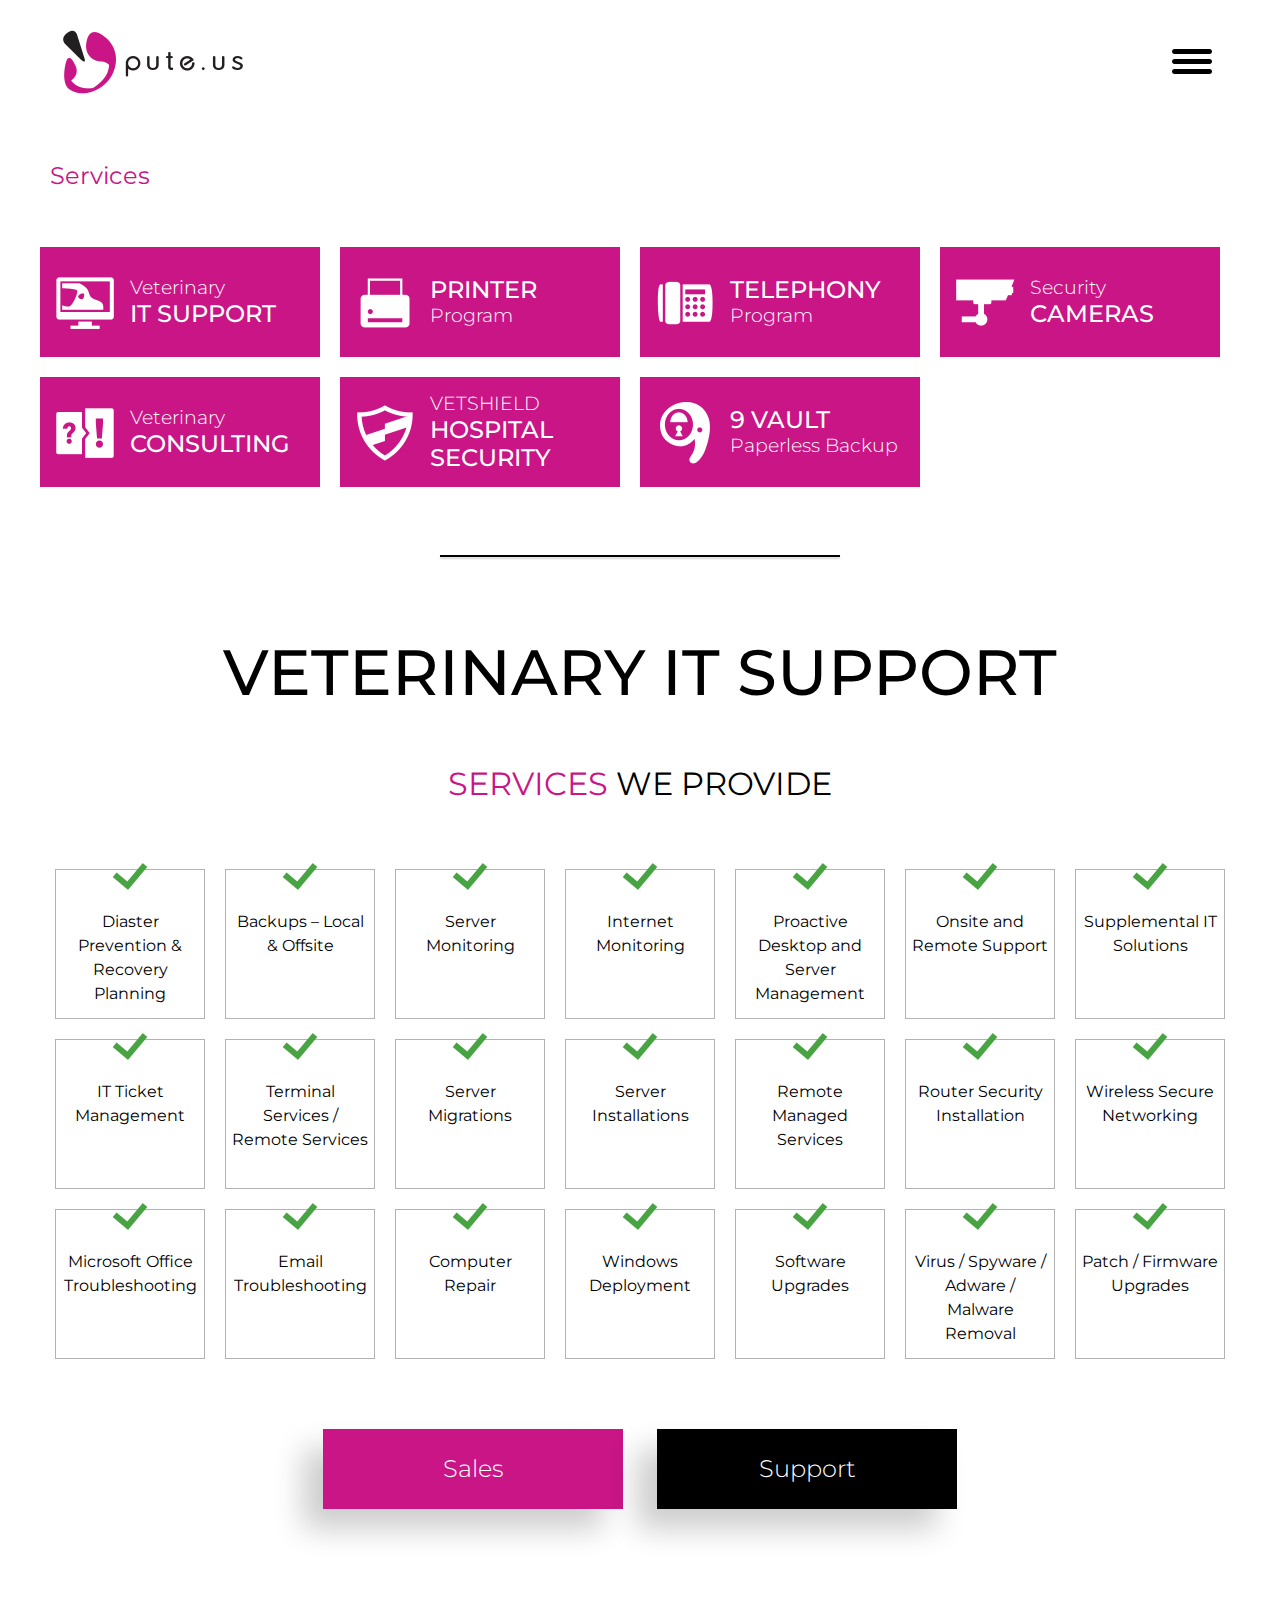
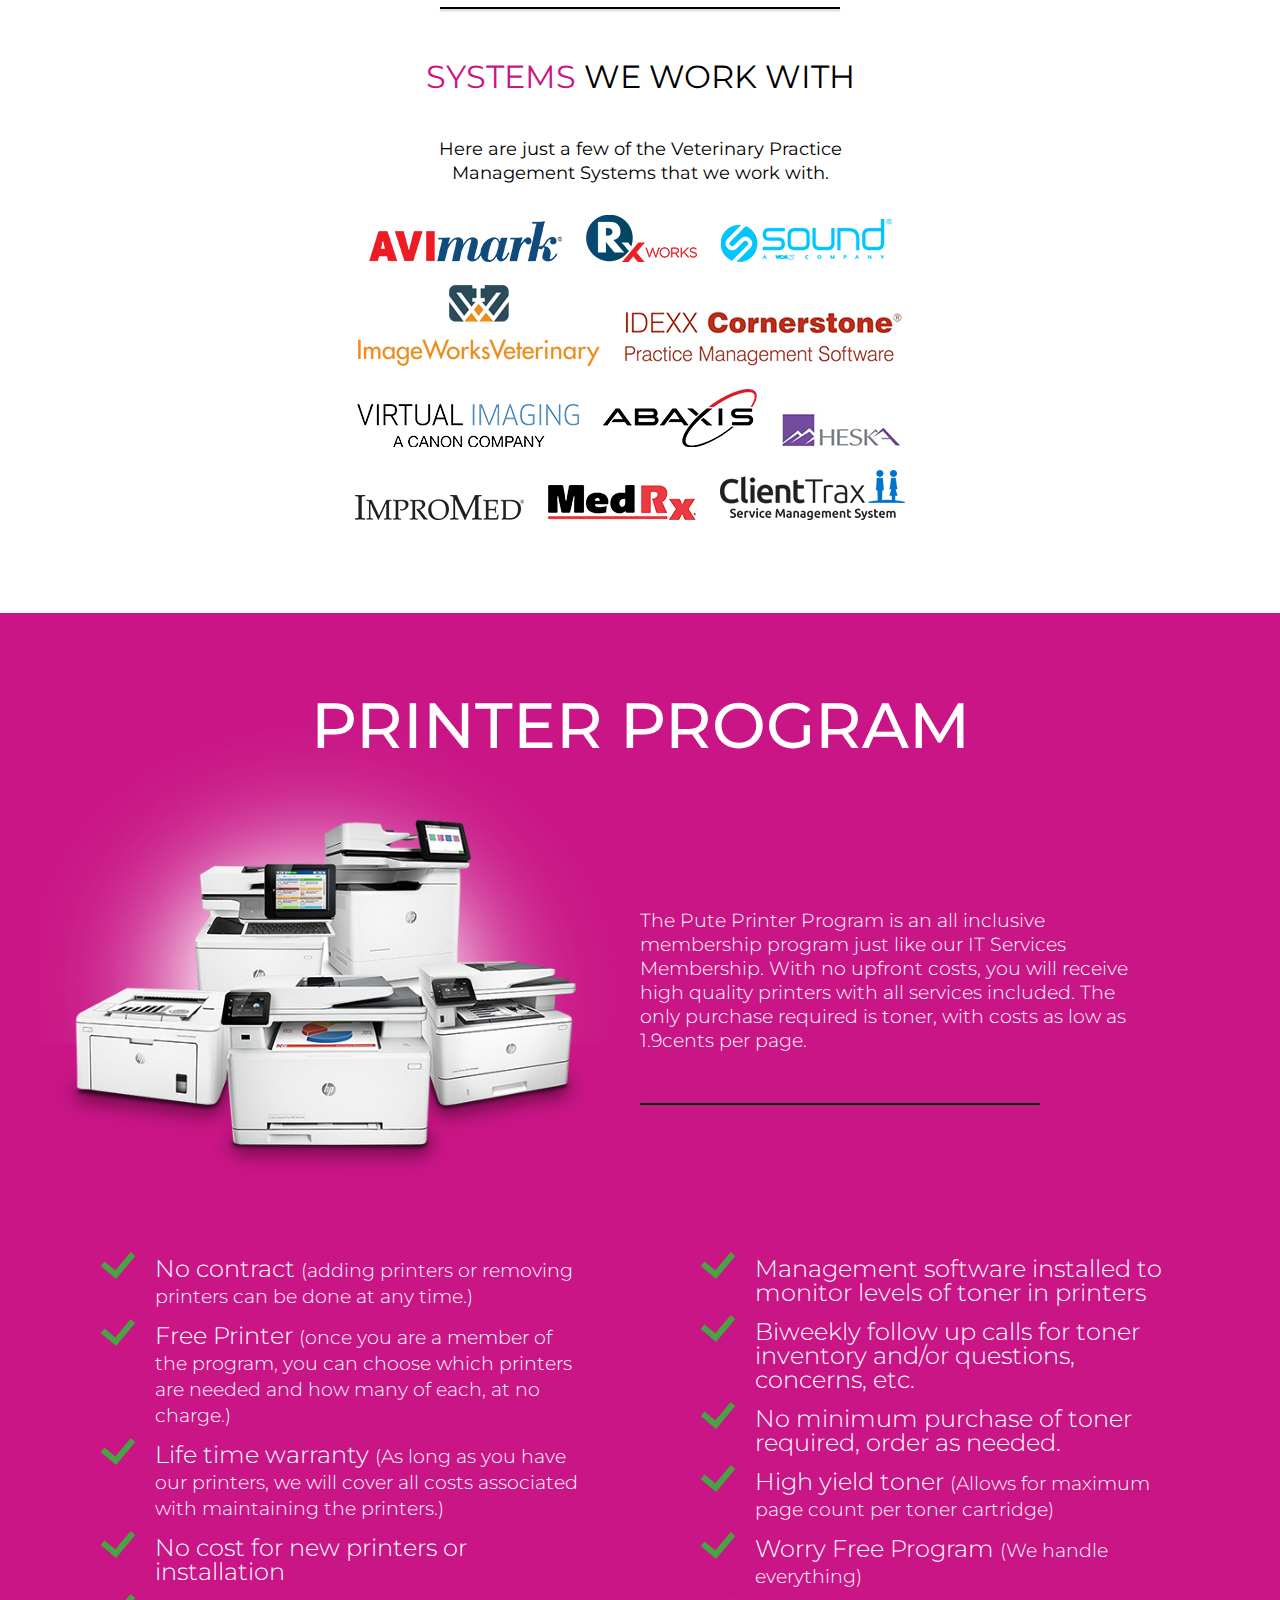
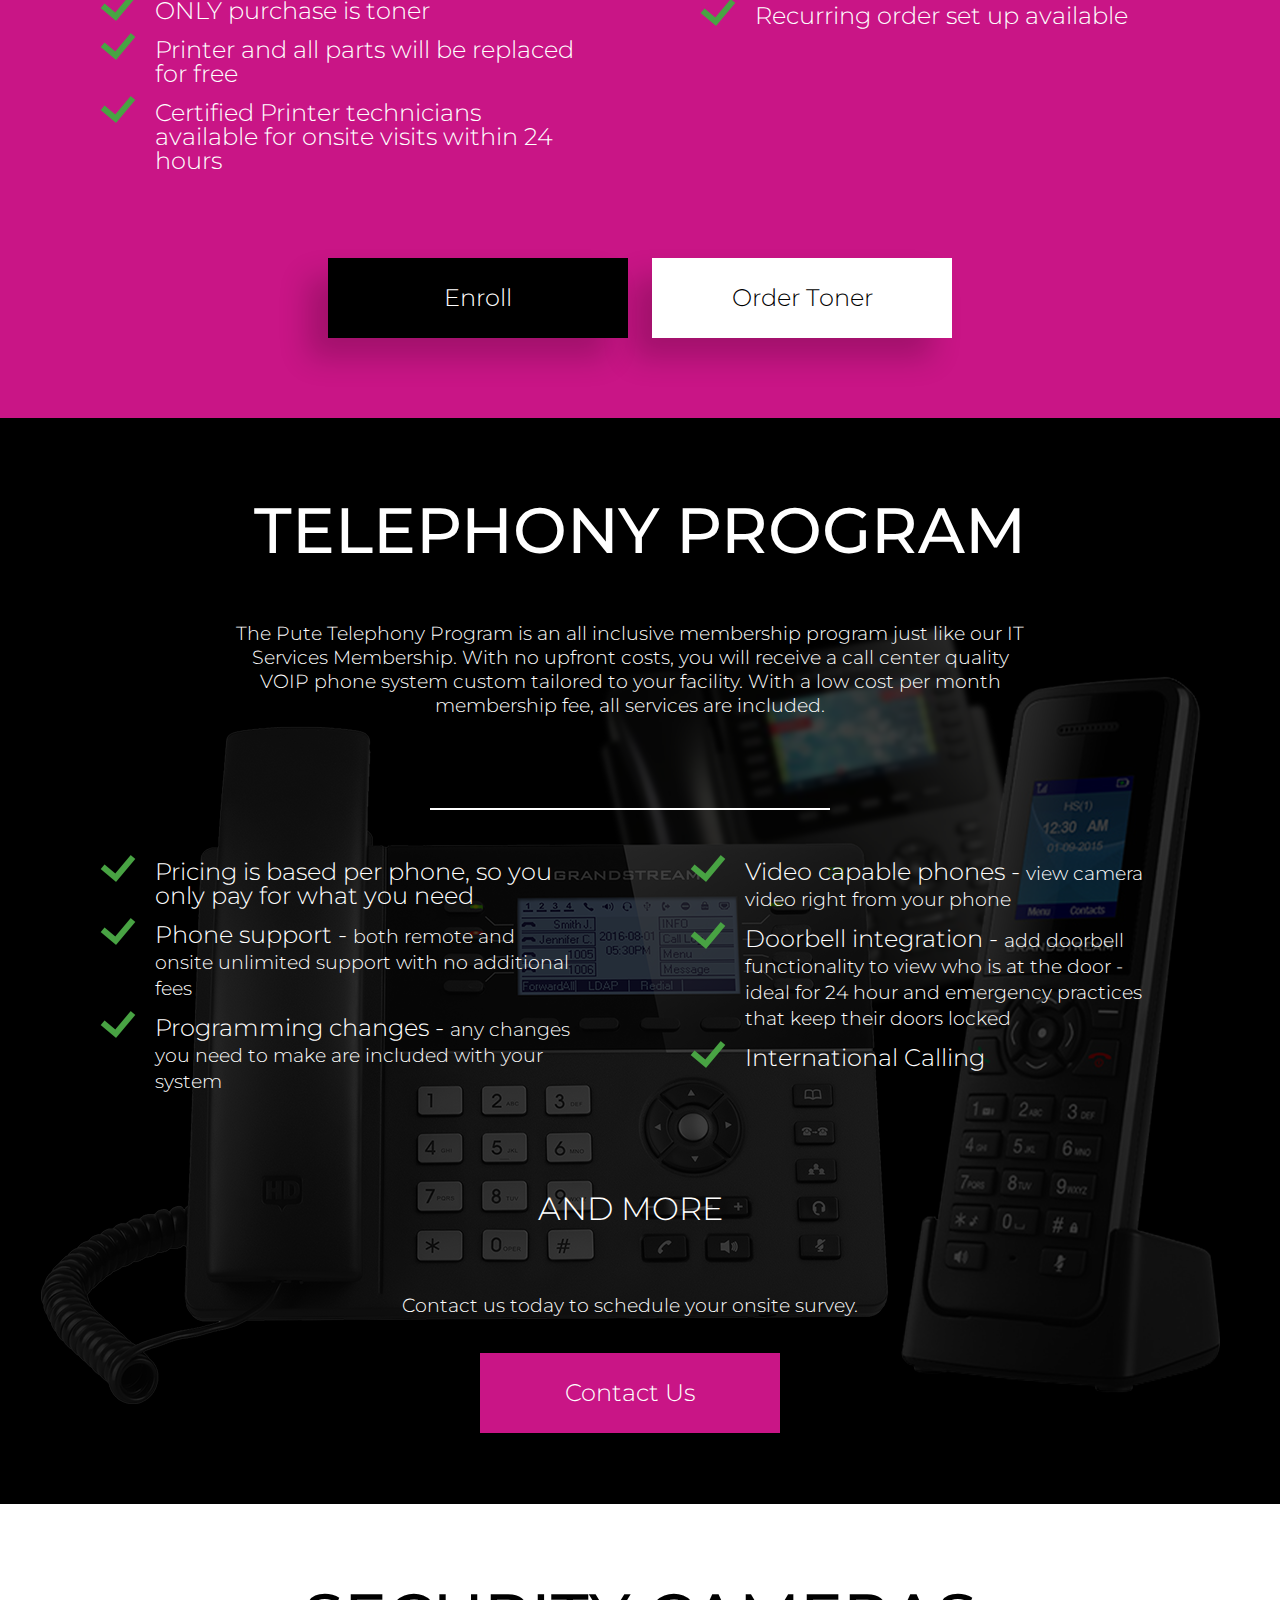
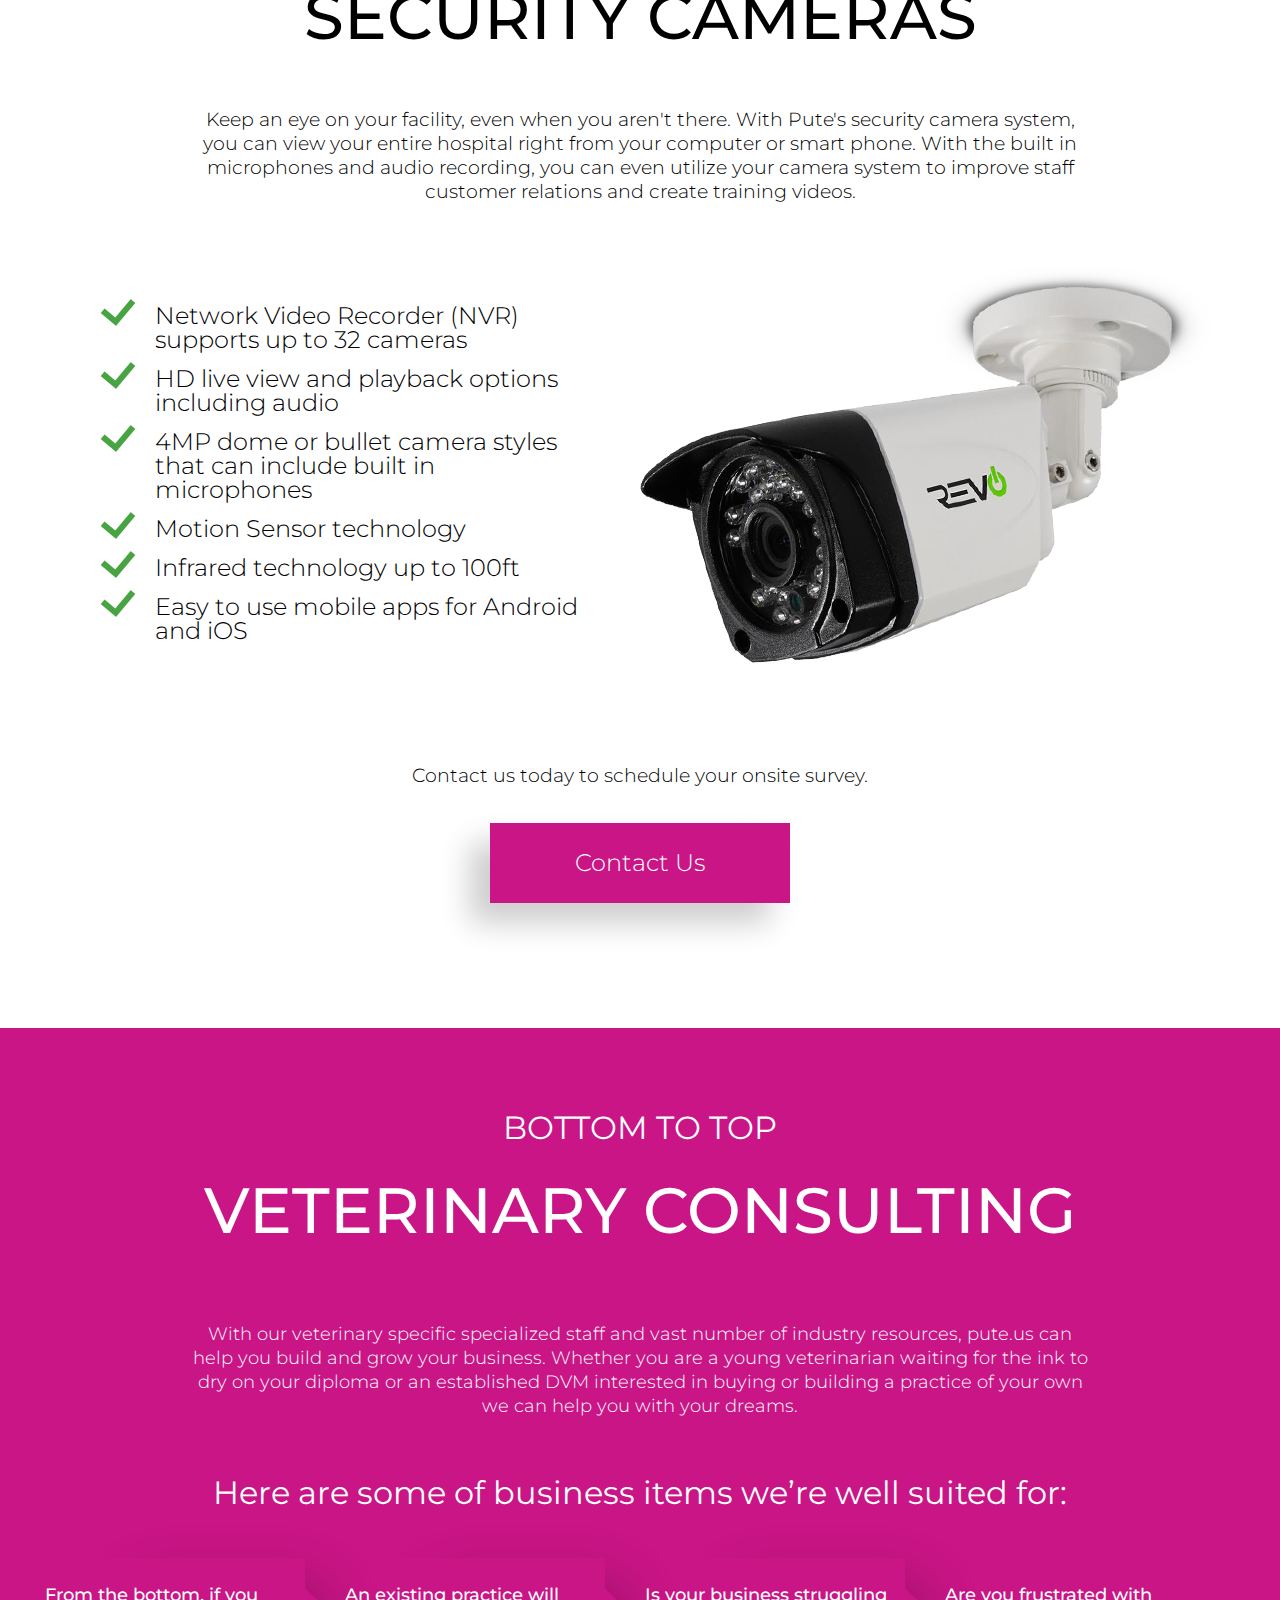
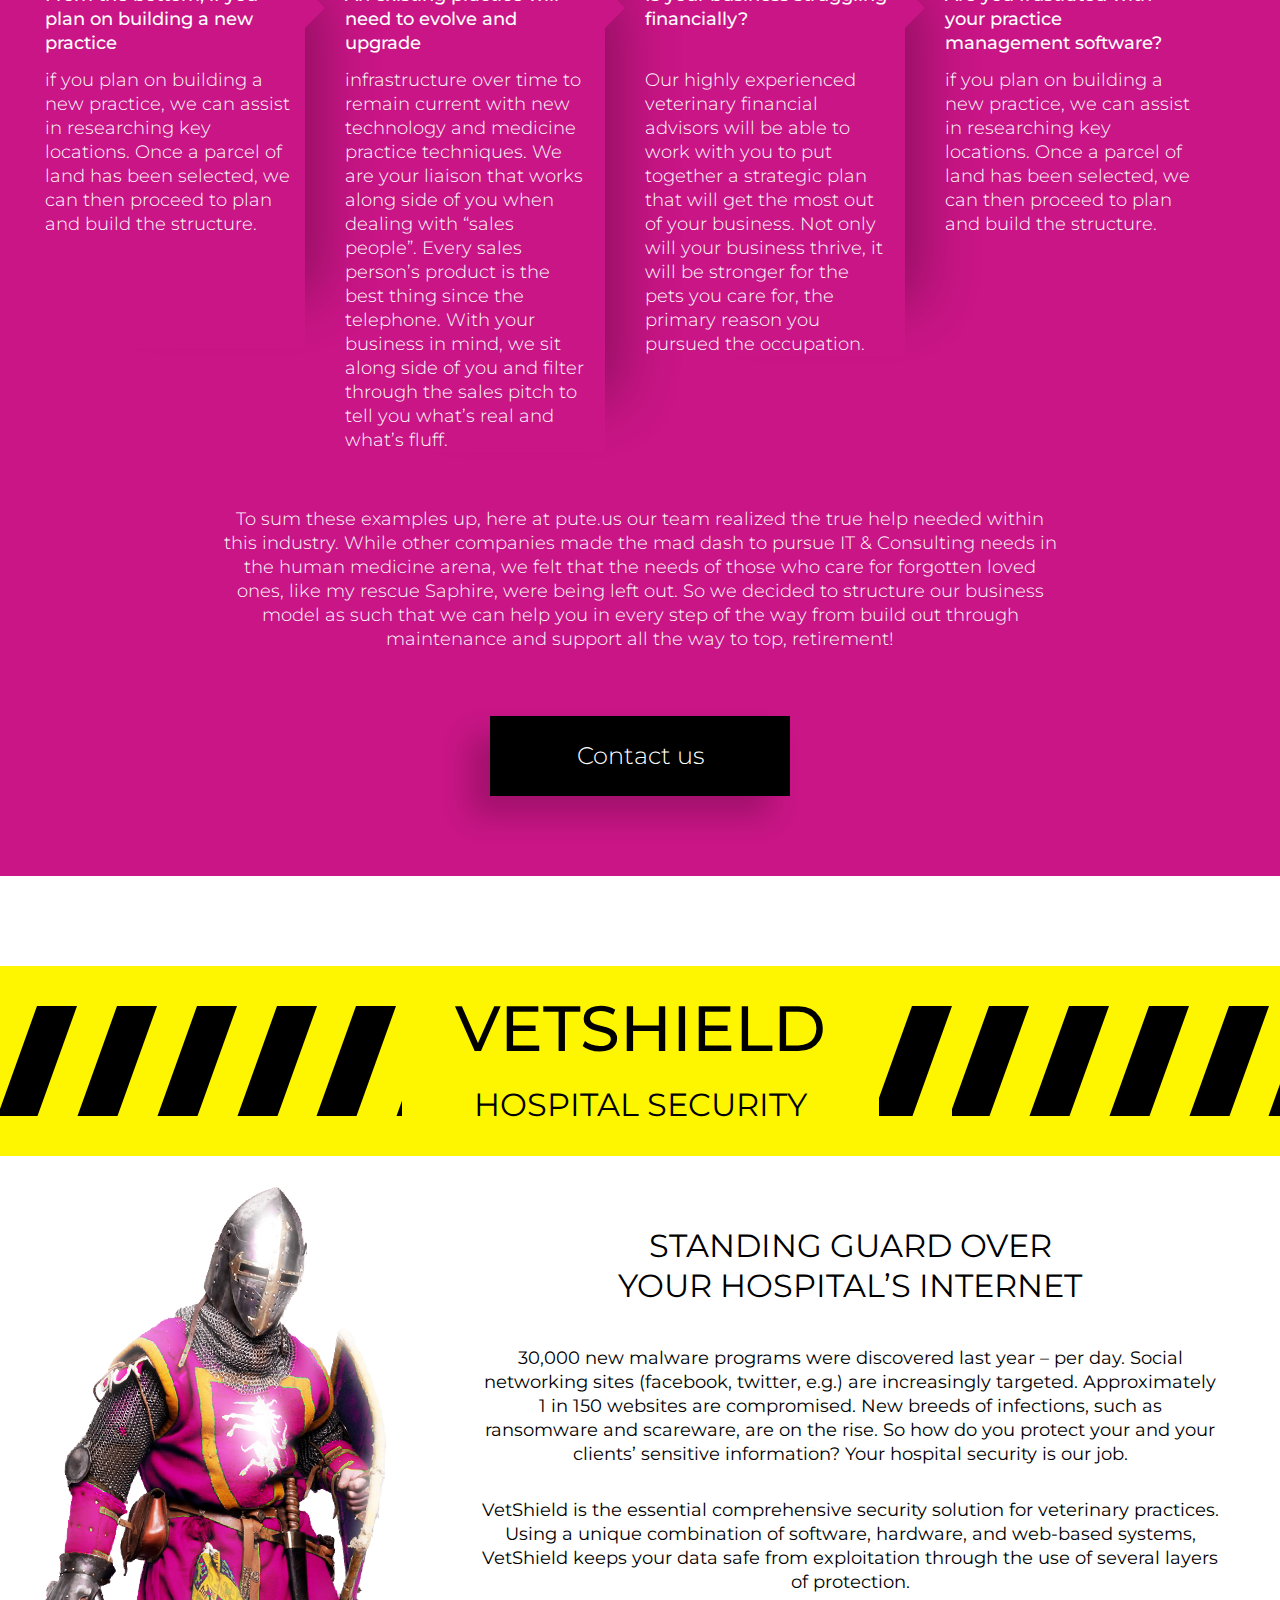
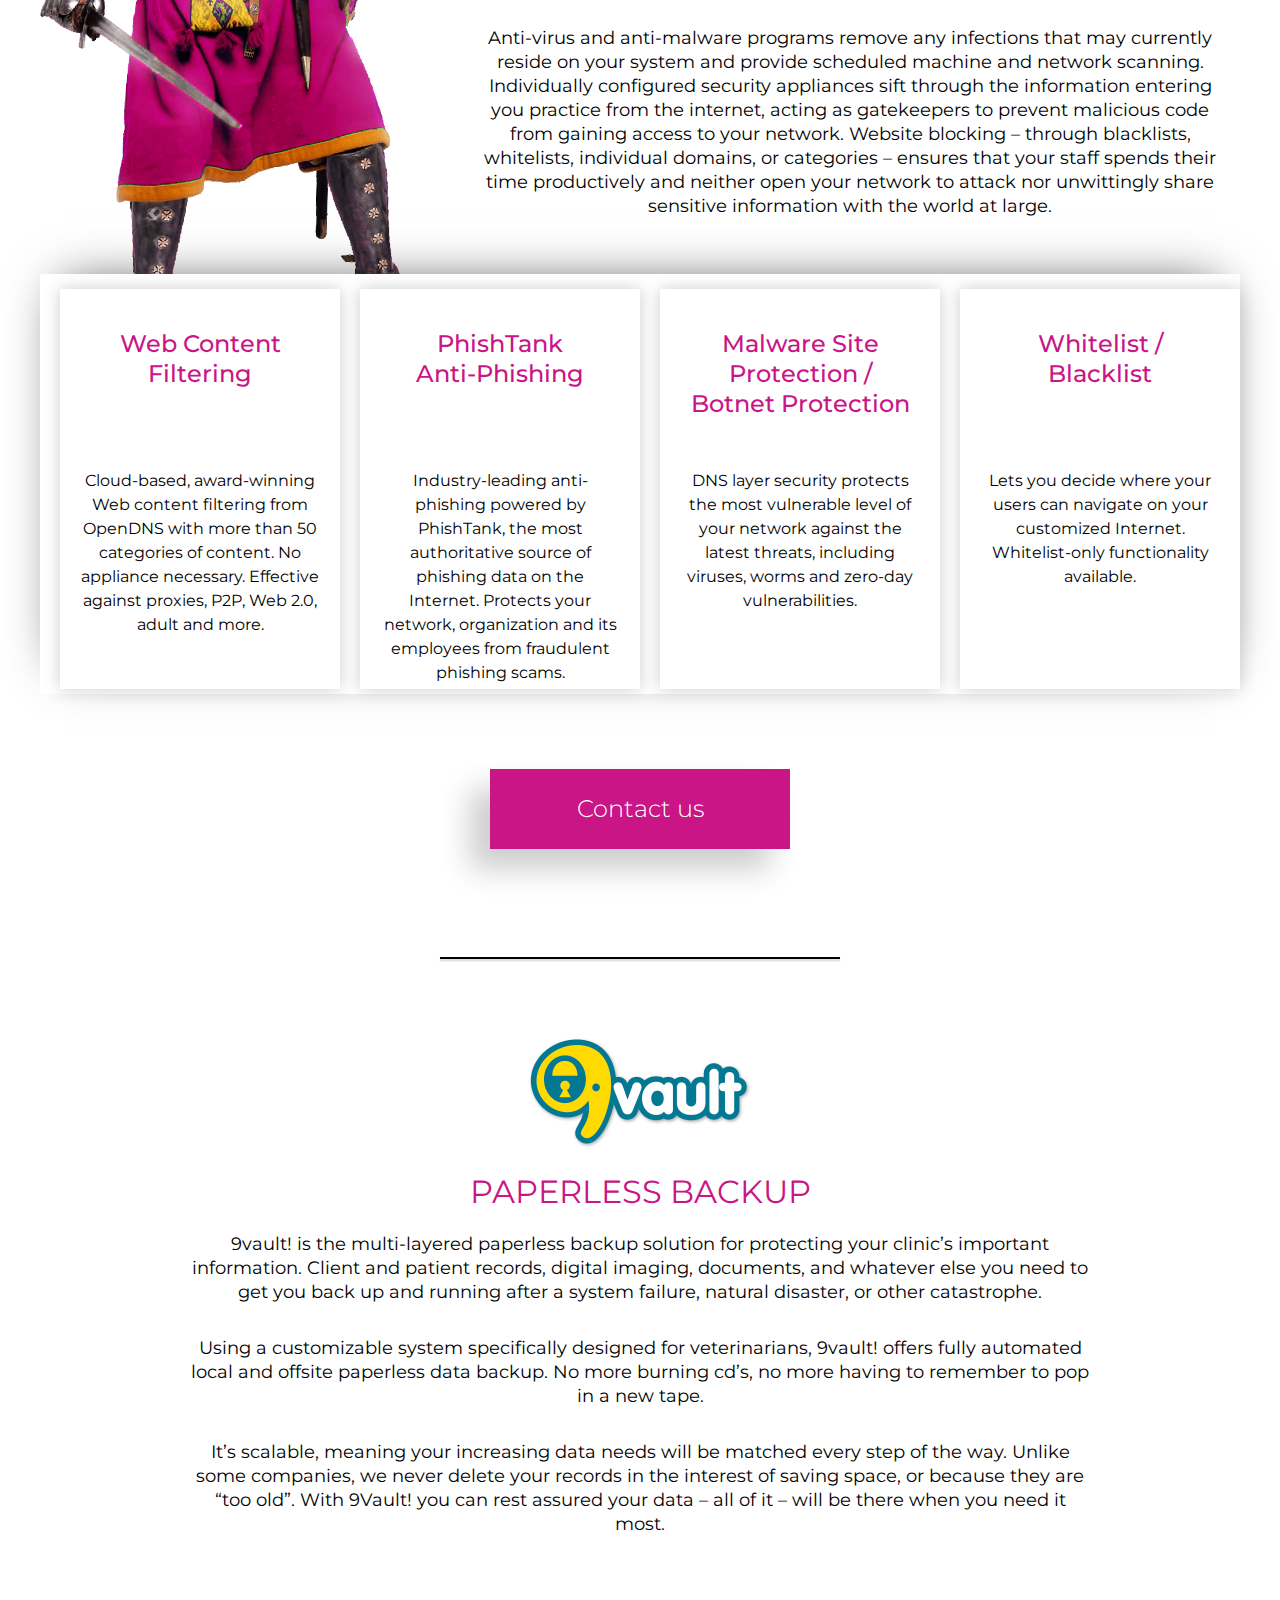
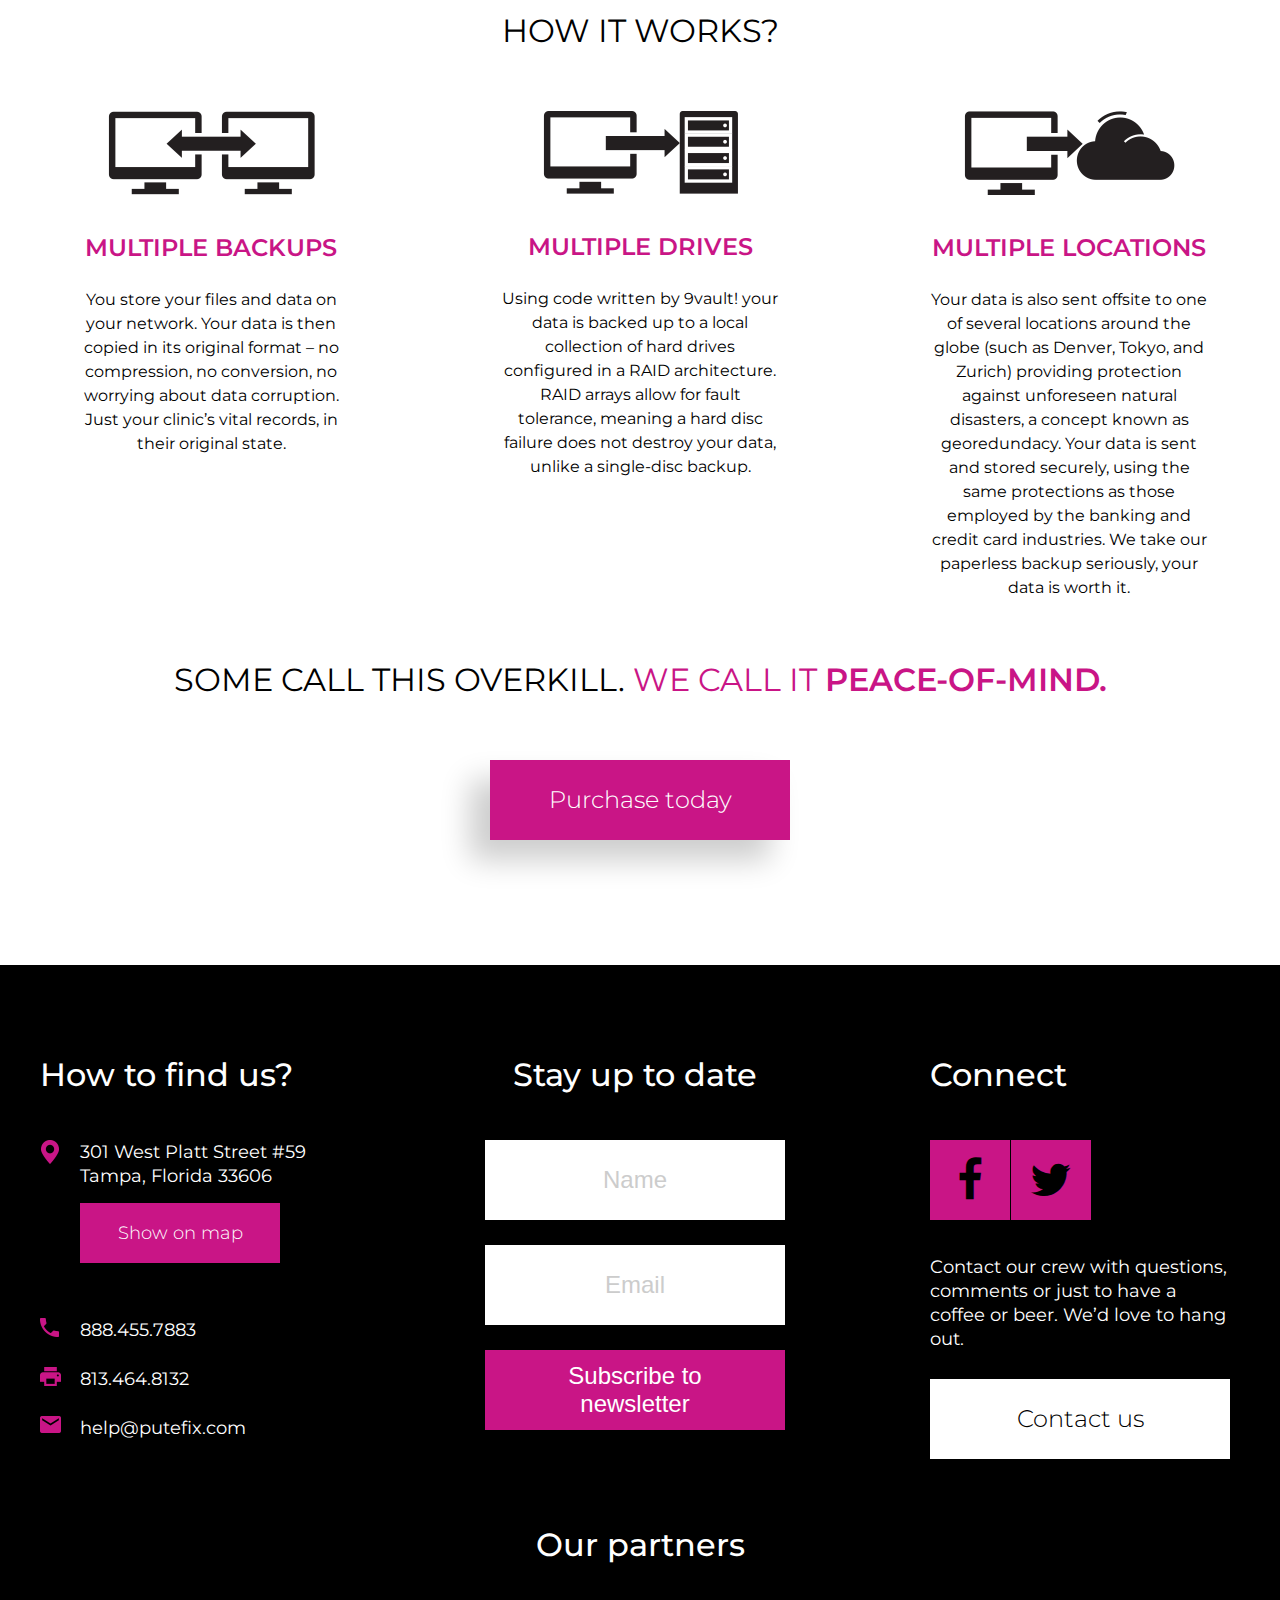
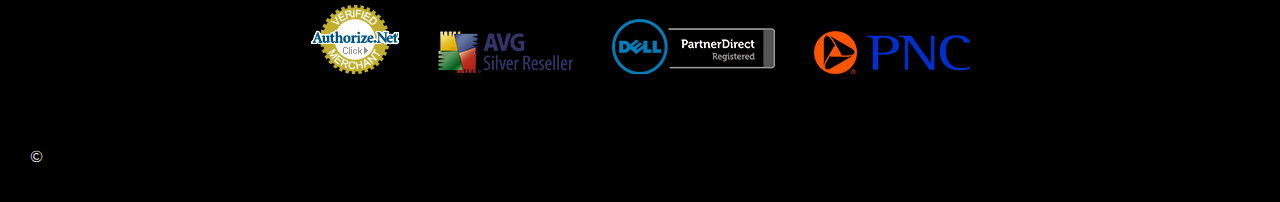
<file: services.html>
<!DOCTYPE html>
<html>
  <head>
    <meta charset="utf-8">
    <meta name="viewport" content="width=device-width, initial-scale=1">
    <title>Puteus | Services</title>

    <link rel="stylesheet" href="css/reset.css">
    <link rel="stylesheet" href="css/style.css">
    <link rel="stylesheet" href="css/font-awesome.css">

    <script type="text/javascript" src="js/main.js"></script>

  </head>
  <body>

    <header class="services">
        <nav class="navigation clr" id="nav">
            <div class="logo fl">
                <a href="#"></a>
            </div><!--logo-->

            <div class="menu fr">
                <a href="#"></a>
            </div><!--menu-->
        </nav><!--nav-->
    </header><!--header-->



    <section id="services">
      <div class="wrapper">

          <div class="services-heading">
              <h4>Services</h4>
          </div><!--services-heading-->

          <div class="services-list">
              <ul class="clr">
                <li>
                  <a href="#">
                    <div class="ser-list-logo">
                        <img src="images/serv-it-support.png" alt="services logo">
                    </div><!--ser-list-logo-->

                    <div class="serv-title">
                      <div class="serv-title-inner">
                          <h5>Veterinary</h5>
                          <h4>IT SUPPORT</h4>
                      </div><!--serv-title-inner-->
                    </div><!--serv-title-->
                  </a>
                </li>

                <li>
                  <a href="#">
                    <div class="ser-list-logo">
                        <img src="images/serv-printer-program.png" alt="services logo">
                    </div><!--ser-list-logo-->

                    <div class="serv-title">
                      <div class="serv-title-inner">
                          <h4>PRINTER</h4>
                          <h5>Program</h5>
                      </div><!--serv-title-inner-->
                    </div><!--serv-title-->
                  </a>
                </li>

                <li>
                  <a href="#">
                    <div class="ser-list-logo">
                        <img src="images/serv-telephone.png" alt="services logo">
                    </div><!--ser-list-logo-->

                    <div class="serv-title">
                      <div class="serv-title-inner">
                          <h4>TELEPHONY</h4>
                          <h5>Program</h5>
                      </div><!--serv-title-inner-->
                    </div><!--serv-title-->
                  </a>
                </li>

                <li>
                  <a href="#">
                    <div class="ser-list-logo">
                        <img src="images/serv-camera.png" alt="services logo">
                    </div><!--ser-list-logo-->

                    <div class="serv-title">
                      <div class="serv-title-inner">
                          <h5>Security</h5>
                          <h4>CAMERAS</h4>
                      </div><!--serv-title-inner-->
                    </div><!--serv-title-->
                  </a>
                </li>

                <li>
                  <a href="#">
                    <div class="ser-list-logo">
                        <img src="images/serv-vet-cons.png" alt="services logo">
                    </div><!--ser-list-logo-->

                    <div class="serv-title">
                      <div class="serv-title-inner">
                          <h5>Veterinary</h5>
                          <h4>CONSULTING</h4>
                      </div><!--serv-title-inner-->
                    </div><!--serv-title-->
                  </a>
                </li>

                <li>
                  <a href="#">
                    <div class="ser-list-logo">
                        <img src="images/serv-hospital.png" alt="services logo">
                    </div><!--ser-list-logo-->

                    <div class="serv-title">
                      <div class="serv-title-inner">
                          <h5>VETSHIELD</h5>
                          <h4>HOSPITAL
                              SECURITY</h4>
                      </div><!--serv-title-inner-->
                    </div><!--serv-title-->
                  </a>
                </li>

                <li>
                  <a href="#">
                    <div class="ser-list-logo">
                        <img src="images/serv-vault.png" alt="services logo">
                    </div><!--ser-list-logo-->

                    <div class="serv-title">
                      <div class="serv-title-inner">
                          <h4>9 VAULT</h4>
                          <h5>Paperless Backup</h5>
                      </div><!--serv-title-inner-->
                    </div><!--serv-title-->
                  </a>
                </li>
              </ul>
          </div><!--services-list-->


          <div class="h-line black center">
            <hr class="hr-shadow">
          </div><!--h-line-->


          <div class="it-support">
              <div class="it-support-headline">
                  <h2>VETERINARY IT SUPPORT</h2>
                  <h3><span>SERVICES</span> WE PROVIDE</h3>
              </div><!--it-support-headline-->

              <div class="services-provided">
                  <ul class="clr">
                      <li>
                          <div class="img-done">
                              <img src="images/done.png" alt="done">
                          </div><!--img done-->

                          <div class="provided-text">
                              <p>Diaster Prevention & Recovery Planning</p>
                          </div><!--provided-text-->
                      </li>

                      <li>
                          <div class="img-done">
                              <img src="images/done.png" alt="done">
                          </div><!--img done-->

                          <div class="provided-text">
                              <p>Backups – Local & Offsite</p>
                          </div><!--provided-text-->
                      </li>

                      <li>
                          <div class="img-done">
                              <img src="images/done.png" alt="done">
                          </div><!--img done-->

                          <div class="provided-text">
                              <p>Server Monitoring</p>
                          </div><!--provided-text-->
                      </li>

                      <li>
                          <div class="img-done">
                              <img src="images/done.png" alt="done">
                          </div><!--img done-->

                          <div class="provided-text">
                              <p>Internet Monitoring</p>
                          </div><!--provided-text-->
                      </li>

                      <li>
                          <div class="img-done">
                              <img src="images/done.png" alt="done">
                          </div><!--img done-->

                          <div class="provided-text">
                              <p>Proactive Desktop and Server Management</p>
                          </div><!--provided-text-->
                      </li>

                      <li>
                          <div class="img-done">
                              <img src="images/done.png" alt="done">
                          </div><!--img done-->

                          <div class="provided-text">
                              <p>Onsite and Remote Support</p>
                          </div><!--provided-text-->
                      </li>

                      <li>
                          <div class="img-done">
                              <img src="images/done.png" alt="done">
                          </div><!--img done-->

                          <div class="provided-text">
                              <p>Supplemental IT Solutions</p>
                          </div><!--provided-text-->
                      </li>

                      <li>
                          <div class="img-done">
                              <img src="images/done.png" alt="done">
                          </div><!--img done-->

                          <div class="provided-text">
                              <p>IT Ticket Management</p>
                          </div><!--provided-text-->
                      </li>

                      <li>
                          <div class="img-done">
                              <img src="images/done.png" alt="done">
                          </div><!--img done-->

                          <div class="provided-text">
                              <p>Terminal Services / Remote Services</p>
                          </div><!--provided-text-->
                      </li>

                      <li>
                          <div class="img-done">
                              <img src="images/done.png" alt="done">
                          </div><!--img done-->

                          <div class="provided-text">
                              <p>Server Migrations</p>
                          </div><!--provided-text-->
                      </li>

                      <li>
                          <div class="img-done">
                              <img src="images/done.png" alt="done">
                          </div><!--img done-->

                          <div class="provided-text">
                              <p>Server Installations</p>
                          </div><!--provided-text-->
                      </li>

                      <li>
                          <div class="img-done">
                              <img src="images/done.png" alt="done">
                          </div><!--img done-->

                          <div class="provided-text">
                              <p>Remote Managed Services</p>
                          </div><!--provided-text-->
                      </li>

                      <li>
                          <div class="img-done">
                              <img src="images/done.png" alt="done">
                          </div><!--img done-->

                          <div class="provided-text">
                              <p>Router Security Installation</p>
                          </div><!--provided-text-->
                      </li>

                      <li>
                          <div class="img-done">
                              <img src="images/done.png" alt="done">
                          </div><!--img done-->

                          <div class="provided-text">
                              <p>Wireless Secure Networking</p>
                          </div><!--provided-text-->
                      </li>

                      <li>
                          <div class="img-done">
                              <img src="images/done.png" alt="done">
                          </div><!--img done-->

                          <div class="provided-text">
                              <p>Microsoft Office Troubleshooting</p>
                          </div><!--provided-text-->
                      </li>

                      <li>
                          <div class="img-done">
                              <img src="images/done.png" alt="done">
                          </div><!--img done-->

                          <div class="provided-text">
                              <p>Email Troubleshooting</p>
                          </div><!--provided-text-->
                      </li>

                      <li>
                          <div class="img-done">
                              <img src="images/done.png" alt="done">
                          </div><!--img done-->

                          <div class="provided-text">
                              <p>Computer Repair</p>
                          </div><!--provided-text-->
                      </li>

                      <li>
                          <div class="img-done">
                              <img src="images/done.png" alt="done">
                          </div><!--img done-->

                          <div class="provided-text">
                              <p>Windows Deployment</p>
                          </div><!--provided-text-->
                      </li>

                      <li>
                          <div class="img-done">
                              <img src="images/done.png" alt="done">
                          </div><!--img done-->

                          <div class="provided-text">
                              <p>Software Upgrades</p>
                          </div><!--provided-text-->
                      </li>

                      <li>
                          <div class="img-done">
                              <img src="images/done.png" alt="done">
                          </div><!--img done-->

                          <div class="provided-text">
                              <p>Virus / Spyware / Adware / Malware Removal</p>
                          </div><!--provided-text-->
                      </li>

                      <li>
                          <div class="img-done">
                              <img src="images/done.png" alt="done">
                          </div><!--img done-->

                          <div class="provided-text">
                              <p>Patch / Firmware Upgrades</p>
                          </div><!--provided-text-->
                      </li>
                  </ul>
              </div><!--services-provided-->


              <div class="it-support-buttons">
                  <a class="btn pink" href="#">Sales</a>
                  <a class="btn black" href="#">Support</a>
              </div><!--it-support-buttons-->
          </div><!--it-support-->


          <div class="h-line black center">
            <hr class="hr-shadow">
          </div><!--h-line-->


          <div class="systems">
              <div class="systems-headline">
                  <h3><span>SYSTEMS</span> WE WORK WITH</h3>
                  <p>Here are just a few of the Veterinary Practice Management Systems that we work with.</p>
              </div><!--systems-headline-->


              <div class="system-logos">
                      <ul>
                          <li>
                            <a href="#"><img src="images/avi-mark.png" alt="logos"></a>
                          </li>

                          <li>
                            <a href="#"><img src="images/rx-works.png" alt="logos"></a>
                          </li>

                          <li>
                            <a href="#"><img src="images/sound.png" alt="logos"></a>
                          </li>

                          <li>
                            <a href="#"><img src="images/img-works.png" alt="logos"></a>
                          </li>

                          <li>
                            <a href="#"><img src="images/idexx.png" alt="logos"></a>
                          </li>

                          <li>
                            <a href="#"><img src="images/vi.png" alt="logos"></a>
                          </li>

                          <li>
                            <a href="#"><img src="images/abaxis.png" alt="logos"></a>
                          </li>

                          <li>
                            <a href="#"><img src="images/heska.png" alt="logos"></a>
                          </li>

                          <li>
                            <a href="#"><img src="images/impro-med.png" alt="logos"></a>
                          </li>

                          <li>
                            <a href="#"><img src="images/med-rx.png" alt="logos"></a>
                          </li>

                          <li>
                            <a href="#"><img src="images/trax.png" alt="logos"></a>
                          </li>
                      </ul>
              </div><!--system-logos-->
          </div><!--systems-->

      </div><!--wrapper-->



      <div class="printer-program" id="printer-program">
        <div class="wrapper">

            <h2>Printer Program</h2>

            <div class="printer-img clr">
                <div class="pr-img">
                    <img src="images/printer.png" alt="">
                </div><!--pr-img-->

                <div class="printer-text">
                  <div class="printer-text-inner">
                      <p>
                        The Pute Printer Program is an all inclusive membership program just like our IT Services Membership.
                        With no upfront costs, you will receive high quality printers with all services included.
                        The only purchase required is toner, with costs as low as 1.9cents per page.
                      </p>

                      <div class="black-line">

                      </div><!--printer-blck-line-->
                  </div><!--printer-text-inner-->
                </div><!--printer-text-->
            </div><!--printer-img-->

            <div class="printer-checklist clr">
                <ul class="fl">
                    <li>No contract <span>(adding printers or removing printers can be done at any time.)</span> </li>
                    <li>Free Printer <span> (once you are a member of the program, you can choose which printers are needed and how many of each, at no charge.)</span> </li>
                    <li>Life time warranty  <span>(As long as you have our printers, we will cover all costs associated with maintaining the printers.)</span> </li>
                    <li>No cost for new printers or installation</li>
                    <li>ONLY purchase is toner</li>
                    <li>Printer and all parts will be replaced for free</li>
                    <li>Certified Printer technicians available for onsite visits within 24 hours</li>
                </ul>

                <ul class="fr">
                    <li>Management software installed to monitor levels of toner in printers</li>
                    <li>Biweekly follow up calls for toner inventory and/or questions, concerns, etc.</li>
                    <li>No minimum purchase of toner required, order as needed.</li>
                    <li>High yield toner <span> (Allows for maximum page count per toner cartridge)</span> </li>
                    <li>Worry Free Program  <span>(We handle everything)</span> </li>
                    <li>Recurring order set up available </li>
                </ul>
            </div><!--printer-checklist-->

            <div class="printer-btns">
                <a class="btn black" href="#">Enroll</a>
                <a class="btn white" href="#">Order Toner</a>
            </div><!--printer-btns-->

        </div><!--wrapper-->
      </div><!--printer-program-->



      <div class="telephony" id="telephony">
        <div class="wrapper">

            <h2>Telephony Program</h2>

            <div class="tele-content tele-bg">
                <div class="tele-txt">
                    <p>
                        The Pute Telephony Program is an all inclusive membership program just like our IT Services Membership.
                        With no upfront costs, you will receive a call center quality VOIP phone system custom tailored to your facility.
                        With a low cost per month membership fee, all services are included.
                    </p>

                    <div class="white-line">

                    </div><!--white-line-->
                </div><!--tele-txt-->

                <div class="tele-checklist clr">
                    <ul>
                        <li>Pricing is based per phone, so you only pay for what you need</li>
                        <li>Phone support -  <span>both remote and onsite unlimited support with no additional fees</span> </li>
                        <li>Programming changes -  <span>any changes you need to make are included with your system</span> </li>
                    </ul>

                    <ul>
                        <li>Video capable phones - <span>view camera video right from your phone </span> </li>
                        <li>Doorbell integration -  <span>add doorbell functionality to view who is at the door - ideal for 24 hour and emergency practices that keep their doors locked</span> </li>
                        <li>International Calling</li>
                    </ul>
                </div><!--tele-checklist-->

                <div class="tele-contact">
                    <p class="p-more">AND MORE</p>
                    <p class="cont-us">Contact us today to schedule your onsite survey.</p>
                    <a class="btn pink" href="#">Contact Us</a>
                </div><!--tele-contact-->
            </div><!--tele-content-->

        </div><!--wrapper-->
      </div><!--telephony-->




      <div class="sec-cameras">
        <div class="wrapper">

            <h2>Security Cameras</h2>

            <div class="sec-cam-cont">
                <div class="cam-info">
                    <p>
                        Keep an eye on your facility, even when you aren't there.  With Pute's security camera system, you can view
                        your entire hospital right from your computer or smart phone.  With the built in microphones and
                        audio recording, you can even utilize your camera system to improve staff customer relations and
                        create training videos.
                    </p>
                </div><!--cam-info-->

                <div class="cam-list-img clr">
                    <div class="cam-list">
                        <ul>
                            <li>Network Video Recorder (NVR) supports up to 32 cameras</li>
                            <li>HD live view and playback options including audio</li>
                            <li>4MP dome or bullet camera styles that can include built in microphones</li>
                            <li>Motion Sensor technology</li>
                            <li>Infrared technology up to 100ft</li>
                            <li>Easy to use mobile apps for Android and iOS</li>
                        </ul>
                    </div><!--cam-list-->

                    <div class="cam-img">

                    </div><!--cam-img-->
                </div><!--cam-list-img-->

                <div class="sec-cam-contact">
                    <p>Contact us today to schedule your onsite survey.</p>
                    <a class="btn pink" href="#">Contact Us</a>
                </div><!--sec-cam-contact-->
            </div><!--sec-cam-cont-->

        </div><!--wrapper-->
      </div><!--sec-cameras-->





      <div class="consulting">
        <div class="wrapper">

            <div class="consulting-headline">
                <h4>BOTTOM TO TOP</h4>
                <h2>VETERINARY CONSULTING</h2>
                <p>
                  With our veterinary specific specialized staff and vast number of industry resources, pute.us can help you build and grow your business.
                  Whether you are a young veterinarian waiting for the ink to dry on your diploma or an established DVM interested in buying or building a
                  practice of your own we can help you with your dreams.
                </p>
            </div><!--consulting-headline-->


            <div class="business-items">
                <h4>Here are some of business items we’re well suited for:</h4>

                <div class="business-items-list">
                    <ul class="clr">
                      <li>
                        <div class="list-headline">
                            <h5>
                              From the bottom, if you
                              plan on building a new
                              practice
                            </h5>
                        </div><!--list-headline-->

                        <div class="list-content">
                            <p>
                              if you plan on building a new practice, we can assist in researching key locations.
                              Once a parcel of land has been selected, we can then proceed to plan and build the structure.
                            </p>
                        </div><!--list-content-->
                      </li>

                      <li>
                        <div class="list-headline">
                            <h5>An existing practice will
                                need to evolve and
                                upgrade</h5>
                        </div><!--list-headline-->

                        <div class="list-content">
                            <p>
                              infrastructure over time to remain current with new technology and medicine practice techniques.
                              We are your liaison that works along side of you when dealing with “sales people”.
                              Every sales person’s product is the best thing since the telephone. With your business in mind,
                              we sit along side of you and filter through the sales pitch to tell you what’s real and what’s fluff.
                            </p>
                        </div><!--list-content-->
                      </li>

                      <li>
                        <div class="list-headline">
                            <h5>Is your business
                                struggling financially?</h5>
                        </div><!--list-headline-->

                        <div class="list-content">
                            <p>
                              Our highly experienced veterinary financial advisors will be able to work with you to put together a
                              strategic plan that will get the most out of your business. Not only will your business thrive,
                              it will be stronger for the pets you care for, the primary reason you pursued the occupation.
                            </p>
                        </div><!--list-content-->
                      </li>

                      <li>
                        <div class="list-headline">
                            <h5>Are you frustrated with
                                your practice
                                management software?</h5>
                        </div><!--list-headline-->

                        <div class="list-content">
                            <p>
                              if you plan on building a new practice, we can assist in researching key locations.
                              Once a parcel of land has been selected, we can then proceed to plan and build the structure.
                            </p>
                        </div><!--list-content-->
                      </li>
                    </ul>
                </div><!--business-items-list-->
            </div><!--business-items-->


            <div class="business-content">
              <p>To sum these examples up, here at pute.us our team realized the true help needed within this industry.
              While other companies made the mad dash to pursue IT & Consulting needs in the human medicine arena,
              we felt that the needs of those who care for forgotten loved ones, like my rescue Saphire, were being left out.
              So we decided to structure our business model as such that we can help you in every step of the way from build out
              through maintenance and support all the way to top, retirement!</p>
            </div><!--business-content-->

            <div class="contact-us-btn">
                <a class="btn black" href="#">Contact us</a>
            </div><!--contact-us-btn-->

        </div><!--wrapper-->
      </div><!--consulting-->


      <div class="vetshield">
          <div class="vet-headline">
                <div class="headline-bg">
                    <div class="headline">
                        <h2>vetshield</h2>
                        <h4>hospital security</h4>
                    </div><!--headline-->
                </div><!--headline-bg-->
          </div><!--vet-headline-->


          <div class="guard">
            <div class="wrapper">
                <div class="guard-wrap clr">
                    <div class="guard-left fl">
                    </div><!--guard-left-->

                    <div class="guard-right fr">
                        <h3>STANDING GUARD OVER <br>
                            YOUR HOSPITAL’S INTERNET</h3>

                        <p>
                          30,000 new malware programs were discovered last year – per day. Social networking sites
                          (facebook, twitter, e.g.) are increasingly targeted. Approximately 1 in 150 websites are compromised.
                          New breeds of infections, such as ransomware and scareware, are on the rise. So how do you protect your and your
                          clients’ sensitive information? Your hospital security is our job.
                        </p>
                        <br><br>
                        <p>
                          VetShield is the essential comprehensive security
                          solution for veterinary practices. Using a unique combination of software, hardware, and web-based systems,
                          VetShield keeps your data safe from exploitation through the use of several layers of protection.
                        </p>
                        <br><br>
                        <p>
                          Anti-virus and anti-malware programs remove any infections that may currently reside on your system and provide scheduled machine and network scanning.
                          Individually configured security appliances sift through the information entering you practice from the internet, acting as gatekeepers to
                          prevent malicious code from gaining access to your network. Website blocking – through blacklists, whitelists, individual domains, or
                          categories – ensures that your staff spends their time productively and neither open your network to attack nor unwittingly share
                          sensitive information with the world at large.
                        </p>
                    </div><!--guard-right-->
                </div><!--guard-wrap-->


                <div class="guard-list">
                    <ul class="clr">
                        <li>
                            <div class="guard-li-top">
                                <h3>Web Content <br> Filtering</h3>
                            </div>

                            <div class="guard-li-bottom">
                                <p>Cloud-based, award-winning Web content filtering from OpenDNS with more than 50 categories of content.
                                  No appliance necessary. Effective against proxies, P2P, Web 2.0, adult and more.</p>
                            </div>
                        </li>

                        <li>
                            <div class="guard-li-top">
                                <h3>PhishTank <br> Anti-Phishing</h3>
                            </div>

                            <div class="guard-li-bottom">
                                <p>Industry-leading anti-phishing powered by PhishTank, the most authoritative source of phishing data on the Internet.
                                  Protects your network, organization and its employees from fraudulent phishing scams.</p>
                            </div>
                        </li>

                        <li>
                            <div class="guard-li-top">
                                <h3>Malware Site <br> Protection / <br> Botnet Protection</h3>
                            </div>

                            <div class="guard-li-bottom">
                                <p>DNS layer security protects the most vulnerable level of your network against the latest threats,
                                  including viruses, worms and zero-day vulnerabilities.</p>
                            </div>
                        </li>

                        <li>
                            <div class="guard-li-top">
                                <h3>Whitelist / <br> Blacklist</h3>
                            </div>

                            <div class="guard-li-bottom">
                                <p>Lets you decide where your users can navigate on your customized Internet.
                                  Whitelist-only functionality available.</p>
                            </div>
                        </li>
                    </ul>
                </div><!--guard-list-->

                <div class="guard-contact">
                    <a class="btn pink" href="#">Contact us</a>
                </div><!--guard-contact-->
            </div><!--wrapper-->
          </div><!--guard-->


          <div class="h-line black center">
            <hr class="hr-shadow">
          </div><!--h-line-->


          <div class="backup">
            <div class="wrapper">

                <div class="vault-logo">
                    <img src="images/vault-logo.png" alt="vault">
                </div><!--vault-logo-->

                <div class="backup-content">
                    <h4>PAPERLESS BACKUP</h4>
                    <p>9vault! is the multi-layered paperless backup solution for protecting your clinic’s important information.
                      Client and patient records, digital imaging, documents, and whatever else you need to get you back up and running
                      after a system failure, natural disaster, or other catastrophe.</p>
                    <br><br>
                    <p>Using a customizable system specifically designed for veterinarians, 9vault! offers fully automated local and offsite
                      paperless data backup. No more burning cd’s, no more having to remember to pop in a new tape.</p>
                    <br><br>
                    <p>It’s scalable, meaning your increasing data needs will be matched every step of the way. Unlike some companies, we never
                      delete your records in the interest of saving space, or because they are “too old”. With 9Vault! you can rest assured your
                      data – all of it – will be there when you need it most.</p>
                </div><!--backup-content-->

            </div><!--wrapper-->
          </div><!--backup-->


          <div class="how-works">
              <div class="wrapper">

                  <h4>HOW IT WORKS?</h4>

                  <ul>
                    <li>
                        <div class="monitor">
                            <img src="images/network.png" alt="monitor">
                        </div><!--monitor-->

                        <div class="content">
                          <h5>MULTIPLE BACKUPS</h5>
                          <p>You store your files and data on your network. Your data is then copied in its original format – no compression, no conversion,
                            no worrying about data corruption. Just your clinic’s vital records, in their original state.</p>
                        </div><!--content-->
                    </li>

                    <li>
                        <div class="monitor">
                            <img src="images/nas.png" alt="monitor">
                        </div><!--monitor-->

                        <div class="content">
                          <h5>MULTIPLE DRIVES</h5>
                          <p>Using code written by 9vault! your data is backed up to a local collection of hard drives configured in a RAID architecture.
                            RAID arrays allow for fault tolerance, meaning a hard disc failure does not destroy your data, unlike a single-disc backup.</p>
                        </div><!--content-->
                    </li>

                    <li>
                        <div class="monitor">
                            <img src="images/cloud.png" alt="monitor">
                        </div><!--monitor-->

                        <div class="content">
                          <h5>MULTIPLE LOCATIONS</h5>
                          <p>Your data is also sent offsite to one of several locations around the globe (such as Denver, Tokyo, and Zurich) providing protection against unforeseen
                            natural disasters, a concept known as georedundacy. Your data is sent and stored securely, using the same protections as those employed by the banking and credit
                            card industries. We take our paperless backup seriously, your data is worth it.</p>
                        </div><!--content-->
                    </li>
                  </ul>

                  <h4>SOME CALL THIS OVERKILL. <span>WE CALL IT <span class="inner-span">PEACE-OF-MIND.</span></span></h4>

                  <a class="btn pink" href="#">Purchase today</a>

              </div><!--wrapper-->
          </div><!--how-works-->


      </div><!--vetshield-->
    </section><!--services-->



    <div class="footer">
    <div class="wrapper">

        <div class="footer-top">
            <ul class="clr">
              <li class="contact">
                  <h3>How to find us?</h3>

                  <ul>
                    <li>
                        <p class="location">
                          301 West Platt Street #59 <br>
                          Tampa, Florida 33606

                          <a class="btn pink" href="#">Show on map</a>
                        </p>
                    </li>

                    <li>
                        <p class="phone">888.455.7883</p>
                    </li>

                    <li>
                        <p class="fax">813.464.8132</p>
                    </li>

                    <li>
                        <p class="email"><a href="#">help@putefix.com</a></p>
                    </li>

                  </ul>
              </li><!--contact-->

              <li class="subscribe">
                  <h3>Stay up to date</h3>

                  <input type="text" name="name" placeholder="Name">

                  <input type="text" name="email" placeholder="Email">

                  <button type="submit" name="button">Subscribe to newsletter</button>
              </li><!--subscribe-->

              <li class="connect">
                  <h3>Connect</h3>

                  <a class="socials" href="#">
                      <i class="fa fa-facebook" aria-hidden="true"></i>
                  </a>
                  <a class="socials" href="#">
                      <i class="fa fa-twitter" aria-hidden="true"></i>
                  </a>

                  <p>
                    Contact our crew with questions, comments or just to have a coffee or beer. We’d love to hang out.
                  </p>

                  <a class="btn white" href="#">Contact us</a>
              </li><!--connect-->
            </ul>
        </div><!--footer-top-->

        <div class="footer-bottom">
            <h3>Our partners</h3>

            <ul>
              <li>
                <a href="#"><img src="images/authorize.png" alt="authorize"></a>
              </li>

              <li>
                <a href="#"><img src="images/avg.png" alt="avg"></a>
              </li>

              <li>
                <a href="#"><img src="images/dell.png" alt="dell"></a>
              </li>

              <li>
                <a href="#"><img src="images/pnc.png" alt="pnc"></a>
              </li>
            </ul>
        </div><!--footer-bottom-->

      </div><!--wrapper-->

      <div class="copyright">
          <p>©</p>
      </div><!--copyright-->

    </div><!--footer-->

  </body>
</html>
</file>
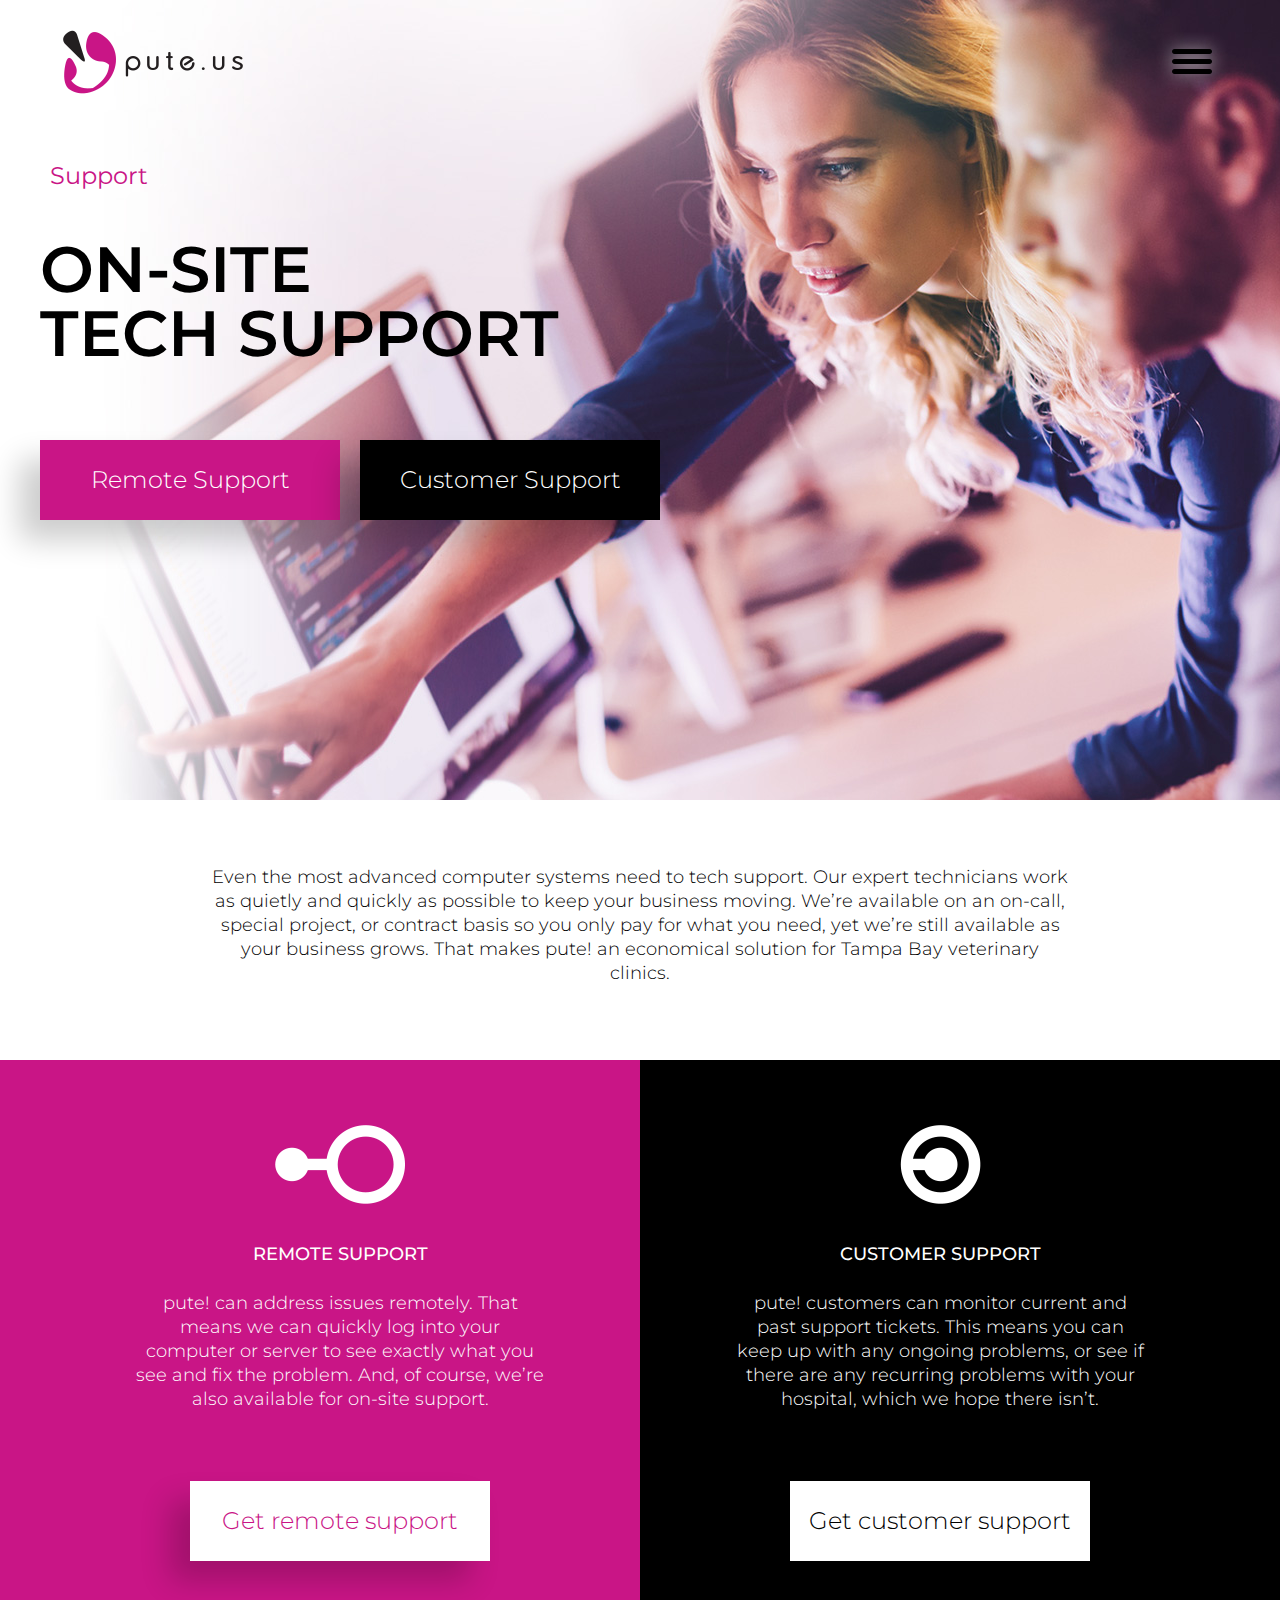
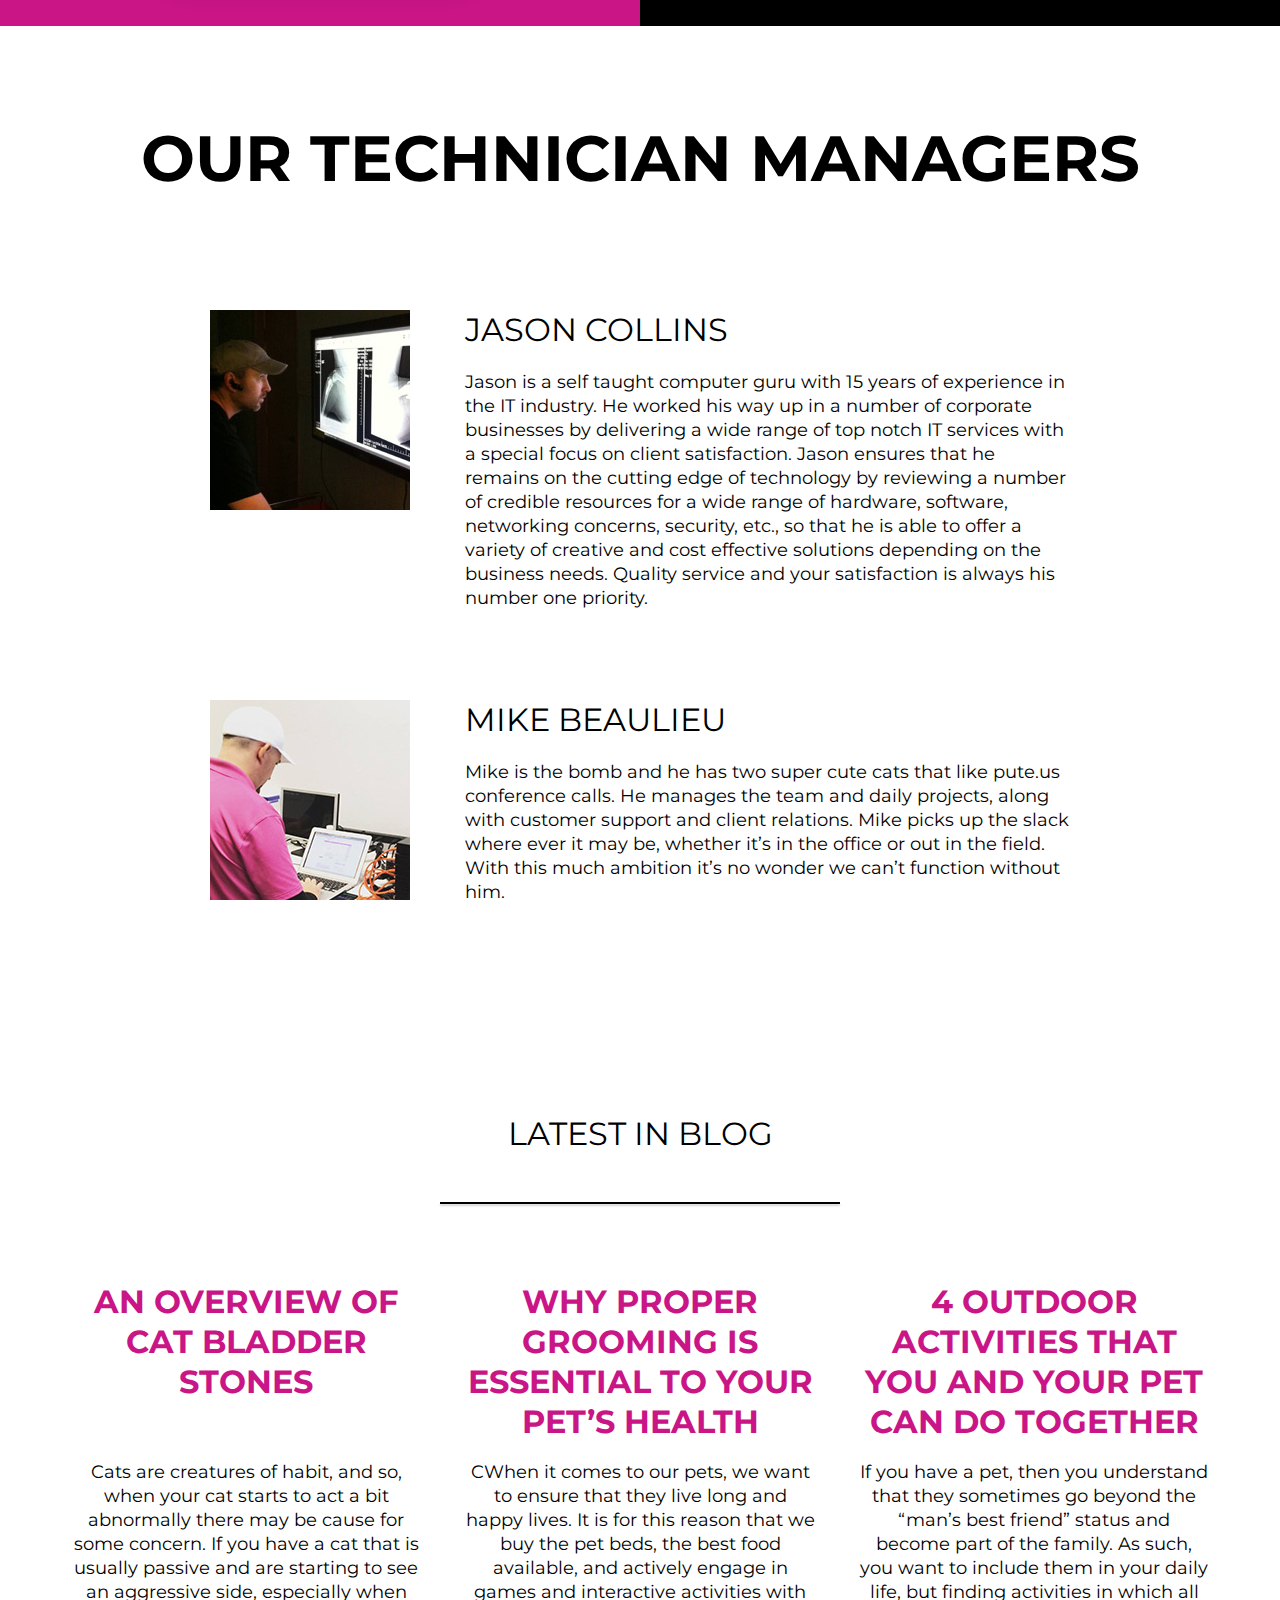
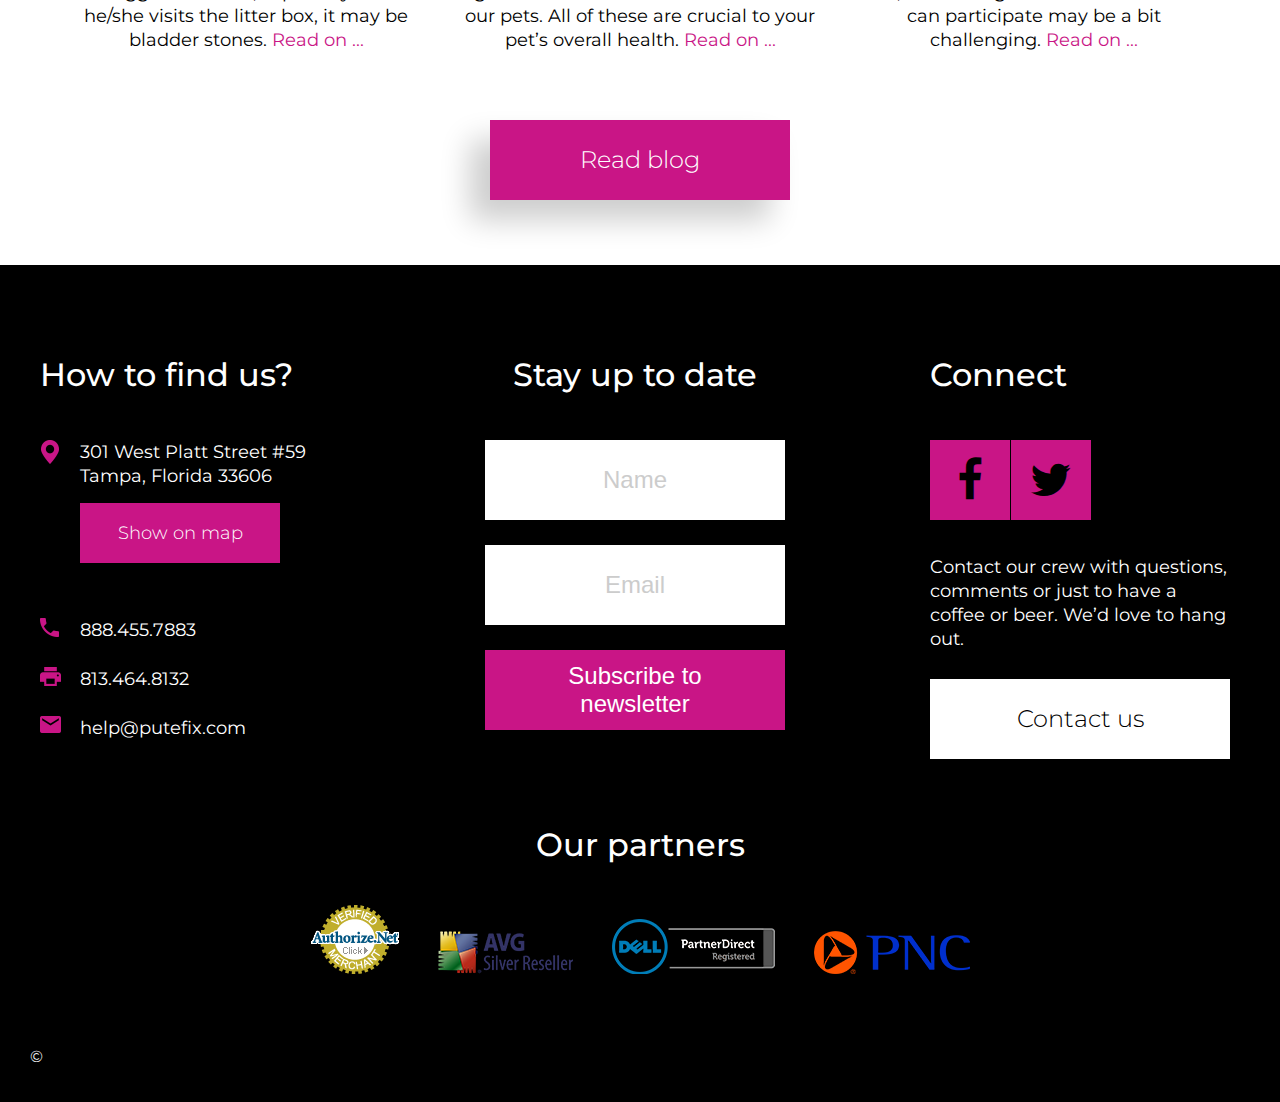
<file: support.html>
<!DOCTYPE html>
<html>
  <head>
    <meta charset="utf-8">
    <meta name="viewport" content="width=device-width, initial-scale=1">
    <title>Puteus | Support</title>

    <link rel="stylesheet" href="css/reset.css">
    <link rel="stylesheet" href="css/style.css">
    <link rel="stylesheet" href="css/font-awesome.css">

    <script type="text/javascript" src="js/main.js"></script>


  </head>
  <body>

    <header class="support-page">
        <nav class="navigation clr" id="nav">
            <div class="logo fl">
                <a href="#"></a>
            </div><!--logo-->

            <div class="menu fr">
                <a href="#"></a>
            </div><!--menu-->
        </nav><!--nav-->


        <div class="wrapper">
          <div class="about-heading">
              <h4>Support</h4>

              <h1>ON-SITE <br>
                  TECH SUPPORT</h1>

          </div><!--about-heading-->

          <div class="header-buttons">
              <div class="sales">
                  <a href="#" class="btn pink">Remote Support</a>
              </div>

              <div class="btn-support">
                  <a href="#" class="btn black">Customer Support</a>
              </div>
          </div> <!--header-buttons-->

        </div> <!--wrapper-->
    </header><!--header-->




    <div class="support-header-content">
      <div class="wrapper">

          <div class="supp-text">
            <p>
              Even the most advanced computer systems need to tech support.
              Our expert technicians work as quietly and quickly as possible to
              keep your business moving. We’re available on an on-call, special project,
              or contract basis so you only pay for what you need, yet we’re still
              available as your business grows. That makes pute! an economical solution
              for Tampa Bay veterinary clinics.
            </p>
          </div>

      </div><!--wrapper-->
    </div><!--support-header-content-->



    <div class="rem-cust-support clr">

        <div class="remote-support bg-pink fl">

            <div class="supp-wrap fr">
                <div class="supp-wrap-top">

                    <img src="images/remote-supp.png" alt="supp logo">

                    <h5>REMOTE SUPPORT</h5>

                    <p>
                      pute! can address issues remotely. That means we can quickly log into
                      your computer or server to see exactly what you see and fix the problem.
                      And, of course, we’re also available for on-site support.
                    </p>

                </div><!--supp wrap top-->

                <div class="supp-btn">
                    <a class="btn white" href="#" style="color: #c91586;">Get remote support</a>
                </div>
            </div><!--supp-wrap-->

        </div><!--remote-support-->



        <div class="customer-supprt bg-black fl">

          <div class="supp-wrap fl">
              <div class="supp-wrap-top">

                  <img src="images/cust-support.png" alt="supp logo">

                  <h5>CUSTOMER SUPPORT</h5>

                  <p>
                    pute! customers can monitor current and past support tickets.
                    This means you can keep up with any ongoing problems, or see if
                    there are any recurring problems with your hospital, which we hope
                    there isn’t.
                  </p>

              </div><!--supp wrap top-->

              <div class="supp-btn">
                  <a class="btn white" href="#">Get customer support</a>
              </div>
          </div><!--supp wrap-->

        </div><!--customer-supprt-->

    </div><!--rem-cust-support-->




    <div class="tech-managers">
      <div class="wrapper">

          <h1>OUR TECHNICIAN MANAGERS</h1>

          <div class="managers-box clr">
              <div class="manager-image fl">
                  <img src="images/jason.jpg" alt="manager pic">
              </div><!--manager image-->

              <div class="manager-info fr">
                  <h3>JASON COLLINS</h3>

                  <p>
                    Jason is a self taught computer guru with 15 years of experience in
                    the IT industry. He worked his way up in a number of corporate
                    businesses by delivering a wide range of top notch IT services with a
                    special focus on client satisfaction. Jason ensures that he remains on
                    the cutting edge of technology by reviewing a number of credible
                    resources for a wide range of hardware, software, networking concerns,
                    security, etc., so that he is able to offer a variety of creative
                    and cost effective solutions depending on the business needs.
                    Quality service and your satisfaction is always his number one priority.
                  </p>
              </div><!--manager info-->
          </div><!--managers box-->


          <div class="managers-box clr">
              <div class="manager-image fl">
                  <img src="images/mike.jpg" alt="manager pic">
              </div><!--manager image-->

              <div class="manager-info fr">
                  <h3>MIKE BEAULIEU</h3>

                  <p>
                    Mike is the bomb and he has two super cute cats that like pute.us
                    conference calls. He manages the team and daily projects, along with
                    customer support and client relations. Mike picks up the slack where
                    ever it may be, whether it’s in the office or out in the field. With
                    this much ambition it’s no wonder we can’t function without him.
                  </p>
              </div><!--manager info-->
          </div><!--managers box-->

      </div><!--wrapper-->
    </div><!--tech managers-->




    <div class="blog">
        <div class="wrapper">

            <div class="blog-title">
              <h2>latest in blog</h2>
            </div><!--blog-title-->

            <div class="h-line">
              <hr class="hr-shadow">
            </div>

            <div class="blog-posts">
                <ul>
                  <li>
                      <div class="blog-title">
                          <h3>AN OVERVIEW OF CAT BLADDER STONES</h3>
                      </div><!--blog-title-->

                      <div class="blog-text">
                          <p>
                            Cats are creatures of habit, and so, when your cat starts to act a bit
                            abnormally there may be cause for some concern. If you have a cat that
                            is usually passive and are starting to see an aggressive side, especially
                            when he/she visits the litter box, it may be bladder stones. <a href="#">Read on ...</a>
                          </p>
                      </div><!--blog-text-->
                  </li>

                  <li>
                      <div class="blog-title">
                          <h3>WHY PROPER GROOMING IS ESSENTIAL TO YOUR PET’S HEALTH</h3>
                      </div><!--blog-title-->

                      <div class="blog-text">
                          <p>
                            CWhen it comes to our pets, we want to ensure that they live long and happy lives.
                            It is for this reason that we buy the pet beds, the best food available, and actively
                            engage in games and interactive activities with our pets. All of these are crucial to
                            your pet’s overall health. <a href="#">Read on ...</a>
                          </p>
                      </div><!--blog-text-->
                  </li>

                  <li>
                      <div class="blog-title">
                          <h3>4 OUTDOOR ACTIVITIES THAT YOU AND YOUR PET CAN DO TOGETHER</h3>
                      </div><!--blog-title-->

                      <div class="blog-text">
                          <p>
                            If you have a pet, then you understand that they sometimes go beyond the “man’s best friend”
                            status and become part of the family. As such, you want to include them in your daily life,
                            but finding activities in which all can participate may be a bit challenging. <a href="#">Read on ...</a>
                          </p>
                      </div><!--blog-text-->
                  </li>
                </ul>

                <div class="read-blog">
                  <a class="btn pink" href="#">Read blog</a>
                </div><!--read-blog-->
            </div><!--blog-posts-->
        </div><!--wrapper-->
    </div><!--blog-->




    <div class="footer">
      <div class="wrapper">

          <div class="footer-top">
              <ul class="clr">
                <li class="contact">
                    <h3>How to find us?</h3>

                    <ul>
                      <li>
                          <p class="location">
                            301 West Platt Street #59 <br>
                            Tampa, Florida 33606

                            <a class="btn pink" href="#">Show on map</a>
                          </p>
                      </li>

                      <li>
                          <p class="phone">888.455.7883</p>
                      </li>

                      <li>
                          <p class="fax">813.464.8132</p>
                      </li>

                      <li>
                          <p class="email"><a href="#">help@putefix.com</a></p>
                      </li>

                    </ul>
                </li><!--contact-->

                <li class="subscribe">
                    <h3>Stay up to date</h3>

                    <input type="text" name="name" placeholder="Name">

                    <input type="text" name="email" placeholder="Email">

                    <button type="submit" name="button">Subscribe to newsletter</button>
                </li><!--subscribe-->

                <li class="connect">
                    <h3>Connect</h3>

                    <a class="socials" href="#">
                        <i class="fa fa-facebook" aria-hidden="true"></i>
                    </a>
                    <a class="socials" href="#">
                        <i class="fa fa-twitter" aria-hidden="true"></i>
                    </a>

                    <p>
                      Contact our crew with questions, comments or just to have a coffee or beer. We’d love to hang out.
                    </p>

                    <a class="btn white" href="#">Contact us</a>
                </li><!--connect-->
              </ul>
          </div><!--footer-top-->

          <div class="footer-bottom">
              <h3>Our partners</h3>

              <ul>
                <li>
                  <a href="#"><img src="images/authorize.png" alt="authorize"></a>
                </li>

                <li>
                  <a href="#"><img src="images/avg.png" alt="avg"></a>
                </li>

                <li>
                  <a href="#"><img src="images/dell.png" alt="dell"></a>
                </li>

                <li>
                  <a href="#"><img src="images/pnc.png" alt="pnc"></a>
                </li>
              </ul>
          </div><!--footer-bottom-->

      </div><!--wrapper-->

      <div class="copyright">
          <p>©</p>
      </div><!--copyright-->

    </div><!--footer-->

  </body>
</html>
</file>
<file: css/style.css>
@import url('https://fonts.googleapis.com/css?family=Montserrat:300,400,500,700');


body {font-family: 'Montserrat', sans-serif; font-size: 16px;}
a {text-decoration: none;}
* {box-sizing: border-box;}
.wrapper {max-width: 1200px; width: 100%; margin: 0 auto;}
.clr {clear: both; content: ''; display: table;}
.fl {float: left;}
.fr {float: right;}
a.btn {display: inline-block; width: 300px; height: 80px; line-height: 80px; text-align: center; color: #fff; font-size: 24px; font-weight: 300; box-shadow: -20px 20px 30px rgba(0,0,0,0.2);}
button.btn {border: none; cursor: pointer; display: inline-block; width: 300px; height: 80px; line-height: 80px; text-align: center; color: #fff; font-size: 24px; font-weight: 300; box-shadow: -20px 20px 30px rgba(0,0,0,0.2);}
a.btn-small {display: inline-block; width: 200px; height: 60px; line-height: 60px; font-size: 18px; text-align: center; font-weight: 300; color: #fff;}
a.btn-plus {position: absolute; display: inline-block; width: 48px; height: 48px; background: url(../images/btn-plus.png) no-repeat center;}
a.pink {background: #c91586;}
a.black {background: #000;}
button.black {background: #000;}
a.white {background: #fff; color: #000;}
.bg-pink {background: #c91586;}
.bg-white {background: #fff;}
.bg-black {background: #000;}


.hr-shadow {box-shadow: 0px 2px 2px #d4d4d4;}
.h-line.black hr {border: 1px solid #000;}
.h-line.center {margin: 0 auto;}

.page-title {font-weight: 300; font-size: 24px; line-height: 32px; color: #c91586;}




/**************HEADER****/

header.home {background: url(../images/home-header.jpg) no-repeat top center; width: 100%; background-size: cover; height: 800px; position: relative;}
nav.navigation {width: 100%; top: 0; position: fixed; z-index: 999999; padding-top: 15px; transition: all .5s;}
nav.navigation .logo {margin-left: 45px; padding-top: 15px;}
nav.navigation .logo a {background: url(../images/logo3.png) no-repeat top center; display: block; width: 216px; height: 75px;}
nav.navigation .menu {margin-right: 50px; padding-top: 15px;}
nav.navigation .menu a {background: url(../images/menu.png) no-repeat top center; display: block; width: 76px; height: 63px;}

header.home .header-title h1 {font-weight: 600; font-size: 64px; text-transform: uppercase; padding-top: 150px; margin-bottom: 320px;}

.header-buttons .sales {display: inline-block; margin-right: 16px;}
.header-buttons .btn-support {display: inline-block;}




/*******************FOOTER*****/

.footer {width: 100%; background: #000; padding: 90px 0 25px 0; color: #fff; }
.footer p { font-weight: 400; line-height: 24px; font-size: 18px;}
.footer h3 {font-size: 32px; line-height: 40px; font-weight: 500; padding-bottom: 45px;}
.footer .footer-top > ul > li {max-width: 300px; width: 100%; float: left; margin-right: 145px;}
.footer .footer-top > ul > li:last-child {margin-right: 0;}

.footer .footer-top > ul > li.contact ul li p.location {padding-left: 40px; background: url(../images/location.png) no-repeat top left;}
.footer .footer-top > ul > li.contact ul li p.location a.btn {margin-top: 15px; width: 200px; height: 60px; font-size: 18px; line-height: 60px; margin-bottom: 30px;}
.footer .footer-top > ul > li.contact ul li p.phone {padding-left: 40px; background: url(../images/tel.png) no-repeat top left;}
.footer .footer-top > ul > li.contact ul li p.fax {padding-left: 40px; background: url(../images/fax.png) no-repeat top left;}
.footer .footer-top > ul > li.contact ul li p.email {padding-left: 40px; background: url(../images/email.png) no-repeat top left;}
.footer .footer-top > ul > li.contact ul li p.email a {color: #fff;}
.footer .footer-top > ul > li.contact ul li p {padding-bottom: 25px;}

.footer .footer-top > ul > li.subscribe h3 {text-align: center;}
.footer .footer-top > ul > li.subscribe input[type="text"] {width: 300px; height: 80px; background: #fff; border: none; margin-bottom: 25px; font-size: 24px; text-align: center;}
.footer .footer-top > ul > li.subscribe input::placeholder {color: #ccc;}
.footer .footer-top > ul > li.subscribe button {background: #c91586; width: 300px; height: 80px; text-align: center; color: #fff; font-size: 24px; font-weight: 400; border: none; padding: 0 30px;}
.footer .footer-top > ul > li.subscribe button:hover {cursor: pointer;}

.footer .footer-top > ul > li.connect a.socials {font-size: 45px; text-align: center; line-height: 80px; display: inline-block; width: 80px; height: 80px; background: #c91586; color: #000; margin-right: -3px; margin-bottom: 35px;}
.footer .footer-top > ul > li.connect p {margin-bottom: 28px;}

.footer .footer-bottom {max-width: 750px; width: 100%; margin: 0 auto;}
.footer .footer-bottom h3 {text-align: center; padding-bottom: 40px; padding-top: 60px; }
.footer .footer-bottom ul {text-align: center;}
.footer .footer-bottom ul li {display: inline-block; margin-right: 35px;}
.footer .footer-bottom ul li:last-child {margin-right: 0;}

.footer .copyright p {font-size: 16px; line-height: 40px; color: #fff; margin-top: 60px; margin-left: 30px;}




/***************HOME****/

/****************VETERINARY****/

#home .veterinary {margin: 0 auto; text-align: center; padding: 70px 0; color: #fff}
#home .veterinary h2 {font-size: 64px; line-height: 64px; font-weight: 500; text-transform: uppercase;}
#home .veterinary h4 {font-size: 32px; line-height: 40px; font-weight: 400; text-transform: uppercase; margin-top: 30px;}
#home .veterinary .hl {margin: 40px 0 35px 0;}
#home .veterinary p {font-weight: 400; padding: 0 180px; font-size: 18px; line-height: 24px; margin-bottom: 80px;}
#home .veterinary .vet-icons ul li {display: inline-block; margin-right: 110px; position: relative;}
#home .veterinary .vet-icons ul li:last-child {margin-right: 0;}
#home .veterinary .vet-icons ul li img {margin-bottom: 40px;}
#home .veterinary .vet-icons ul li h5 {font-weight: 400; font-size: 18px; line-height: 24px; text-transform: uppercase; }
#home .veterinary .vet-icons ul li a.btn-plus {position: absolute; display: inline-block; width: 48px; height: 48px; background: url(../images/btn-plus.png) no-repeat center; left: 0; right: 0; margin: auto; bottom: -95px;}



/*******************PRINTER****/

#home .printer {width: 100%; background: #fff; color: #000; }
#home .printer .printer-left {max-width: 590px; width: 100%; padding-top: 110px;}
#home .printer .printer-left h3 {font-size: 32px; line-height: 40px; font-weight: 400; text-transform: uppercase; margin-bottom: 20px;}
#home .printer .printer-left h2 {font-size: 64px; line-height: 64px; }
.h-line {padding: 40px 0; width: 400px;}
.h-line hr {border: 1px solid #c91586; }
#home .printer .printer-left p {font-size: 18px; line-height: 24px; font-weight: 400; padding-right: 120px; margin-bottom: 80px;}
/*
#home .printer .printer-right {background: url(../images/printer-bg.png) no-repeat center center; width: 790px; height: 799px;}*/

#home .printer {background: #fff url(../images/printer-bg.png) no-repeat center right; height: 799px;}


/*******************SUPPORT****/

.support {width: 100%; background: #000 url(../images/support-bg.png) no-repeat center right; height: 640px; color: #fff;}
.support .support-wrap {position: relative; max-width: 700px; width: 100%; margin: 0 auto; text-align: center; padding-top: 80px;}
.support .support-wrap h2 {font-size: 64px; line-height: 64px; font-weight: 500; text-transform: uppercase;}
.support .support-wrap .h-line {margin: 0 auto;}
.support .support-wrap p {font-size: 18px; line-height: 24px; font-weight: 400; margin-bottom: 80px;}
.support .support-wrap .support-btns a.pink {margin-right: 35px;}
.support .support-wrap .support-logo {position: absolute; left: 0; right: 0; margin: auto; height: 80px; width: 80px; bottom: -272px; background: #fff; padding: 25px; border: 20px solid #000; display: inline-block; border-radius: 100px;}



/****************BLOG***/

.blog {padding: 120px 0 65px 0; width: 100%; background: #fff; color: #000;}
.blog .blog-title {margin: 0 auto; text-align: center;}
.blog .blog-title h2 {font-size: 32px; line-height: 40px; font-weight: 400; text-transform: uppercase;}
.blog .h-line {margin: 0 auto; padding-bottom: 70px;}
.blog .h-line hr {border: 1px solid #000;}
.blog .blog-posts {margin: 0 auto; width: 100%;}



.blog .blog-posts ul {text-align: center;}
.blog .blog-posts ul li {position: relative; display: inline-block; max-width: 350px; width: 100%; height: 370px; box-sizing: border-box; text-align: center; margin-right: 40px; }
.blog .blog-posts ul li:last-child {margin-right: 0;}
.blog .blog-posts ul li .blog-title {position: absolute; top: 0;}
.blog .blog-posts ul li .blog-title h3 {font-size: 32px; line-height: 40px; color: #c91586;}
.blog .blog-posts ul li .blog-text {position: absolute; bottom: 0;}
.blog .blog-posts ul li .blog-text p {font-size: 18px; line-height: 24px; font-weight: 400; }
.blog .blog-posts ul li .blog-text a {color: #c91586;}
.blog .blog-posts .read-blog {margin: 0 auto; width: 300px; margin-top: 65px;}







/*********************ABOUT*****/

header.about {background: url(../images/about-header.jpg) no-repeat top center; width: 100%; background-size: cover; height: 800px; position: relative; padding-top: 160px;}
header.about .about-heading {max-width: 700px; width: 100%;}
.about-heading h4 {font-size: 24px; line-height: 32px; font-weight: 400; color: #c91586; margin-bottom: 45px; margin-left: 10px;}
.about-heading h1 {font-size: 64px; line-height: 64px; font-weight: 600; margin-bottom: 40px;}
header.about .about-heading p {font-size: 24px; line-height: 32px; font-weight: 400;}

#about {width: 100%; background: #fff; color: #000;}

/**************VET HOSPITALS***/

#about .vet-hospitals {width: 100%; padding: 70px 0;}
#about .vet-hospitals .vet-heading {max-width: 990px; width: 100%; text-align: center; margin: 0 auto;}
#about .vet-hospitals .vet-heading h3 {font-size: 32px; line-height: 40px; font-weight: 400; color: #c91586; margin-bottom: 30px;}
#about .vet-hospitals .vet-heading h2 {font-size: 64px; line-height: 64px; font-weight: 500; color: #c91586; margin-bottom: 60px;}
#about .vet-hospitals .vet-heading p {font-size: 18px; line-height: 24px; font-weight: 400; padding: 0 60px;}



/********************VET SERVICES***/

#about .vet-services {width: 100%; padding: 70px 0;}
#about .vet-services ul {width: 100%; text-align: center;}
#about .vet-services ul li {max-width: 280px; width: 100%; height: 400px; box-sizing: border-box; text-align: center; padding: 0 20px; float: left; box-shadow: 0 0 15px #ccc; margin-right: 20px; margin-bottom: 20px;}
#about .vet-services ul li:nth-child(4) {margin-right: 0;}
#about .vet-services ul li .service-logo {height: 180px; box-sizing: border-box; width: 100%; padding-top: 55px;}
#about .vet-services ul li p {font-size: 16px; line-height: 24px; font-weight: 400;}
#about .vet-services ul li.last-li {background: #c91586; }
#about .vet-services ul li.last-li p {color: #fff; margin-bottom: 65px;}
#about .vet-services ul li.last-li a.black {margin-bottom: 30px;}




/******************ABOUT US****/

#about .about-us {padding-top: 70px; max-width: 990px; width: 100%; margin: 0 auto;}
#about .about-us .about-us-headline {width: 100%; text-align: center;}
#about .about-us .about-us-headline h2 {font-size: 64px; line-height: 64px; font-weight: 500; margin-bottom: 75px;}
#about .about-us .about-us-text {width: 100%; text-align: center; padding-bottom: 55px;}
#about .about-us .about-us-text p {font-size: 18px; line-height: 24px; font-weight: 400; padding: 0 30px;}
#about .about-us .pute-us-logos {width: 100%; text-align: center;}
#about .about-us .pute-us-logos ul {width: 100%;}
#about .about-us .pute-us-logos ul li {display: inline-block; margin-right: 100px; position: relative; max-width: 220px; width: 100%; margin-bottom: 30px;}
#about .about-us .pute-us-logos ul li:last-child {margin-right: 0;}
#about .about-us .pute-us-logos ul li .image {position: relative; top: 0; width: 100%; }
#about .about-us .pute-us-logos ul li .pink-circle {position: absolute; width: 20px; height: 20px; background: #c91586; border-radius: 100px; right: 0; left: 0; margin: auto; bottom: -41px;}

#about .about-us-line {width: 100%; border-bottom: 2px solid #c91586;}

#about .about-us.no-padd {padding-top: 0; padding-bottom: 170px;}
#about .about-us .about-bottom {width: 100%; text-align: center;}
#about .about-us ul.ul-about-us {width: 100%; }
#about .about-us ul.ul-about-us li {display: inline-block; width: 220px; height: 210px; margin-right: 100px; text-align: center; vertical-align: top; padding-top: 30px;}
#about .about-us ul.ul-about-us li:last-child {margin-right: 0;}
#about .about-us ul.ul-about-us li span {font-size: 18px; line-height: 24px; font-weight: 500; margin-bottom: 20px; display: block;}
#about .about-us ul.ul-about-us li p {font-size: 16px; line-height: 24px; font-weight: 400;}



/******************COMMENTS***/

#about .comments {width: 100%; background: #c91586; color: #fff; padding: 80px 0;}
#about .comments .comments-headline {text-align: center; width: 100%; margin-bottom: 90px;}
#about .comments .comments-headline h2 {font-size: 64px; line-height: 64px; font-weight: 500;}
#about .comments .comments-text {width: 100%; text-align: center; margin-bottom: 50px;}
#about .comments .comments-text p {padding: 0 80px; font-size: 18px; line-height: 24px; font-weight: 400;}
#about .comments .client {width: 100%; text-align: center;}
#about .comments .client p {font-size: 18px; line-height: 24px; font-weight: 500;}
#about .comments .client p.name {margin-bottom: 30px;}
#about .comments .client a {color: #fff; font-weight: 400; display: inline-block; margin-top: 5px;}






/**************SERVICES****/

#services {width: 100%; background: #fff; color: #000; padding-top: 160px;}
#services .services-heading h4 {font-size: 24px; line-height: 32px; font-weight: 400; color: #c91586; margin-bottom: 55px; margin-left: 10px;}
/*#services .services-list {width: 100%;}
#services .services-list ul {width: 100%; padding-bottom: 150px;}
#services .services-list ul li {position: relative; width: 280px; height: 280px; float: left; background: #c91586; color: #fff; margin-right: 20px;}
#services .services-list ul li:last-child {margin-right: 0;}
#services .services-list ul li .list-top {width: 100%; height: 125px; position: relative; top: 0; text-align: center; padding-top: 25px; box-sizing: border-box;}
#services .services-list ul li .list-top h4 {font-size: 24px; font-weight: 400; margin-bottom: 5px;}
#services .services-list ul li .list-top h3 {font-size: 32px; font-weight: 500; margin-bottom: 5px;}
#services .services-list ul li .list-bottom {position: relative; width: 100%; height: 150px; bottom: 0; text-align: center; box-sizing: border-box; padding-top: 5px;}
#services .services-list ul li .list-bottom a.btn-plus {margin: auto; left: 0; right: 0; bottom: -30px;} */

#services .services-heading h4 {font-size: 24px; line-height: 32px; font-weight: 400; color: #c91586; margin-bottom: 55px; margin-left: 10px;}
.services-list {width: 100%;}
.services-list ul {width: 100%;}
.services-list ul li a {display: block; width: 100%; height: 110px; color: #fff;}
.services-list ul li {overflow: hidden; float: left; max-width: 280px; width: 100%; height: 110px; background: #c91586; color: #fff; margin-right: 20px; margin-bottom: 20px;}
.services-list ul li:nth-child(4n) {margin-right: 0;}
.services-list ul li .ser-list-logo {float: left; width: 90px; height: 110px; text-align: center; line-height: 110px;}
.services-list ul li .ser-list-logo img {vertical-align: middle;}
.services-list ul li .serv-title {float: left; height: 110px; max-width: 190px; width: 100%; display: flex; align-items: center;}
.services-list ul li .serv-title .serv-title-inner h4 {font-weight: 500; font-size: 24px; line-height: 28px;}
.services-list ul li .serv-title .serv-title-inner h5 {font-weight: 300; font-size: 19px; line-height: 24px;}









/************IT SUPPORT***/

#services .it-support {width: 100%;}
#services .it-support .it-support-headline {padding-top: 35px; text-align: center; padding-bottom: 65px;}
#services .it-support .it-support-headline h2 {font-size: 64px; line-height: 64px; font-weight: 500; margin-bottom: 60px;}
#services .it-support .it-support-headline h3 {font-size: 32px; line-height: 40px; font-weight: 400;}
#services .it-support .it-support-headline h3 span {color: #c91586;}

#services .it-support .services-provided { padding-bottom: 50px; margin: 0 auto;}
#services .it-support .services-provided ul {max-width: 1170px; width: 100%; margin: 0 auto;}
#services .it-support .services-provided ul li {padding: 0 5px; text-align: center; float: left; margin-right: 20px; border: 1px solid #b3b3b3; width: 150px; height: 150px; box-sizing: border-box; margin-bottom: 20px; position: relative;}
#services .it-support .services-provided ul li:nth-child(7n) {margin-right: 0;}
#services .it-support .services-provided ul li .img-done {position: relative; height: 40px; width: 100%; box-sizing: border-box; }
#services .it-support .services-provided ul li .img-done img {position: absolute; right: 0; left: 0; margin: auto; top: -7px;}
#services .it-support .services-provided ul li .provided-text {position: relative; height: 100px; width: 100%; box-sizing: border-box;}
#services .it-support .services-provided ul li .provided-text p {font-size: 16px; line-height: 24px; font-weight: 400;}

#services .it-support .it-support-buttons {text-align: center; width: 100%; padding-bottom: 50px;}
#services .it-support .it-support-buttons a.pink {margin-right: 30px;}


/**************SYSTEMS***/

#services .systems {max-width: 600px; width: 100%; margin: 0 auto; padding-bottom: 70px;}
#services .systems .systems-headline {text-align: center; width: 100%; padding-bottom: 30px;}
#services .systems .systems-headline h3 {font-size: 32px; line-height: 40px; font-weight: 400; margin-bottom: 40px;}
#services .systems .systems-headline h3 span {color: #c91586;}
#services .systems .systems-headline p {font-size: 18px; line-height: 24px; font-weight: 400; padding: 0 50px;}
#services .systems .system-logos {width: 100%; text-align: center;}
#services .systems .system-logos ul li {display: inline-block; margin-bottom: 20px; margin-right: 20px;}





/******************CONSULTING****/

#services .consulting {padding: 80px 0; width: 100%; background: #c91586; color: #fff;}
#services .consulting .consulting-headline {width: 100%; text-align: center;}
#services .consulting .consulting-headline h4 {font-size: 32px; line-height: 40px; font-weight: 400; }
#services .consulting .consulting-headline h2 {font-size: 64px; line-height: 64px; font-weight: 500; margin: 30px 0 80px 0;}
#services .consulting .consulting-headline p {font-size: 18px; line-height: 24px; font-weight: 300; padding: 0 150px; text-align: center; margin-bottom: 55px;}
#services .consulting .business-items {width: 100%;}
#services .consulting .business-items h4 {text-align: center; font-size: 32px; line-height: 40px; font-weight: 400; margin-bottom: 45px;}
#services .consulting .business-items .business-items-list {width: 100%;}
#services .consulting .business-items .business-items-list ul li {min-height: 390px; box-shadow: 56px -12px 55px -42px rgba(0,0,0,.3); position: relative; float: left; max-width: 265px; width: 100%; margin-right: 35px; box-sizing: border-box; padding-right: 15px; padding-left: 5px; text-align: left;}
#services .consulting .business-items .business-items-list ul li::after {content: ""; position: absolute; width: 0; height: 0; border-top: 20px solid transparent; border-right: 20px solid transparent; border-bottom: 20px solid transparent; border-left: 20px solid #c91586; left: 100%; top: 30px;}
#services .consulting .business-items .business-items-list ul li:last-child {margin-right: 0; box-shadow: none;}
#services .consulting .business-items .business-items-list ul li .list-headline {width: 100%; height: 110px; box-sizing: border-box; padding-top: 25px;}
#services .consulting .business-items .business-items-list ul li .list-headline h5 {font-size: 18px; line-height: 24px; font-weight: 500;}
#services .consulting .business-items .business-items-list ul li .list-content {width: 100%; box-sizing: border-box;}
#services .consulting .business-items .business-items-list ul li .list-content p {font-size: 18px; font-weight: 300; line-height: 24px;}
#services .consulting .business-content {max-width: 900px; width: 100%; text-align: center; padding-top: 55px; padding-bottom: 65px; margin: auto;}
#services .consulting .business-content p {font-size: 18px; line-height: 24px; font-weight: 300; padding: 0 30px;}
#services .consulting .contact-us-btn {width: 100%; text-align: center;}





/*****************VETSHIELD**/

#services .vetshield {width: 100%; background: #fff; padding-top: 90px; padding-bottom: 125px;}
#services .vetshield .vet-headline {background: #fef500; padding: 40px 0;}
#services .vetshield .vet-headline .headline-bg {background: url(../images/rectangle-vetshield.png) repeat-x; height: 110px; position: relative;}
#services .vetshield .vet-headline .headline-bg .headline {position: absolute; left: 0; right: 0; margin: auto; max-width: 477px; width: 100%; text-align: center; background: #fef500; height: 110px;}
#services .vetshield .vet-headline .headline-bg .headline h2 {font-size: 64px; line-height: 64px; font-weight: 500; text-transform: uppercase; margin-top: -10px; margin-bottom: 25px;}
#services .vetshield .vet-headline .headline-bg .headline h4 {font-size: 32px; line-height: 40px; font-weight: 400; text-transform: uppercase;}

#services .vetshield .guard .guard-wrap {padding-top: 30px; width: 100%;}
#services .vetshield .guard .guard-wrap .guard-left {background: url(../images/knight.png) no-repeat; width: 360px; height: 688px}
#services .vetshield .guard .guard-wrap .guard-right {width: 780px; text-align: center; padding-top: 40px;}
#services .vetshield .guard .guard-wrap .guard-right h3 {font-size: 32px; line-height: 40px; font-weight: 400; margin-bottom: 40px;}
#services .vetshield .guard .guard-wrap .guard-right p {font-size: 18px; line-height: 24px; font-weight: 400; padding: 0 20px;}

#services .vetshield .guard .guard-list {width: 100%; padding-top: 15px; margin-bottom: 75px; height: 420px; box-shadow: 0px -10px 49px -23px rgba(0,0,0,.8);}
#services .vetshield .guard .guard-list ul {width: 100%; margin-left: 20px;}
#services .vetshield .guard .guard-list ul li {max-width: 280px; width: 100%; height: 400px; box-sizing: border-box; text-align: center; padding: 0 20px; float: left; box-shadow: 0 0 15px #ccc; margin-right: 20px;}
#services .vetshield .guard .guard-list ul li:last-child {margin-right: 0;}
#services .vetshield .guard .guard-list ul li .guard-li-top {height: 180px; box-sizing: border-box; padding-top: 40px; text-align: center;}
#services .vetshield .guard .guard-list ul li .guard-li-top h3 {font-size: 24px; line-height: 30px; font-weight: 500; color: #c91586;}
#services .vetshield .guard .guard-list ul li .guard-li-bottom p {font-size: 16px; line-height: 24px; font-weight: 400; }
#services .vetshield .guard .guard-contact {text-align: center; margin-bottom: 60px; width: 100%;}

#services .vetshield .backup {text-align: center;}
#services .vetshield .backup .vault-logo {margin-top: 30px; margin-bottom: 20px;}
#services .vetshield .backup .backup-content {max-width: 900px; width: 100%; margin: 0 auto; padding-bottom: 75px;}
#services .vetshield .backup .backup-content h4 {font-size: 32px; line-height: 40px; font-weight: 400; margin-bottom: 20px; color: #c91586;}
#services .vetshield .backup .backup-content p {font-size: 18px; line-height: 24px; font-weight: 400;}

#services .vetshield .how-works {text-align: center;}
#services .vetshield .how-works h4 {font-size: 32px; line-height: 40px; font-weight: 400; margin-bottom: 60px;}
#services .vetshield .how-works ul {width: 100%; margin-bottom: 60px;}
#services .vetshield .how-works ul li {max-width: 280px; width: 100%; text-align: center; display: inline-block; vertical-align: top; margin-right: 145px;}
#services .vetshield .how-works ul li:last-child {margin-right: 0;}
#services .vetshield .how-works ul li .monitor {padding-bottom: 30px;}
#services .vetshield .how-works ul li .content h5 {margin-bottom: 20px; font-size: 24px; line-height: 40px; font-weight: 600; color: #c91586;}
#services .vetshield .how-works ul li .content p {font-size: 16px; line-height: 24px; font-weight: 400;}
#services .vetshield .how-works h4 span {color: #c91586;}
#services .vetshield .how-works h4 span span.inner-span {font-weight: 600;}





/********************SUPPORT PAGE***/

header.support-page {background: url(../images/support-header.jpg) no-repeat top center; width: 100%; background-size: cover; height: 800px; position: relative; padding-top: 160px;}
header.support-page .header-buttons {margin-top: 75px;}

.support-header-content {padding: 65px 0 75px 0; width: 100%; background: #fff;}
.support-header-content .supp-text {width: 890px; margin: 0 auto; text-align: center;}
.support-header-content .supp-text p {font-size: 18px; line-height: 24px; font-weight: 300; padding: 0 15px;}

.rem-cust-support {width: 100%;}
.rem-cust-support .remote-support,
.rem-cust-support .customer-supprt {width: 50%; padding: 65px 0; min-height: 500px; color: #fff;}

.rem-cust-support .supp-wrap {text-align: center; max-width: 600px; width: 100%; box-sizing: border-box; padding: 0 80px;}
.rem-cust-support .supp-wrap h5 {margin: 35px 0 25px 0; font-size: 18px; line-height: 24px; font-weight: 500;}
.rem-cust-support .supp-wrap p {font-size: 18px; line-height: 24px; font-weight: 300; margin-bottom: 70px; padding: 0 14px;}






/**********************TECH MANAGERS***/

.tech-managers {width: 100%; background: #fff; padding: 100px 0 0 0;}
.tech-managers h1 {font-size: 64px; line-height: 64px; text-align: center; margin-bottom: 120px;}
.tech-managers .managers-box {max-width: 860px; width: 100%; box-sizing: border-box; margin: 0 auto;}
.tech-managers .managers-box .manager-info {max-width: 605px; width: 100%; margin-bottom: 90px;}
.tech-managers .managers-box .manager-info h3 {font-size: 32px; line-height: 40px; font-weight: 400; margin-bottom: 20px;}
.tech-managers .managers-box .manager-info p {font-size: 18px; line-height: 24px; font-weight: 400;}





/****************CONTACT***/

.contact-section {padding: 165px 0 80px 0;}
.contact-section h4 {font-size: 24px; line-height: 32px; font-weight: 400; color: #c91586; margin-left: 10px; margin-bottom: 30px;}
.contact-section .contact-crew {padding: 0 150px; box-sizing: border-box; width: 100%; text-align: center;}
.contact-section .contact-crew .contact-headline {max-width: 700px; width: 100%; margin: 0 auto; margin-bottom: 20px;}
.contact-section .contact-crew .contact-headline h2 {font-size: 64px; line-height: 64px; font-weight: 500; margin-bottom: 65px;}
.contact-section .contact-crew .contact-headline p {font-size: 24px; line-height: 32px; font-weight: 400;}
.contact-section .contact-crew .contact-form {padding-top: 45px; max-width: 885px; width: 100%; position: relative; margin: 0 auto; height: 770px; box-sizing: border-box;}
.contact-section .contact-crew .contact-form::before {content: ""; position: absolute; right: 100%; background: url(../images/bracket-open.png) no-repeat center center; max-width: 150px; width: 100%; height: 638px; top: 0;}
.contact-section .contact-crew .contact-form::after {content: ""; position: absolute; left: 100%; background: url(../images/bracket-close.png) no-repeat center center; max-width: 150px; width: 100%; height: 638px; top: 0;}
.contact-section .contact-crew .contact-form form {width: 95%; margin: 0 auto; }
.contact-section .contact-crew .contact-form form ul li {box-sizing: border-box; margin-bottom: 15px; display: block;}
.contact-section .contact-crew .contact-form form ul li span {display: inline-block; box-sizing: border-box;}
.contact-section .contact-crew .contact-form form ul li span.double {width: 48%; margin-right: 29px;}
.contact-section .contact-crew .contact-form form ul li span.double:last-child {margin-right: 0;}
.contact-section .contact-crew .contact-form form ul li span.facility {width: 100%;}
.contact-section .contact-crew .contact-form form ul li span.textarea {width: 100%;}
.contact-section .contact-crew .contact-form form ul li span.textarea textarea {width: 100%; resize: none;}
.contact-section .contact-crew .contact-form form ul li span input {color: #777; box-shadow: 0 0 15px #ccc; border: none; width: 100%; height: 80px; padding: 0 30px; box-sizing: border-box; font-size: 24px; line-height: 24px;}
.contact-section .contact-crew .contact-form form ul li span textarea {color: #777; box-shadow: 0 0 15px #ccc; border: none; height: 240px; box-sizing: border-box; padding: 30px 30px; font-size: 24px; line-height: 24px;}
.contact-section .contact-crew .contact-form form ul li span input::placeholder,
.contact-section .contact-crew .contact-form form ul li span textarea::placeholder {color: #d7d7d7;}
.contact-section .contact-crew .contact-form form ul li.li-btn {margin-top: 70px;}

.contact-phone {background: #c91586; color: #fff; padding: 40px 0 50px 0; text-align: center;}
.contact-phone h5 {font-size: 32px; line-height: 40px; font-weight: 300; margin-bottom: 20px;}
.contact-phone h2 {font-size: 64px; line-height: 64px; font-weight: 500;}
.contact-map {width: 100%; height: 365px;}






/***************BLOG 01 MAIN**/

header.blog-main-header {padding-top: 160px;}
header.blog-main-header h4 {font-size: 24px; line-height: 32px; font-weight: 400; color: #c91586; margin-left: 10px; margin-bottom: 30px;}
header.blog-main-header .blog-header-img {width: 100%;}
header.blog-main-header .blog-header-img img {width: 100%;}

.cat-overview {padding-top: 40px; padding-bottom: 40px; width: 100%;}
.cat-overview .wrapper {overflow: hidden;}
.cat-overview h2 {font-size: 64px; line-height: 64px; font-weight: 600; margin-bottom: 10px;}
.cat-overview span {display: block; font-size: 18px; line-height: 40px; margin-bottom: 35px; color: #c91586;}
.cat-overview p.cats-info {font-size: 24px; line-height: 32px; font-weight: 400; margin-bottom: 30px;}

.read-on {max-width: 590px; width: 100%; height: 60px; border-top: 1px solid #c91586; padding-top: 20px;}
.read-on a {font-size: 24px; line-height: 40px; color: #c91586;}

.blog-boxes {padding-bottom: 100px;}
.blog-boxes .boxes-list ul li {position: relative; max-width: 580px; width: 100%; height: 690px; float: left; margin-bottom: 30px; margin-right: 35px;}
.blog-boxes .boxes-list ul li:nth-child(2n) {margin-right: 0;}
.blog-boxes .boxes-list ul li .box-top .box-img {width: 100%; margin-bottom: 35px;}
.blog-boxes .boxes-list ul li .box-top .box-img img {width: 100%;}
.blog-boxes .boxes-list ul li .box-top .box-content h3 {font-size: 32px; line-height: 40px; font-weight: 600; margin-bottom: 20px;}
.blog-boxes .boxes-list ul li .box-top .box-content p {font-size: 18px; line-height: 24px;}
.blog-boxes .boxes-list ul li .read-on {position: absolute; bottom: 0;}

.blog-boxes .box-pages {text-align: center; padding-top: 70px;}
.blog-boxes .box-pages ul li {display: inline-block; color: #c9c9c9;}
.blog-boxes .box-pages ul li a {color: #c9c9c9; font-size: 18px; line-height: 24px; padding: 3px 5px;}
.blog-boxes .box-pages ul li a.page-active {color: #000;}
.blog-boxes .box-pages ul li.page-arrow {vertical-align: middle;}
.blog-boxes .box-pages ul li.page-arrow a {font-size: 35px;}
.blog-boxes .box-pages ul li.page-numbers {padding: 0 30px; vertical-align: middle;}
.blog-boxes .box-pages ul li.page-numbers a {margin: 0 3px;}





/***************BLOG 02 SINGLE**/

.cat-overview .share-socials {max-width: 150px; width: 100%; height: 590px; text-align: center; border-right: 1px solid #c91586; margin-right: 35px;}
.cat-overview .share-socials p {font-size: 16px; line-height: 40px;}
.cat-overview .share-socials .blog-socials a.socials {font-size: 24px; text-align: center; line-height: 40px; display: inline-block; width: 40px; height: 40px; background: #c91586; color: #fff; margin-right: -2px;}

.cat-overview-wrap {max-width: 850px; width: 100%;}
.cat-overview-wrap p {font-size: 18px; line-height: 24px; margin-bottom: 25px; padding-right: 50px;}

.cat-overview-wrap .prev-next {width: 100%; margin-top: 100px;}
.cat-overview-wrap .prev-next .prev-next-box {max-width: 320px; width: 100%; }
.cat-overview-wrap .prev-next .prev-next-box a {font-size: 24px; line-height: 40px; color: #c91586; text-transform: uppercase; margin-bottom: 25px; display: inline-block;}
.cat-overview-wrap .prev-next .prev-next-box h3 {font-size: 32px; line-height: 40px;}






/**********PRINTER PROGRAM**/
.printer-program {padding: 80px 0; background: #c91586; color: #fff;}
.printer-program h2 {font-size: 64px; line-height: 64px; font-weight: 500; text-align: center; text-transform: uppercase;}
.printer-program .printer-img {width: 100%;}
.printer-img .pr-img {width: 50%; float: left;}
.printer-img .pr-img img {width: 100%; position: relative; top: -40px;}
.printer-img .printer-text {width: 50%; float: left;  display: flex; align-items: center; height: 500px;}
.printer-img .printer-text .printer-text-inner p {margin-bottom: 50px; font-weight: 300; font-size: 19px; line-height: 24px; padding-right: 100px;}
.black-line {max-width: 400px; width: 100%; height: 2px; background: #000;}

.printer-checklist {width: 100%;}
.printer-checklist ul {width: 50%; padding: 0 60px;}
.printer-checklist ul li {padding-left: 55px; position: relative; font-weight: 300; font-size: 24px; line-height: 24px; margin-bottom: 15px;}
.printer-checklist ul li span {font-size: 19px;}
.printer-checklist ul li::before {content: ''; position: absolute; background: url(../images/done.png) no-repeat center center;
width: 36px; height: 27px; left: 0; top: -5px;}

.printer-program .printer-btns {text-align: center; margin-top: 70px;}
.printer-program .printer-btns a.btn.black {margin-right: 20px;}




/*************TELEPHONY**/
.telephony {padding: 80px 0 100px; background: #000; color: #fff;}
.tele-bg {background: url(../images/tele-bg.png) no-repeat center center; width: 1180px; height: 782px;}
.telephony h2 {font-size: 64px; line-height: 64px; font-weight: 500; text-align: center; text-transform: uppercase; margin-bottom: 60px;}
.tele-content .tele-txt {max-width: 800px; width: 100%; margin: 0 auto;}
.tele-content .tele-txt p {margin-bottom: 90px; text-align: center; font-weight: 300; font-size: 19px; line-height: 24px;}
.tele-content .white-line {max-width: 400px; width: 100%; height: 2px; background: #fff; margin: 0 auto;}
.tele-content .tele-checklist {margin-top: 50px; margin-bottom: 80px;}
.tele-checklist {width: 100%;}
.tele-checklist ul {width: 50%; padding: 0 60px; float: left;}
.tele-checklist ul li {padding-left: 55px; position: relative; font-weight: 300; font-size: 24px; line-height: 24px; margin-bottom: 15px;}
.tele-checklist ul li span {font-size: 19px;}
.tele-checklist ul li::before {content: ''; position: absolute; background: url(../images/done.png) no-repeat center center;
width: 36px; height: 27px; left: 0; top: -5px;}
.tele-content .tele-contact {text-align: center;}
.tele-content .tele-contact p.p-more {font-weight: 300; font-size: 32px; line-height: 40px; margin-bottom: 65px;}
.tele-content .tele-contact p.cont-us {font-weight: 300; font-size: 19px; line-height: 24px; margin-bottom: 35px;}





/**************SECURITY CAMERAS****/
.sec-cameras {background: #fff; color: #000; padding: 80px 0 125px;}
.sec-cameras h2 {font-size: 64px; line-height: 64px; font-weight: 500; text-align: center; text-transform: uppercase; margin-bottom: 60px;}
.sec-cam-cont .cam-info {max-width: 880px; width: 100%; text-align: center; margin: 0 auto; margin-bottom: 60px; }
.sec-cam-cont .cam-info p {font-weight: 300; font-size: 19px; line-height: 24px;}
.cam-list-img .cam-list,
.cam-list-img .cam-img {width: 50%; float: left;}
.cam-list-img .cam-list {padding-top: 40px;}
.cam-list-img .cam-list ul {width: 100%; padding: 0 60px; float: left;}
.cam-list-img .cam-list ul li {padding-left: 55px; position: relative; font-weight: 300; font-size: 24px; line-height: 24px; margin-bottom: 15px;}
.cam-list-img .cam-list ul li::before {content: ''; position: absolute; background: url(../images/done.png) no-repeat center center;
width: 36px; height: 27px; left: 0; top: -5px;}
.cam-list-img .cam-img {background: url(../images/cam-bg.png) no-repeat center center; width: 571px; height: 400px;}
.sec-cam-cont .sec-cam-contact {text-align: center; margin-top: 100px;}
.sec-cam-cont .sec-cam-contact p {font-weight: 300; font-size: 19px; line-height: 24px; margin-bottom: 35px;}








/****************REMOTE SUPPORT***/
.remote-support {padding: 165px 0 250px;}
.remote-support h2 {font-weight: 300; font-size: 24px; line-height: 32px; color: #c91586; margin-bottom: 50px;}
.ticket-chat {text-align: center;}
.ticket-chat .tick-ch-box {display: inline-block; vertical-align: top; text-align: center; width: 280px; height: 280px; background: #c91586; color: #fff;}
.ticket-chat a {color: #fff; display: block; height: 100%;}
.ticket-chat .tick-ch-box .tick-ch-inner {padding: 40px;}
.ticket-chat .tick-ch-box.marg {margin-right: 20px;}
.ticket-chat .tick-ch-box .tick-ch-inner h3 {font-weight: 500; font-size: 32px; line-height: 32px; margin-bottom: 30px;}
.remote-support .black-line {margin: auto; margin-top: 125px; margin-bottom: 80px;}

.report-problem h2 {font-weight: 500; font-size: 64px; line-height: 64px; margin-bottom: 65px; color: #000; text-align: center;}
.report-problem p {font-weight: 300; font-size: 24px; line-height: 32px; max-width: 630px; width: 100%; text-align: center; margin: 0 auto; margin-bottom: 30px;}
.report-problem p a {color: #c91586;}

.report-form {max-width: 825px; width: 100%; margin: 0 auto; margin-bottom: 20px;}
.report-form ul {width: 100%;}
.report-form ul li {width: 100%; margin-bottom: 20px;}
.report-form ul li:last-child {margin-bottom: 0;}
input[type='number'] {-moz-appearance: textfield;}
input::-webkit-outer-spin-button,
input::-webkit-inner-spin-button {-webkit-appearance: none;}
.report-form ul li input,
textarea {box-shadow: 0 0 15px #ccc; border: none; padding: 30px; font-size: 24px; color: #555;}
.report-form ul li textarea {resize: none; width: 100%;}
.report-form ul li input::placeholder {color: #c9c9c9; font-weight: 300; font-size: 24px;}
.report-form ul li textarea::placeholder {font-family: 'Montserrat'; color: #c9c9c9; font-weight: 300; font-size: 24px;}
.report-form ul li input {height: 80px; width: 49%;}
.report-form ul li input[placeholder="Facility"] {width: 100%;}

.remote-support .screenshot-btn {text-align: center; margin-bottom: 60px;}
.remote-support .screenshot-btn button {max-width: 400px; width: 100%; position: relative;}
.remote-support .screenshot-btn button::before {content: ''; position: absolute; background: url(../images/plus.png) no-repeat center center;
width: 28px; height: 28px; left: 25px; top: 25px;}

.send-problem {text-align: center;}
.send-problem button {vertical-align: top;}
.not-robot {background: #f9f9f9; max-width: 300px; width: 100%; height: 75px; border: 1px solid #d3d3d3; border-radius: 2px; display: inline-block; margin-right: 60px;}
.not-robot .not-robot-inner {display: inline-block; vertical-align: top;}
.not-robot .not-robot-inner.robot-right {text-align: right; width: 40%;}
.not-robot-inner.robot-left {line-height: 75px; width: 55%; text-align: left; padding-left: 10px;}
.not-robot-inner.robot-left input[type="checkbox"] {display: none;}
.not-robot-inner.robot-left input[type="checkbox"] + label {position: relative; padding-left: 40px; cursor: pointer;}
.not-robot-inner.robot-left input[type="checkbox"] + label::before {content: ''; position: absolute; width: 28px; height: 28px; border: 2px solid #c1c1c1; border-radius: 2px;
left: 0; top: -8px;}
.not-robot-inner.robot-left input[type="checkbox"]:checked + label::before {content: '\2714'; font-size: 24px; line-height: 28px; text-align: center;}





/************REMOTE SUPPORT MODAL**/
.remote-support .modal {display: block; position: fixed; left: 0; top: 0; width: 100%; height: 100%; z-index: 999; overflow: auto;
background-color: rgba(255,255,255,.7);}
.remote-support .modal .modal-content {max-width: 480px; width: 100%; min-height: 550px; background: #fff; text-align: center;
box-shadow: 0 0 25px rgba(0,0,0,.4); position: relative; padding: 35px 55px; top: 380px; margin: auto;}
.remote-support .modal .modal-content span.modal-close {position: absolute; width: 22px; height: 22px; right: 5px; top: 5px; cursor: pointer;
background: url(../images/modal-close.png) no-repeat center center;}
.remote-support .modal .modal-content h3 {font-weight: 500; font-size: 24px; line-height: 30px; color: #c91586; margin-bottom: 35px;}
.remote-support .modal .modal-content p {font-weight: 300; font-size: 16px; line-height: 24px; text-align: center; margin-bottom: 60px;}
span.pute-icon {background: url(../images/pute-icon.png) no-repeat center center; width: 21px; height: 25px; display: inline-block; vertical-align: sub;}




/*********APPLY***/
.apply {padding: 160px 0 200px;}
.apply h2 {margin-bottom: 35px;}
.apply .join {width: 100%; }
.apply .join h1 {font-weight: 500; font-size: 64px; line-height: 64px; margin-bottom: 65px; text-align: center;}
.apply .join p {font-weight: 300; font-size: 24px; line-height: 32px; text-align: center; max-width: 580px; width: 100%; margin: 0 auto; margin-bottom: 55px;}
.apply .join .join-form {max-width: 825px; width: 100%; margin: 0 auto; margin-bottom: 50px;}
.join-form form {width: 100%;}
.join-form form ul {width: 100%;}
.join-form form ul li {width: 100%; margin-bottom: 17px;}
.join-form form ul li:last-child {margin-bottom: 0;}
.join-form form ul li input {box-shadow: 0 0 15px #ccc; border: none; padding: 30px; font-size: 24px; color: #555;}
.join-form form ul li input::placeholder {color: #c9c9c9; font-weight: 300; font-size: 24px;}
.join-form form ul li input {height: 80px; width: 49%;}
.apply .join .resume-btn {text-align: center; margin-bottom: 50px;}
.apply .join .resume-btn button {max-width: 400px; width: 100%;}




/*************ORDER TONER****/
.join-form select {box-shadow: 0 0 15px #ccc; border: none; padding: 25px 0 25px 30px;-webkit-appearance: none; font-size: 24px; color: #555; width: 100%; height: 80px; font-weight: 300;}
.join-form select option {color: #555; font-weight: 300; font-size: 24px;}
.join-form select option:disabled {color: #c9c9c9;}
.join-form form ul li.select-arr {position: relative;}
.join-form form ul li.select-arr::after {position: absolute; content: ''; width: 20px; height: 11px; background: url(../images/select-arr-down.png) no-repeat center center;
right: 35px; bottom: 30px;}
.add-printer {margin-top: 35px; display: flex; align-items: center;}
a.add-printer-btn {margin-right: 15px; width: 50px; height: 50px; background: url(../images/add-printer-btn.png) no-repeat center center; background-color: #000; display: inline-block;}
.add-printer span a {font-weight: 300; font-size: 24px; line-height: 32px; color: #000;}





/*******ORDER SELECTION****/
.pick-col-col {margin-bottom: 25px;}
.pick-col-col .pick-col-wrap {min-width: 245px; display: inline-block;}
.pick-col-col .pick-col-wrap.marg {margin-right: 40px;}
.pick-col-wrap input[type="number"] {display: inline-block; width: 60px; height: 60px; float: right; padding: 0 8px; text-align: center;}
/* .pick-col-wrap input[type="checkbox"] {display: inline-block; width: 50px; height: 50px; box-shadow: none;} */
.join-form form ul li.order-pick {margin: 35px 0;}
.pick-col-wrap label {font-size: 24px; position: relative; bottom: 10px;}
.pick-col-wrap input[type="checkbox"] {display: none;}
.pick-col-wrap input[type="checkbox"]+label {margin-right: 10px;}
.pick-col-wrap input[type="checkbox"]+label::before {transition: all .1s ease; content: ''; position: relative; top: 15px; display: inline-block; width: 48px; height: 48px; border: 1px solid #a6a6a6; background-color: #e7e7e7; margin-right: 10px;}
.pick-col-wrap input[type="checkbox"]:checked+label::before {background: #e7e7e7 url(../images/done.png) no-repeat center center;}
.pick-col-wrap input[type="checkbox"]+label:hover {cursor: pointer;}





/************ AAHA TOP */
#aaha-top {width: 100%; height: 800px; background: url(../images/aaha-top-bg.jpg) no-repeat center center; background-size: cover;}
#aaha-top .wrapper {height: 100%; display: flex; align-items: center; padding-top: 100px;}
.aaha-top-content {max-width: 600px; width: 100%; padding: 0 20px;}
.aaha-logo {max-width: 285px; width: 100%; margin-bottom: 55px;}
.aaha-logo img {width: 100%;}
.aaha-content-txt {margin-bottom: 70px;}
.aaha-content-txt p {font-weight: 300; font-size: 24px; line-height: 32px;}



/********* AAHA CONTENT **/
#aaha-content {width: 100%; padding: 60px 0 110px;}
.aaha-cont-txt {margin: 0 auto; max-width: 900px; width: 100%; padding: 0 20px; margin-bottom: 75px;}
.aaha-cont-txt p {font-size: 19px; line-height: 24px; text-align: center;}

.aaha-cont-more {width: 100%; margin-bottom: 100px;}
.aaha-cont-more > ul {display: flex; justify-content: center;}
.aaha-cont-more > ul > li {max-width: 400px; width: 100%; height: 700px; padding: 35px 50px; color: #fff; position: relative;}
.aaha-cont-more > ul > li:nth-child(1) {background: #c91586;}
.aaha-cont-more > ul > li:nth-child(2) {background: #6e6e6e;}
.aaha-cont-more > ul > li:nth-child(3) {background: #000000;}

.aaha-top-img {text-align: center; margin-bottom: 15px;}
.aaha-top-title {text-align: center; margin-bottom: 35px;}
.aaha-top-title h3 {font-size: 32px; line-height: 40px; font-weight: 500;}
.aaha-top-title h3 span {text-transform: uppercase;}
.aaha-more-list p {position: relative; padding-left: 15px; font-size: 19px; line-height: 24px; margin-bottom: 15px; font-weight: 300;}
.aaha-more-list p::before {
    content: '';
    position: absolute;
    background: url(../images/done.png) no-repeat center center;
    width: 36px;
    height: 27px;
    left: -25px;
    top: -5px;}
.aaha-more-btn {position: absolute; bottom: 35px;}
.aaha-more-btn a.txt-pink {color: #c91586;}

.aaha-cont-bottom {max-width: 950px; padding: 0 20px; text-align: center; margin: 0 auto;}
.aaha-cont-bottom h3 {color: #c91586; font-size: 32px; line-height: 40px; font-weight: 300; margin-bottom: 20px;}
.aaha-cont-bottom h3 span {font-weight: 600;}
.aaha-cont-bottom p {font-size: 19px; line-height: 24px; margin-bottom: 25px;}
.aaha-cont-bottom p.truly-amazing {font-size: 32px; line-height: 40px;}
</file>
